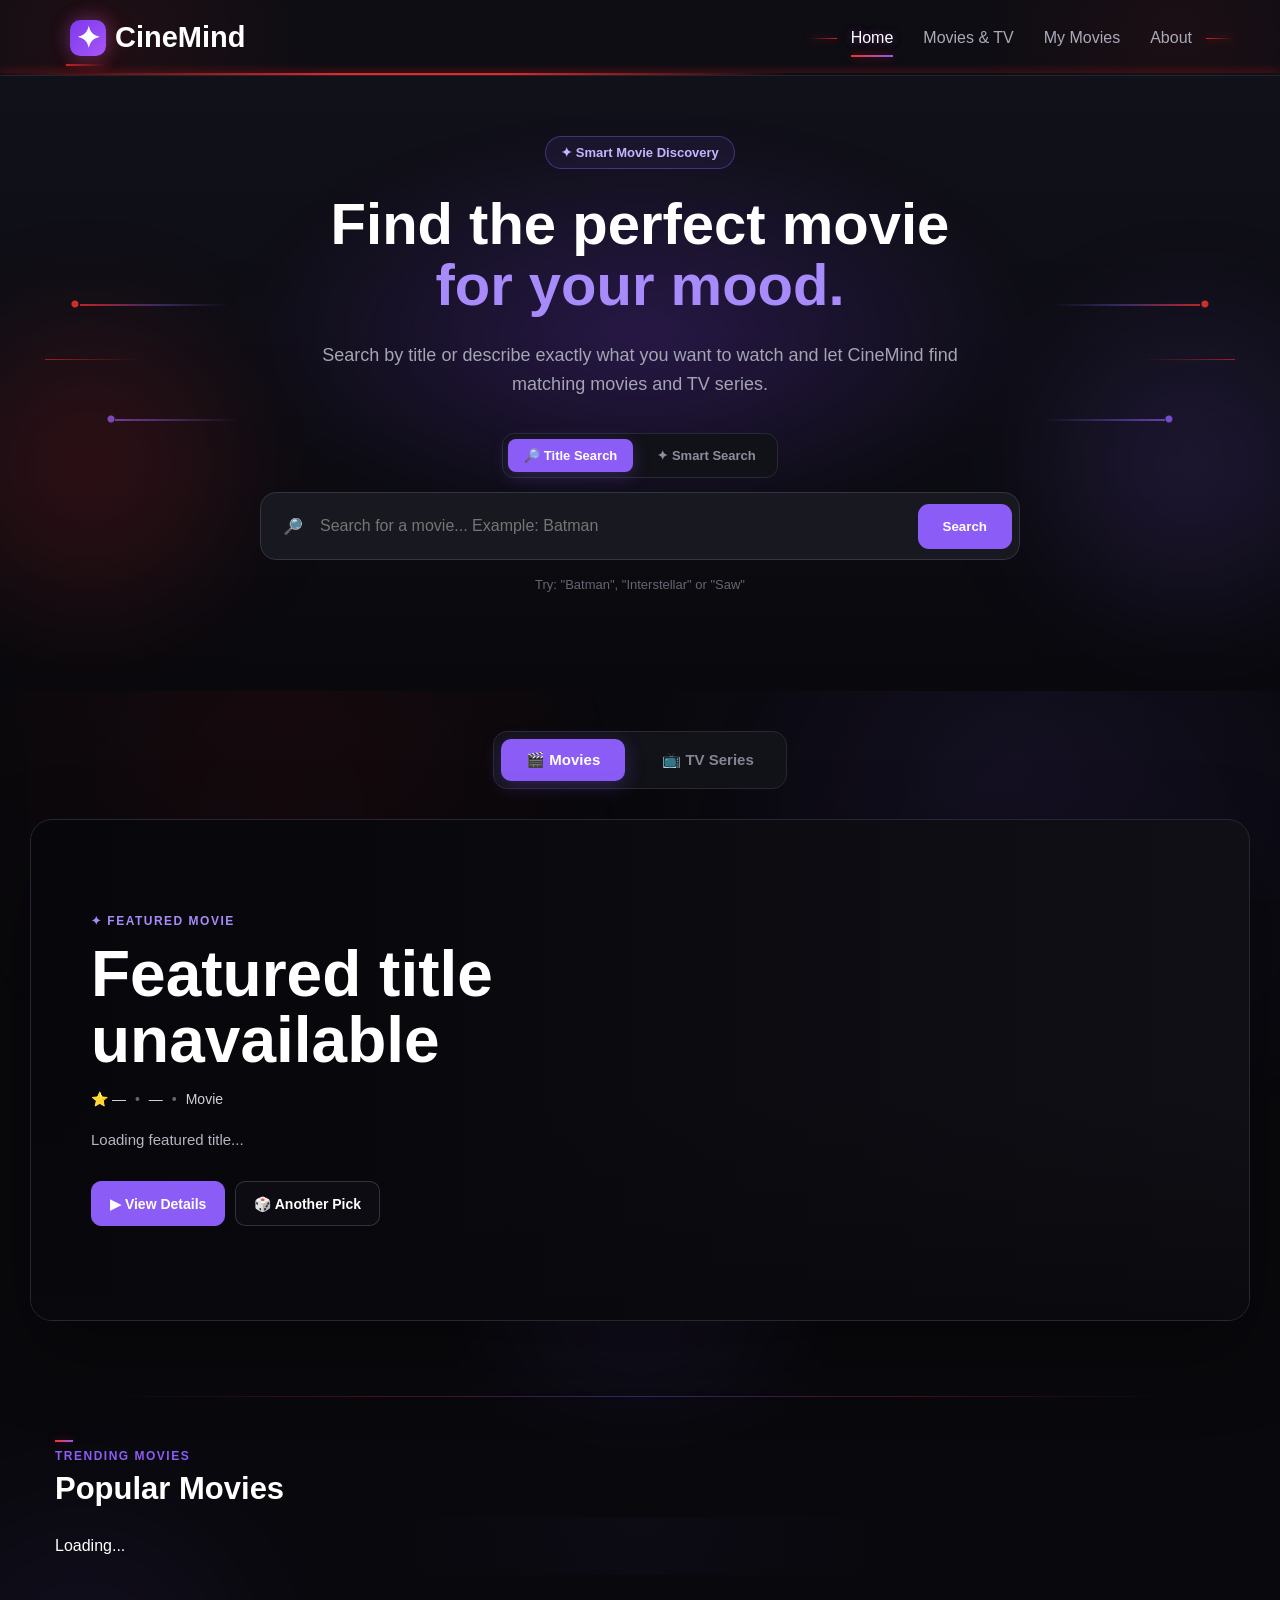
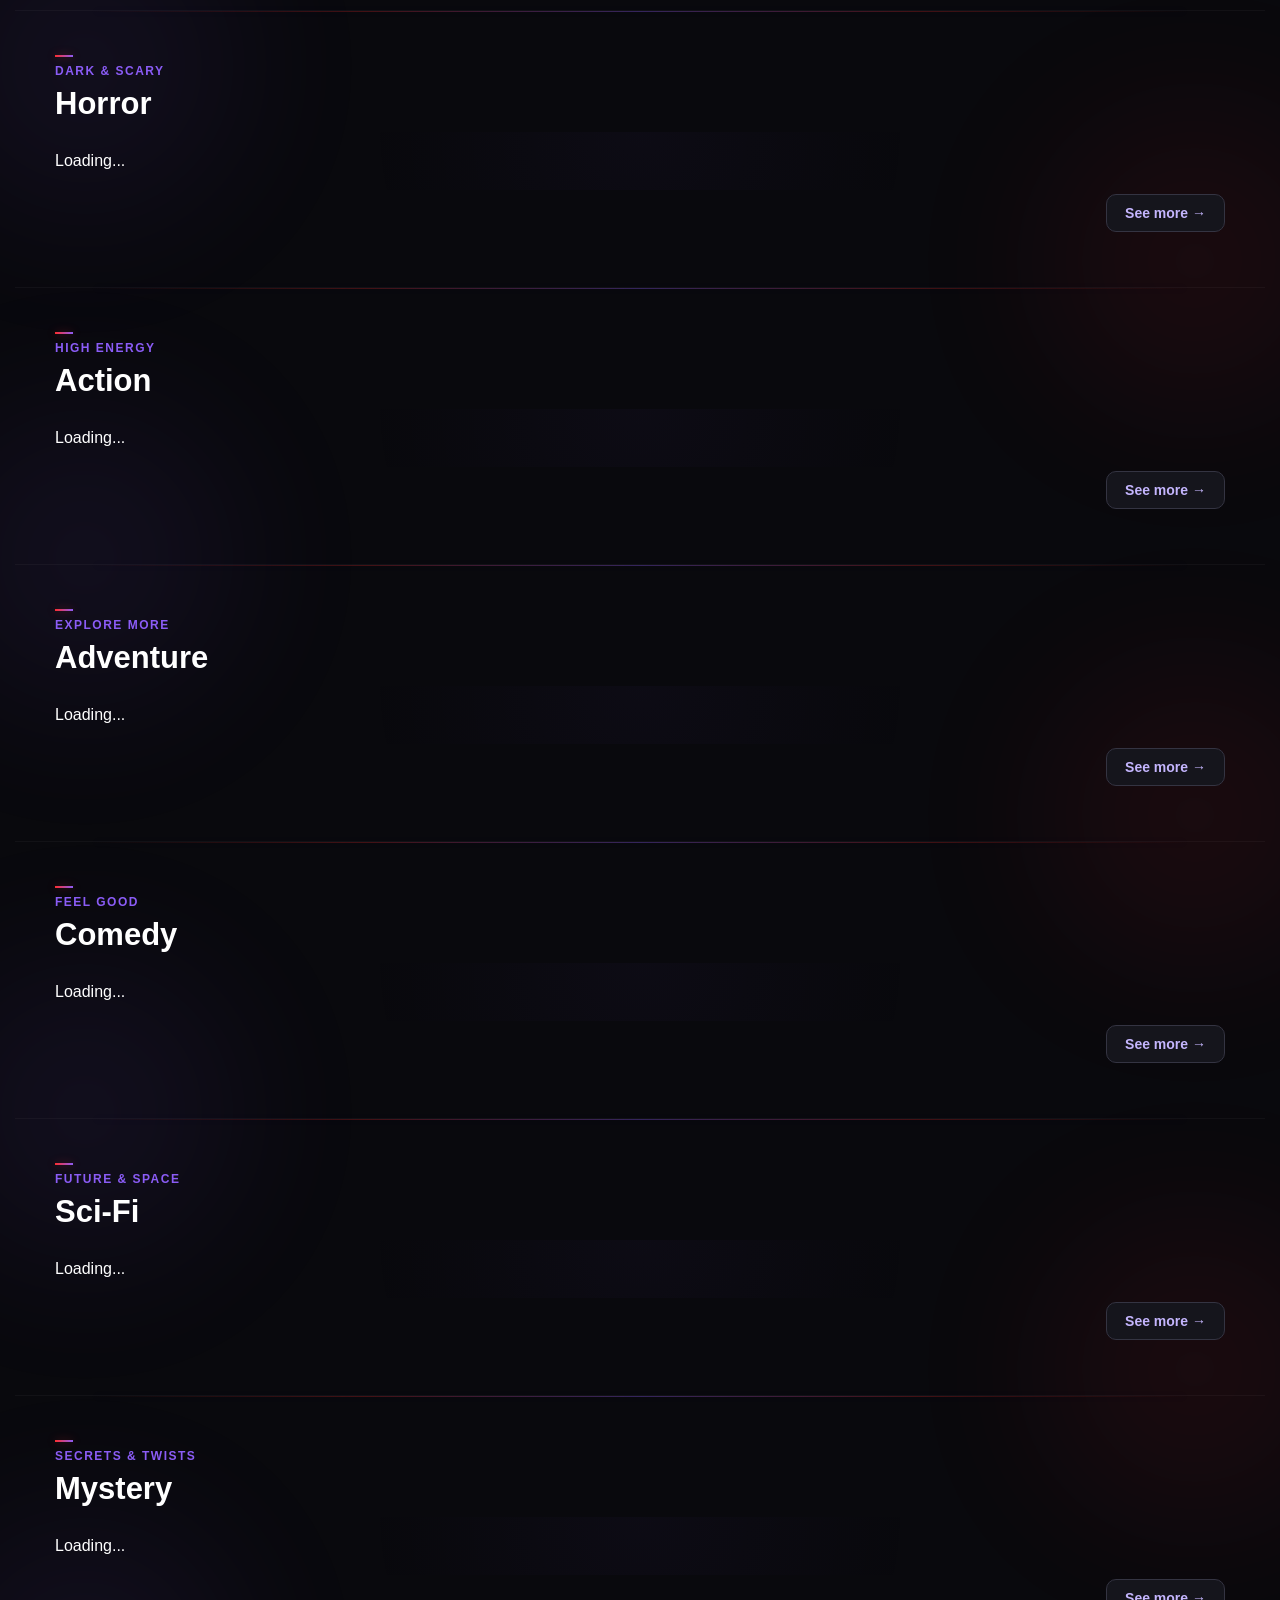
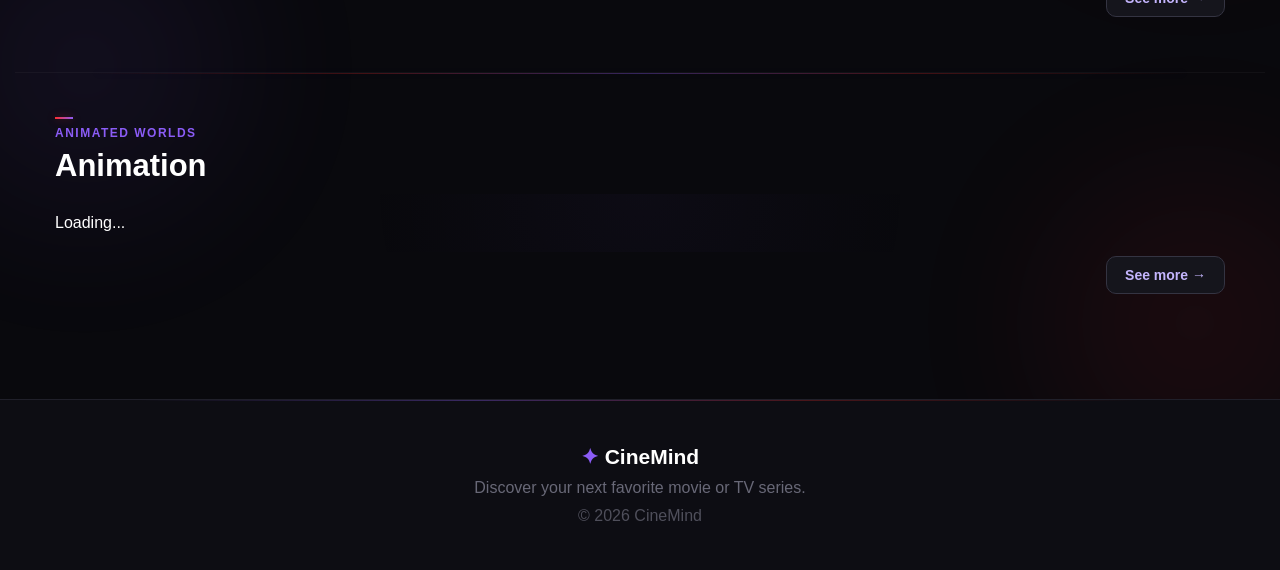
<file: index.html>
<!DOCTYPE html>
<html lang="en">

<head>
    <meta charset="UTF-8">

    <meta
        name="viewport"
        content="width=device-width, initial-scale=1.0"
    >

    <title>CineMind</title>

    <link rel="stylesheet" href="style.css">
    <link rel="stylesheet" href="mobile.css">
    
</head>

<body>

    <header>

        <a
            href="index.html"
            class="logo"
        >
            <span class="logo-icon">✦</span>
            <span>CineMind</span>
        </a>


        <nav>

            <a
                href="index.html"
                class="active-nav"
            >
                Home
            </a>

            <a href="#contentSection">
                Movies & TV
            </a>

            <a href="my-movies.html">
                My Movies
            </a>

            <a href="about.html">
                About
            </a>

        </nav>

    </header>


    <main>

        <!-- HERO -->

        <section class="hero">

            <div class="hero-glow"></div>


            <div class="hero-content">

                <div class="ai-badge">
                    ✦ Smart Movie Discovery
                </div>


                <h1>

                    Find the perfect movie

                    <span>
                        for your mood.
                    </span>

                </h1>


                <p>
                    Search by title or describe exactly what
                    you want to watch and let CineMind find
                    matching movies and TV series.
                </p>


                <div class="search-mode-switch">

                    <button
                        id="titleSearchMode"
                        class="search-mode-button active"
                    >
                        🔎 Title Search
                    </button>


                    <button
                        id="smartSearchMode"
                        class="search-mode-button"
                    >
                        ✦ Smart Search
                    </button>

                </div>


                <div class="search-box">

                    <span class="search-icon">
                        🔎
                    </span>


                    <input
                        id="movieSearchInput"
                        type="text"
                        placeholder="Search for a movie..."
                    >


                    <button id="movieSearchButton">
                        Search
                    </button>

                </div>


                <p
                    class="search-example"
                    id="searchExample"
                >
                    Try: "Batman", "Interstellar" or "Saw"
                </p>

            </div>

        </section>


        <!-- SEARCH RESULTS -->

        <section
            class="movies search-results-section"
            id="searchResultsSection"
            style="display: none;"
        >

            <div class="movies-heading">

                <div>

                    <p
                        class="section-label"
                        id="searchResultLabel"
                    >
                        SEARCH RESULTS
                    </p>

                    <h2 id="searchResultsTitle">
                        Results
                    </h2>

                </div>


                <div class="search-result-actions">

                    <button
                        id="randomPickButton"
                        class="random-pick-button"
                        style="display: none;"
                    >
                        🎲 Pick one for me
                    </button>


                    <button
                        id="clearSearchButton"
                        class="back-to-popular"
                    >
                        ✕ Clear Search
                    </button>

                </div>

            </div>


            <div
                id="smartSearchInfo"
                class="smart-search-info"
                style="display: none;"
            ></div>


            <div
                class="movie-list"
                id="searchResultsList"
            ></div>

        </section>


        <!-- MOVIE / TV SWITCH -->

        <section
            class="content-switch-section"
            id="contentSection"
        >

            <div class="content-switch">

                <button
                    id="moviesModeButton"
                    class="content-switch-button active"
                >
                    🎬 Movies
                </button>


                <button
                    id="tvModeButton"
                    class="content-switch-button"
                >
                    📺 TV Series
                </button>

            </div>

        </section>


        <!-- FEATURED -->

        <section class="featured-wrapper">

            <div
                id="featuredSection"
                class="featured-section"
            >

                <div
                    id="featuredBackdrop"
                    class="featured-background"
                ></div>


                <div class="featured-overlay"></div>


                <div class="featured-content">

                    <p
                        id="featuredLabel"
                        class="featured-label"
                    >
                        ✦ FEATURED MOVIE
                    </p>


                    <h2 id="featuredTitle">
                        Loading...
                    </h2>


                    <div class="featured-meta">

                        <span id="featuredRating">
                            ⭐ —
                        </span>

                        <span class="featured-dot">
                            •
                        </span>

                        <span id="featuredYear">
                            —
                        </span>

                        <span class="featured-dot">
                            •
                        </span>

                        <span id="featuredType">
                            Movie
                        </span>

                    </div>


                    <p
                        id="featuredOverview"
                        class="featured-overview"
                    >
                        Loading featured title...
                    </p>


                    <div class="featured-buttons">

                        <a
                            id="featuredDetailsButton"
                            href="#"
                            class="featured-main-button"
                        >
                            ▶ View Details
                        </a>


                        <button
                            id="featuredAnotherButton"
                            class="featured-secondary-button"
                        >
                            🎲 Another Pick
                        </button>

                    </div>

                </div>

            </div>

        </section>


        <!-- POPULAR -->

        <section class="movies genre-section">

            <div class="movies-heading">

                <div>

                    <p
                        class="section-label"
                        id="popularLabel"
                    >
                        TRENDING MOVIES
                    </p>

                    <h2 id="popularTitle">
                        Popular Movies
                    </h2>

                </div>

            </div>


            <div
                class="movie-list"
                id="popularMovies"
            >
                <p>Loading...</p>
            </div>

        </section>


        <!-- CATEGORY 1 -->

        <section class="movies genre-section">

            <div class="movies-heading">

                <div>
                    <p
                        class="section-label"
                        id="category1Label"
                    >
                        DARK & SCARY
                    </p>

                    <h2 id="category1Title">
                        Horror
                    </h2>
                </div>

            </div>


            <div
                class="movie-list"
                id="category1Movies"
            ></div>


            <div class="see-more-container">

                <a
                    id="category1More"
                    href="#"
                    class="see-more-button"
                >
                    See more →
                </a>

            </div>

        </section>


        <!-- CATEGORY 2 -->

        <section class="movies genre-section">

            <div class="movies-heading">

                <div>
                    <p
                        class="section-label"
                        id="category2Label"
                    >
                        HIGH ENERGY
                    </p>

                    <h2 id="category2Title">
                        Action
                    </h2>
                </div>

            </div>


            <div
                class="movie-list"
                id="category2Movies"
            ></div>


            <div class="see-more-container">

                <a
                    id="category2More"
                    href="#"
                    class="see-more-button"
                >
                    See more →
                </a>

            </div>

        </section>


        <!-- CATEGORY 3 -->

        <section class="movies genre-section">

            <div class="movies-heading">

                <div>
                    <p
                        class="section-label"
                        id="category3Label"
                    >
                        EXPLORE MORE
                    </p>

                    <h2 id="category3Title">
                        Adventure
                    </h2>
                </div>

            </div>


            <div
                class="movie-list"
                id="category3Movies"
            ></div>


            <div class="see-more-container">

                <a
                    id="category3More"
                    href="#"
                    class="see-more-button"
                >
                    See more →
                </a>

            </div>

        </section>


        <!-- CATEGORY 4 -->

        <section class="movies genre-section">

            <div class="movies-heading">

                <div>
                    <p
                        class="section-label"
                        id="category4Label"
                    >
                        FEEL GOOD
                    </p>

                    <h2 id="category4Title">
                        Comedy
                    </h2>
                </div>

            </div>


            <div
                class="movie-list"
                id="category4Movies"
            ></div>


            <div class="see-more-container">

                <a
                    id="category4More"
                    href="#"
                    class="see-more-button"
                >
                    See more →
                </a>

            </div>

        </section>


        <!-- CATEGORY 5 -->

        <section class="movies genre-section">

            <div class="movies-heading">

                <div>
                    <p
                        class="section-label"
                        id="category5Label"
                    >
                        FUTURE & SPACE
                    </p>

                    <h2 id="category5Title">
                        Sci-Fi
                    </h2>
                </div>

            </div>


            <div
                class="movie-list"
                id="category5Movies"
            ></div>


            <div class="see-more-container">

                <a
                    id="category5More"
                    href="#"
                    class="see-more-button"
                >
                    See more →
                </a>

            </div>

        </section>


        <!-- CATEGORY 6 -->

        <section class="movies genre-section">

            <div class="movies-heading">

                <div>
                    <p
                        class="section-label"
                        id="category6Label"
                    >
                        SECRETS & TWISTS
                    </p>

                    <h2 id="category6Title">
                        Mystery
                    </h2>
                </div>

            </div>


            <div
                class="movie-list"
                id="category6Movies"
            ></div>


            <div class="see-more-container">

                <a
                    id="category6More"
                    href="#"
                    class="see-more-button"
                >
                    See more →
                </a>

            </div>

        </section>


        <!-- CATEGORY 7 -->

        <section class="movies genre-section">

            <div class="movies-heading">

                <div>
                    <p
                        class="section-label"
                        id="category7Label"
                    >
                        ANIMATED WORLDS
                    </p>

                    <h2 id="category7Title">
                        Animation
                    </h2>
                </div>

            </div>


            <div
                class="movie-list"
                id="category7Movies"
            ></div>


            <div class="see-more-container">

                <a
                    id="category7More"
                    href="#"
                    class="see-more-button"
                >
                    See more →
                </a>

            </div>

        </section>

    </main>


    <footer>

        <div class="footer-logo">
            <span>✦</span>
            CineMind
        </div>

        <p>
            Discover your next favorite movie or TV series.
        </p>

        <p class="copyright">
            © 2026 CineMind
        </p>

    </footer>


    <script src="config.js"></script>
    <script src="home.js"></script>
    <script src="mobile.js"></script>
    

</body>

</html>
</file>
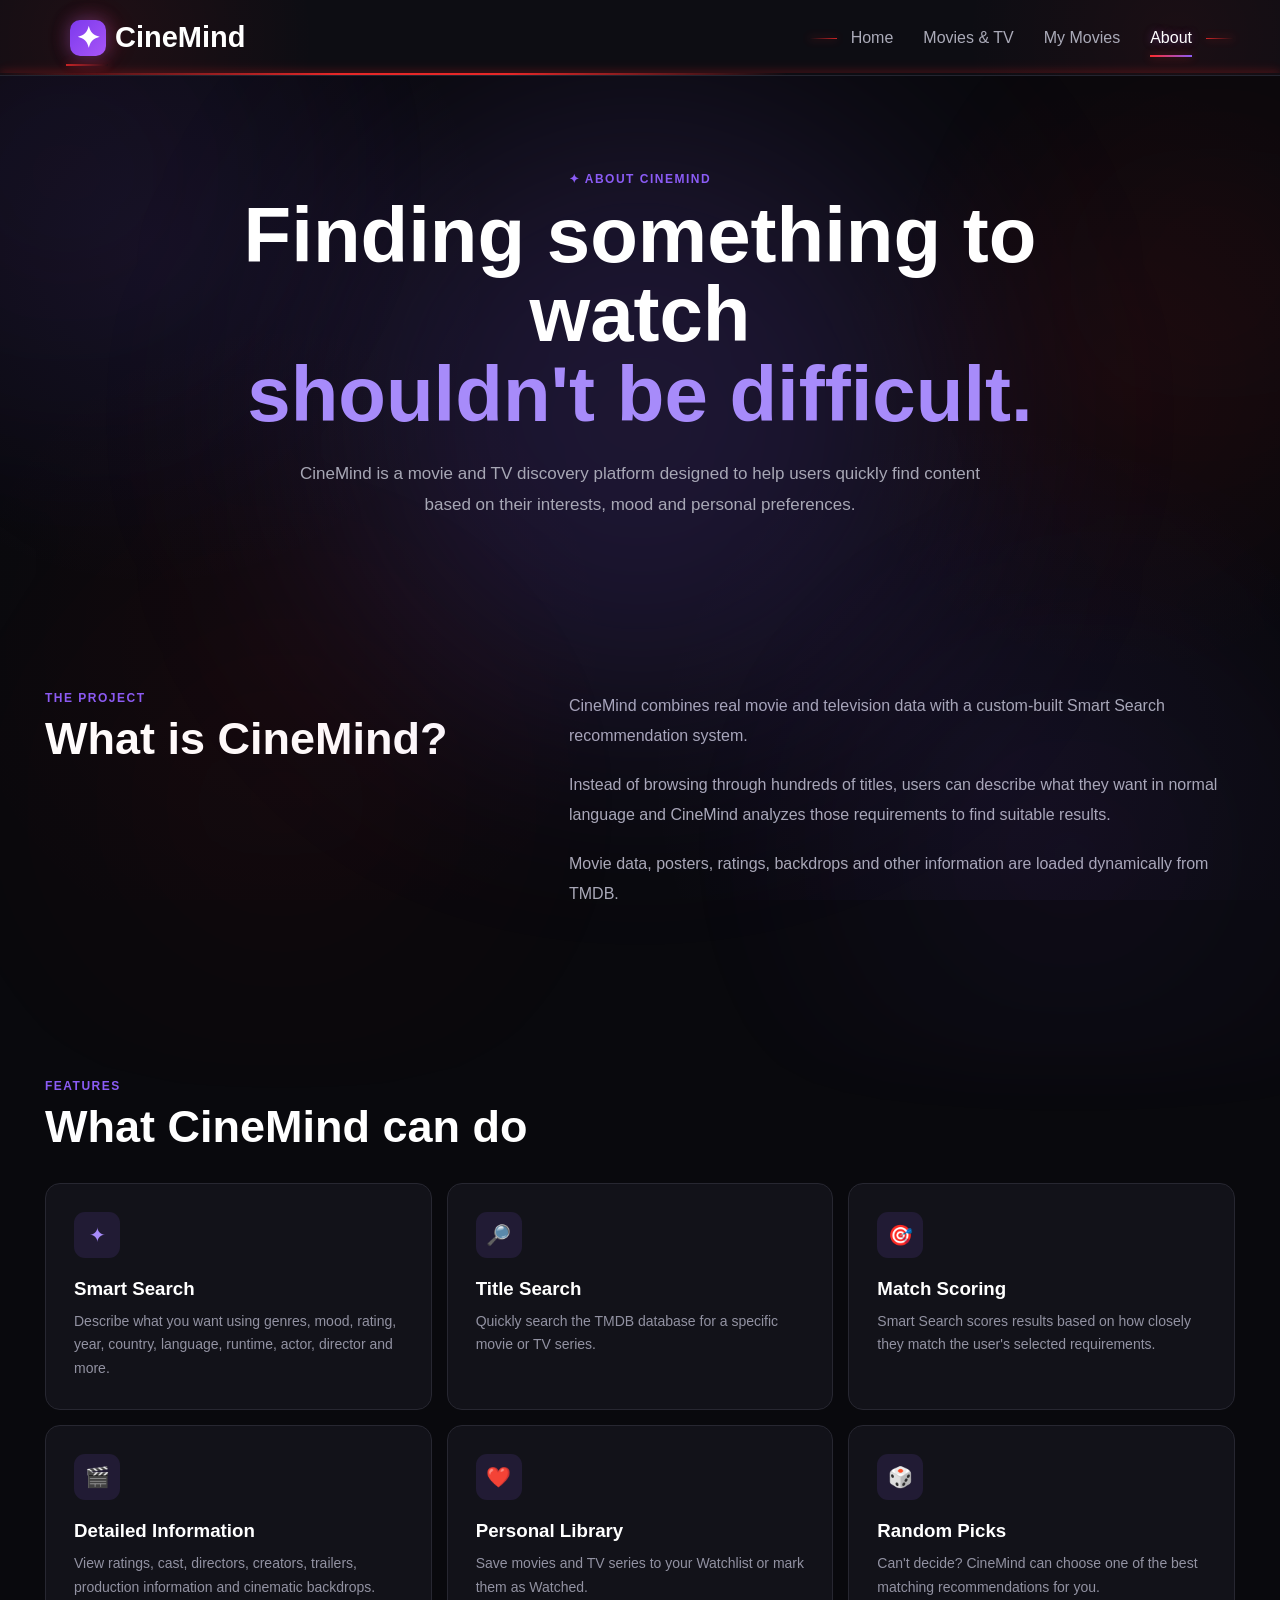
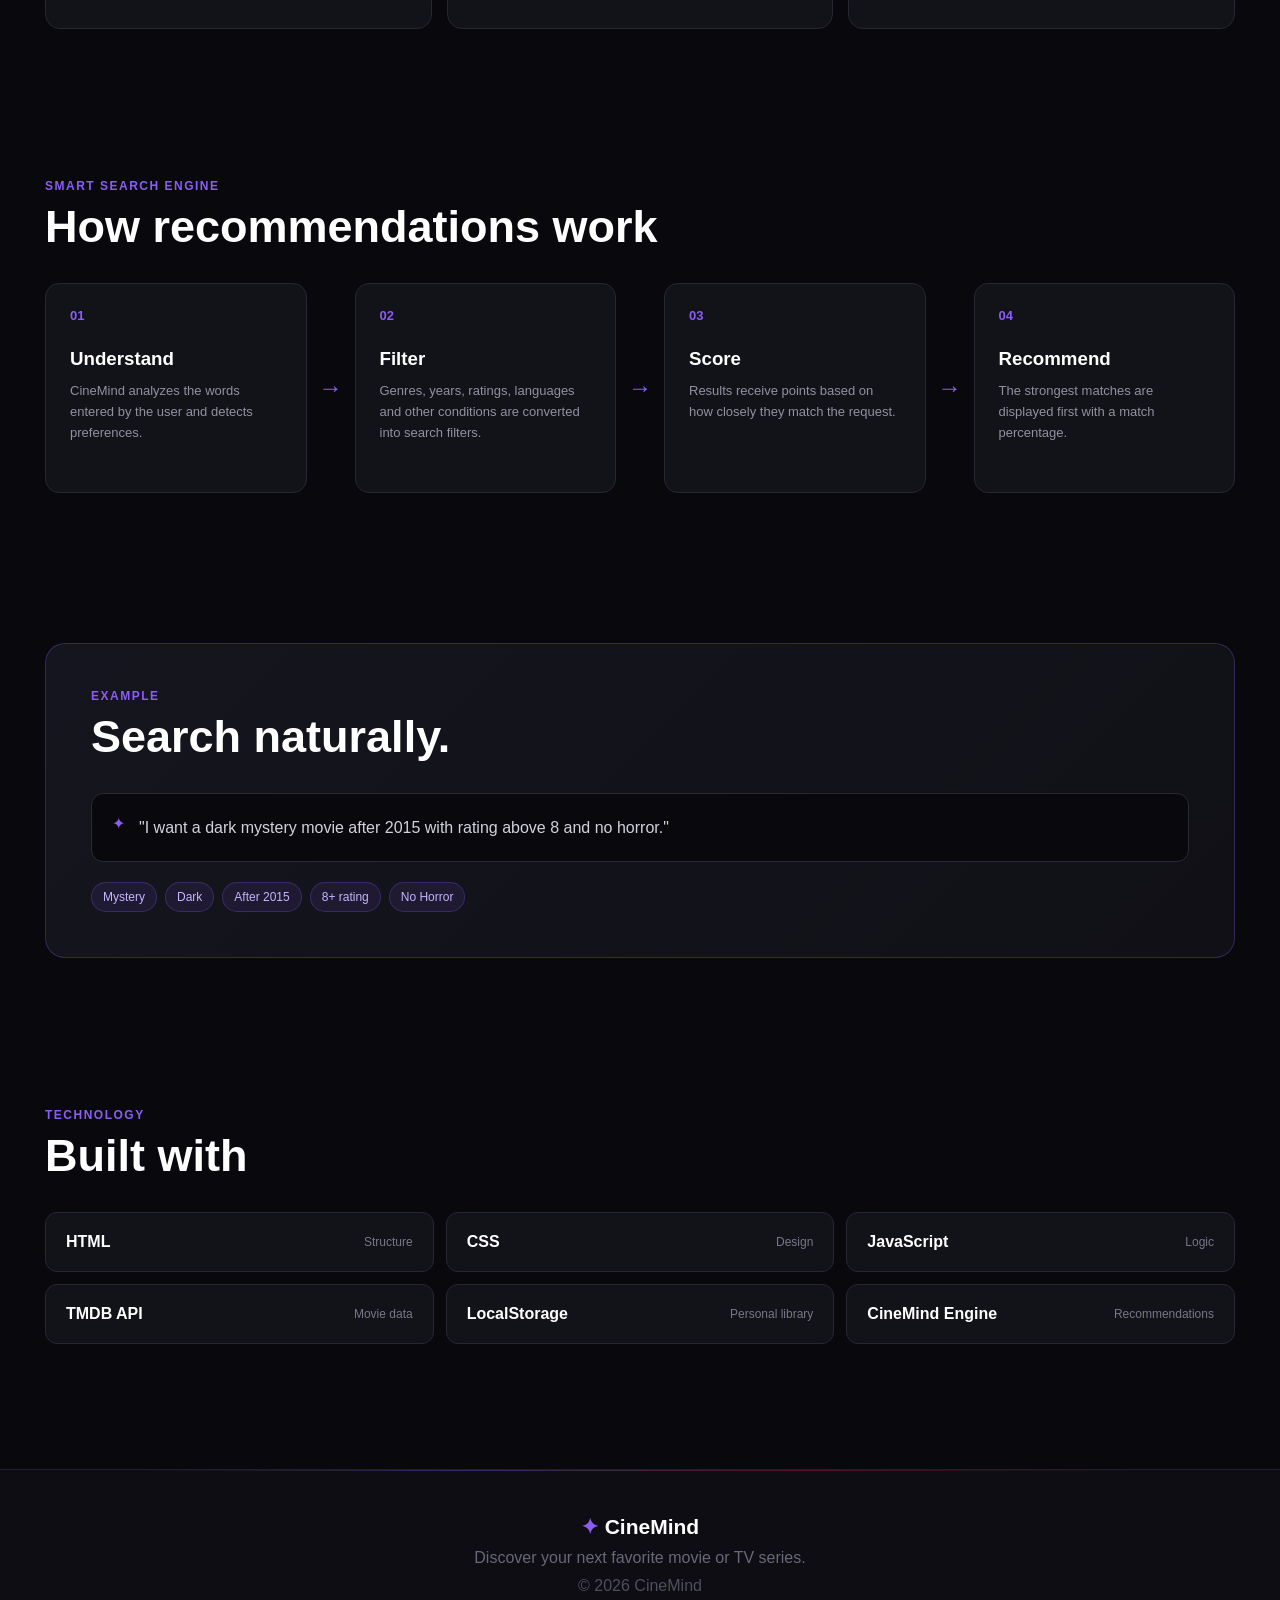
<file: about.html>
<!DOCTYPE html>
<html lang="en">

<head>

    <meta charset="UTF-8">

    <meta
        name="viewport"
        content="width=device-width, initial-scale=1.0"
    >

    <title>About | CineMind</title>

    <link rel="stylesheet" href="style.css">
    <link rel="stylesheet" href="mobile.css">
    

</head>

<body>

    <header>

        <a
            href="index.html"
            class="logo"
        >

            <span class="logo-icon">
                ✦
            </span>

            CineMind

        </a>


        <nav>

            <a href="index.html">
                Home
            </a>

            <a href="index.html#contentSection">
                Movies & TV
            </a>

            <a href="my-movies.html">
                My Movies
            </a>

            <a
                href="about.html"
                class="active-nav"
            >
                About
            </a>

        </nav>

    </header>


    <main class="new-about-page">

       

        <section class="new-about-hero">

            <div class="about-glow"></div>


            <div class="new-about-hero-content">

                <p class="section-label">
                    ✦ ABOUT CINEMIND
                </p>


                <h1>
                    Finding something to watch

                    <span>
                        shouldn't be difficult.
                    </span>
                </h1>


                <p>
                    CineMind is a movie and TV discovery
                    platform designed to help users quickly
                    find content based on their interests,
                    mood and personal preferences.
                </p>

            </div>

        </section>


        
        <section class="about-main-section">

            <div class="about-main-grid">

                <div>

                    <p class="section-label">
                        THE PROJECT
                    </p>

                    <h2>
                        What is CineMind?
                    </h2>

                </div>


                <div class="about-main-text">

                    <p>
                        CineMind combines real movie and
                        television data with a custom-built
                        Smart Search recommendation system.
                    </p>


                    <p>
                        Instead of browsing through hundreds
                        of titles, users can describe what
                        they want in normal language and
                        CineMind analyzes those requirements
                        to find suitable results.
                    </p>


                    <p>
                        Movie data, posters, ratings,
                        backdrops and other information are
                        loaded dynamically from TMDB.
                    </p>

                </div>

            </div>

        </section>


       

        <section class="about-features-section">

            <div class="about-section-heading">

                <p class="section-label">
                    FEATURES
                </p>

                <h2>
                    What CineMind can do
                </h2>

            </div>


            <div class="about-feature-grid">

                <div class="about-feature-card">

                    <div class="about-feature-icon">
                        ✦
                    </div>

                    <h3>
                        Smart Search
                    </h3>

                    <p>
                        Describe what you want using genres,
                        mood, rating, year, country, language,
                        runtime, actor, director and more.
                    </p>

                </div>


                <div class="about-feature-card">

                    <div class="about-feature-icon">
                        🔎
                    </div>

                    <h3>
                        Title Search
                    </h3>

                    <p>
                        Quickly search the TMDB database for
                        a specific movie or TV series.
                    </p>

                </div>


                <div class="about-feature-card">

                    <div class="about-feature-icon">
                        🎯
                    </div>

                    <h3>
                        Match Scoring
                    </h3>

                    <p>
                        Smart Search scores results based on
                        how closely they match the user's
                        selected requirements.
                    </p>

                </div>


                <div class="about-feature-card">

                    <div class="about-feature-icon">
                        🎬
                    </div>

                    <h3>
                        Detailed Information
                    </h3>

                    <p>
                        View ratings, cast, directors,
                        creators, trailers, production
                        information and cinematic backdrops.
                    </p>

                </div>


                <div class="about-feature-card">

                    <div class="about-feature-icon">
                        ❤️
                    </div>

                    <h3>
                        Personal Library
                    </h3>

                    <p>
                        Save movies and TV series to your
                        Watchlist or mark them as Watched.
                    </p>

                </div>


                <div class="about-feature-card">

                    <div class="about-feature-icon">
                        🎲
                    </div>

                    <h3>
                        Random Picks
                    </h3>

                    <p>
                        Can't decide? CineMind can choose one
                        of the best matching recommendations
                        for you.
                    </p>

                </div>

            </div>

        </section>


        

        <section class="about-engine-section">

            <div class="about-section-heading">

                <p class="section-label">
                    SMART SEARCH ENGINE
                </p>

                <h2>
                    How recommendations work
                </h2>

            </div>


            <div class="engine-flow">

                <div class="engine-step">

                    <span class="engine-number">
                        01
                    </span>

                    <h3>
                        Understand
                    </h3>

                    <p>
                        CineMind analyzes the words entered
                        by the user and detects preferences.
                    </p>

                </div>


                <div class="engine-arrow">
                    →
                </div>


                <div class="engine-step">

                    <span class="engine-number">
                        02
                    </span>

                    <h3>
                        Filter
                    </h3>

                    <p>
                        Genres, years, ratings, languages and
                        other conditions are converted into
                        search filters.
                    </p>

                </div>


                <div class="engine-arrow">
                    →
                </div>


                <div class="engine-step">

                    <span class="engine-number">
                        03
                    </span>

                    <h3>
                        Score
                    </h3>

                    <p>
                        Results receive points based on how
                        closely they match the request.
                    </p>

                </div>


                <div class="engine-arrow">
                    →
                </div>


                <div class="engine-step">

                    <span class="engine-number">
                        04
                    </span>

                    <h3>
                        Recommend
                    </h3>

                    <p>
                        The strongest matches are displayed
                        first with a match percentage.
                    </p>

                </div>

            </div>

        </section>


        

        <section class="about-example-section">

            <div class="about-example-card">

                <p class="section-label">
                    EXAMPLE
                </p>


                <h2>
                    Search naturally.
                </h2>


                <div class="about-example-query">

                    <span>
                        ✦
                    </span>

                    <p>
                        "I want a dark mystery movie after
                        2015 with rating above 8 and no
                        horror."
                    </p>

                </div>


                <div class="about-example-result">

                    <span>
                        Mystery
                    </span>

                    <span>
                        Dark
                    </span>

                    <span>
                        After 2015
                    </span>

                    <span>
                        8+ rating
                    </span>

                    <span>
                        No Horror
                    </span>

                </div>

            </div>

        </section>


        

        <section class="about-tech-section">

            <div class="about-section-heading">

                <p class="section-label">
                    TECHNOLOGY
                </p>

                <h2>
                    Built with
                </h2>

            </div>


            <div class="about-tech-grid">

                <div>
                    <strong>HTML</strong>
                    <span>Structure</span>
                </div>


                <div>
                    <strong>CSS</strong>
                    <span>Design</span>
                </div>


                <div>
                    <strong>JavaScript</strong>
                    <span>Logic</span>
                </div>


                <div>
                    <strong>TMDB API</strong>
                    <span>Movie data</span>
                </div>


                <div>
                    <strong>LocalStorage</strong>
                    <span>Personal library</span>
                </div>


                <div>
                    <strong>CineMind Engine</strong>
                    <span>Recommendations</span>
                </div>

            </div>

        </section>

    </main>


    <footer>

        <div class="footer-logo">

            <span>✦</span>

            CineMind

        </div>


        <p>
            Discover your next favorite movie or TV series.
        </p>


        <p class="copyright">
            © 2026 CineMind
        </p>

    </footer>
    <script src="mobile.js"></script>


    

</body>

</html>
</file>
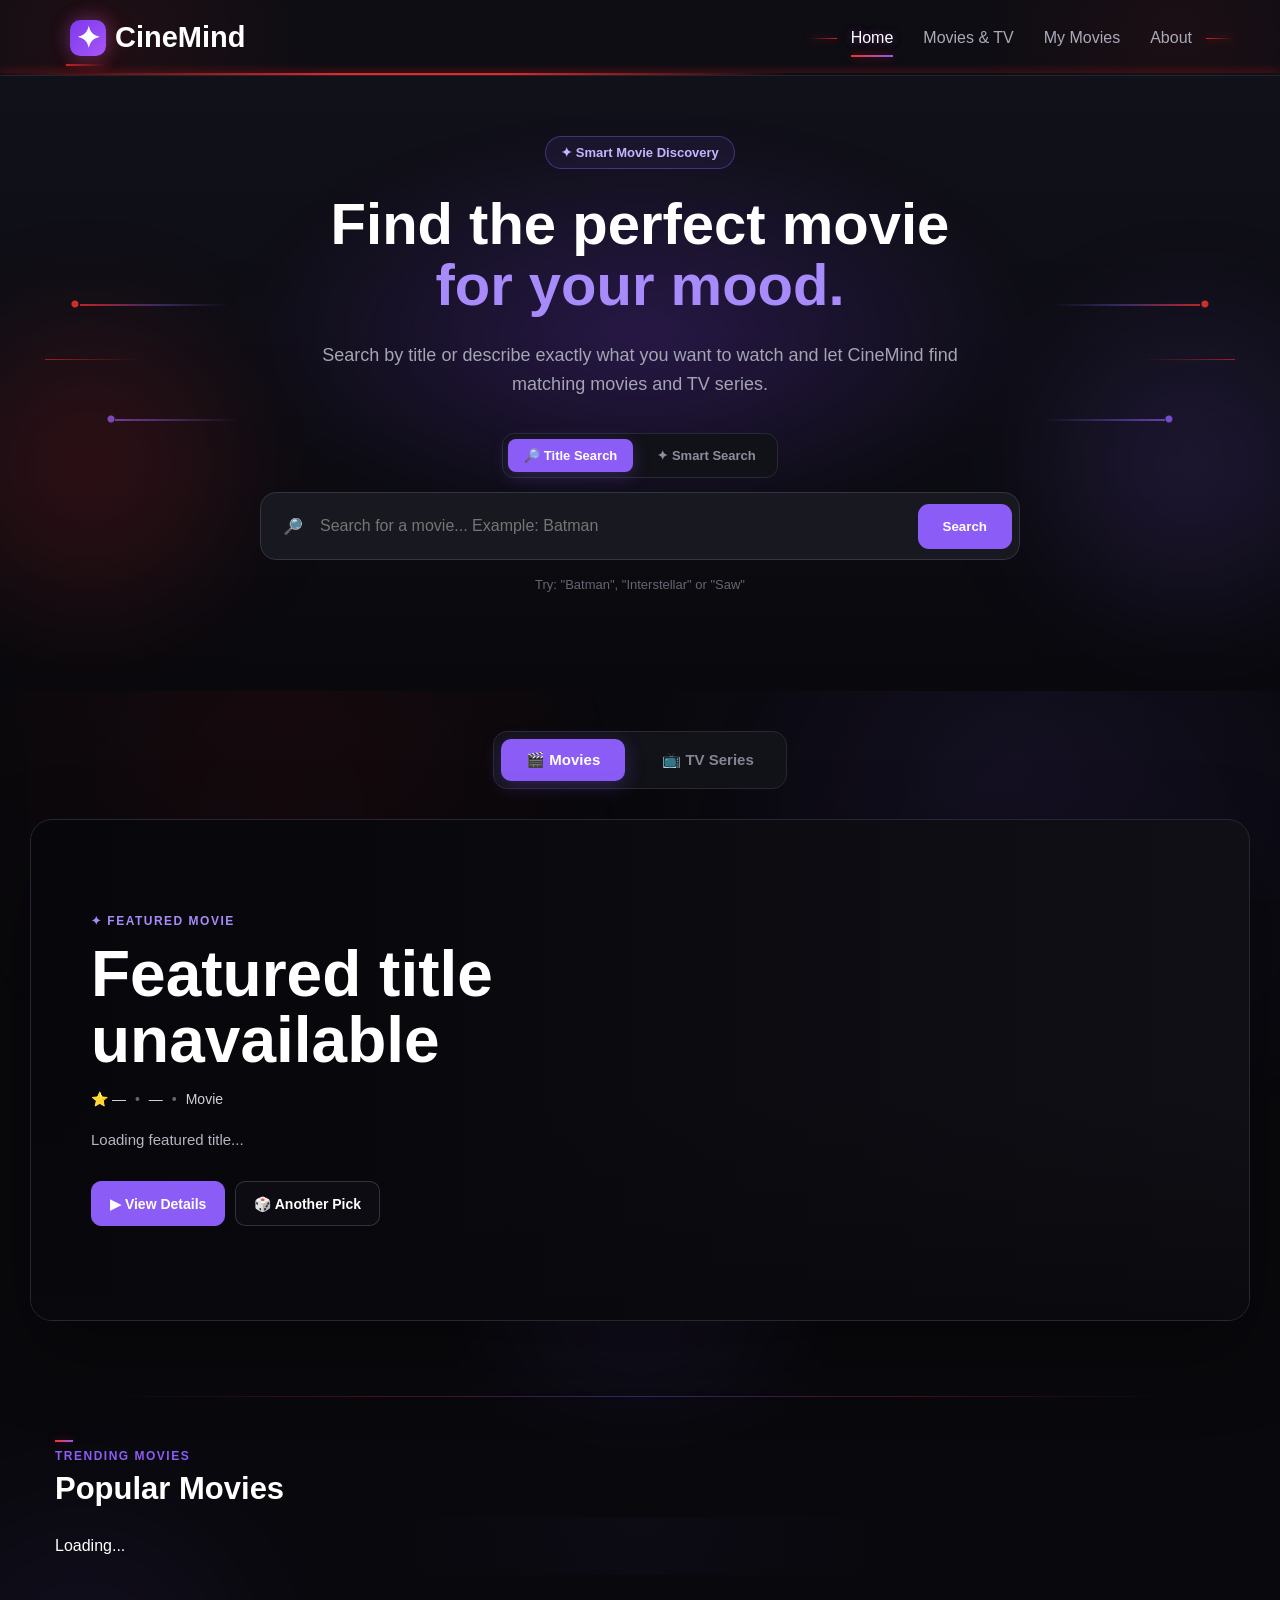
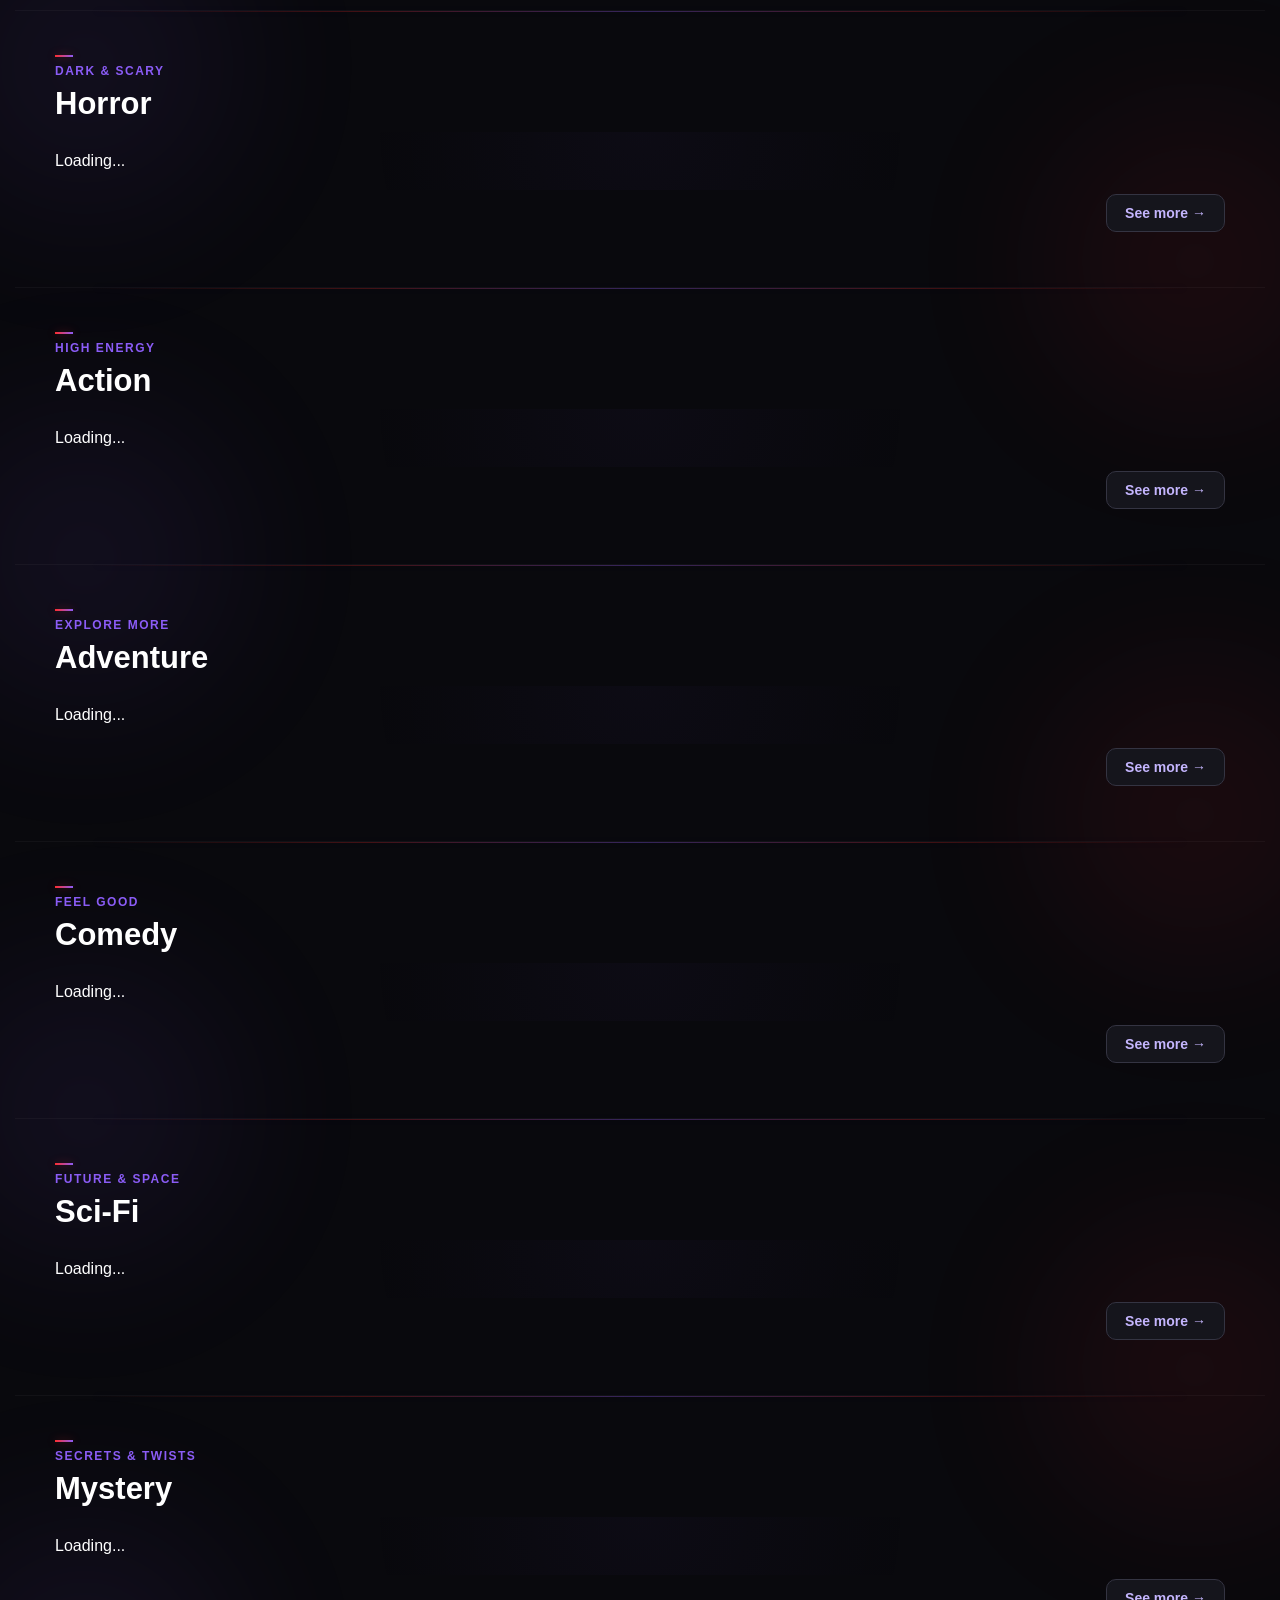
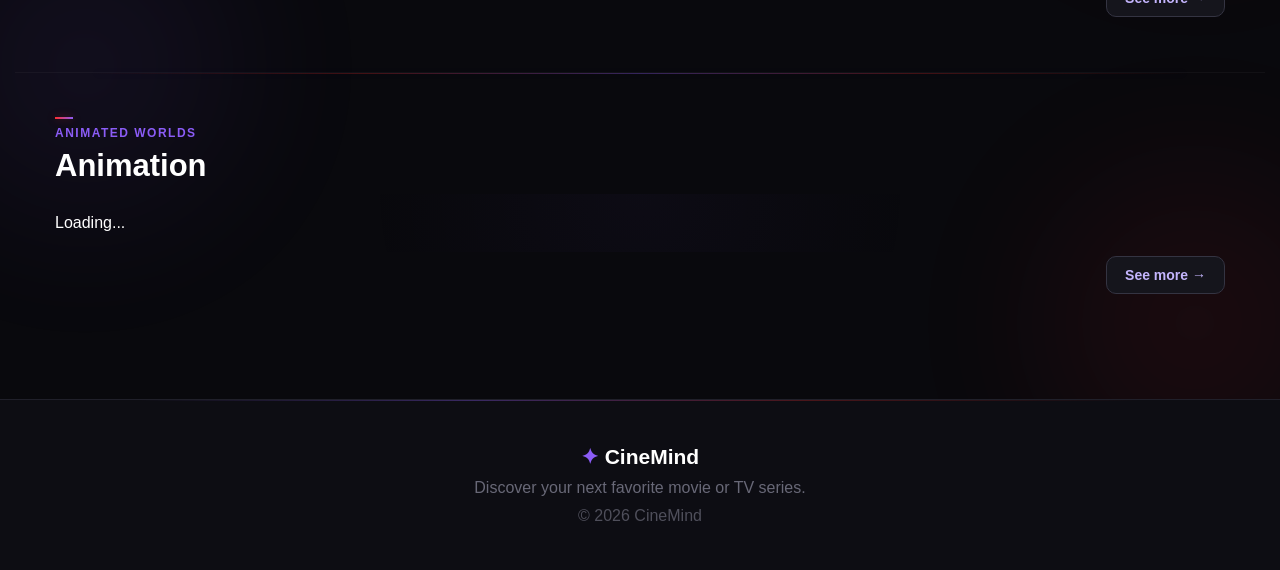
<file: genre.html>
<!DOCTYPE html>
<html lang="en">

<head>

    <meta charset="UTF-8">

    <meta
        name="viewport"
        content="width=device-width, initial-scale=1.0"
    >

    <title>Movie Genre | CineMind</title>

    <link rel="stylesheet" href="style.css">
    <link rel="stylesheet" href="mobile.css">
    

</head>

<body>

    <header>

        <a
            href="index.html"
            class="logo"
        >
            <span class="logo-icon">
                ✦
            </span>

            CineMind
        </a>


        <nav>

            <a href="index.html">
                Home
            </a>

            <a href="index.html#contentSection">
                Movies & TV
            </a>

            <a href="my-movies.html">
                My Movies
            </a>

            <a href="about.html">
                About
            </a>

        </nav>

    </header>


    <main>

        <section class="genre-page">

            <div class="genre-page-header">

                <a
                    href="index.html#contentSection"
                    class="back-to-popular"
                >
                    ← Back to Movies
                </a>


                <p class="section-label">
                    MOVIE GENRE
                </p>


                <h1 id="genreTitle">
                    Movies
                </h1>


                <p id="genreDescription">
                    Discover movies from this category.
                </p>

            </div>


            <div
                id="genreMovies"
                class="movie-list genre-page-grid"
            >

                <p>
                    Loading...
                </p>

            </div>

        </section>

    </main>


    <footer>

        <div class="footer-logo">

            <span>✦</span>

            CineMind

        </div>

        <p>
            Discover your next favorite movie or TV series.
        </p>

        <p class="copyright">
            © 2026 CineMind
        </p>

    </footer>


    <script src="config.js"></script>
    <script src="genre.js"></script>
    <script src="mobile.js"></script>
    

</body>

</html>
</file>
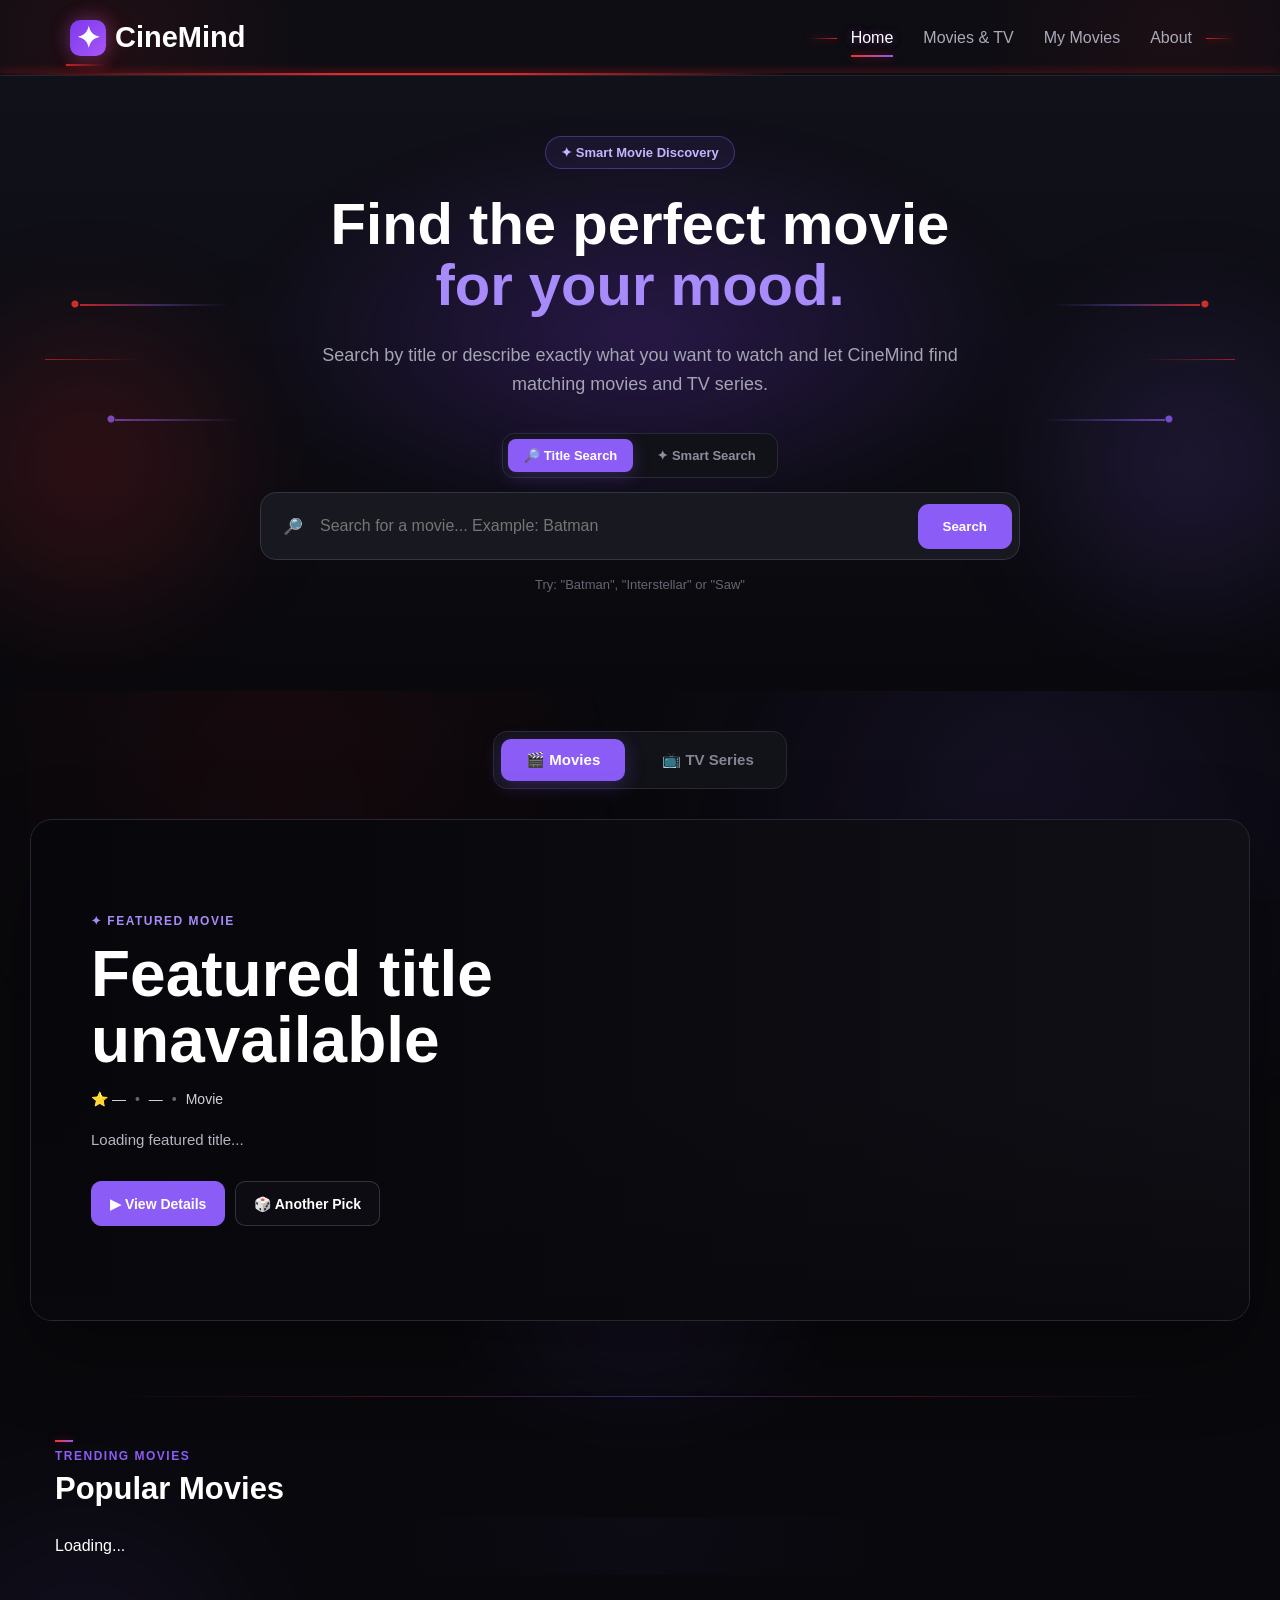
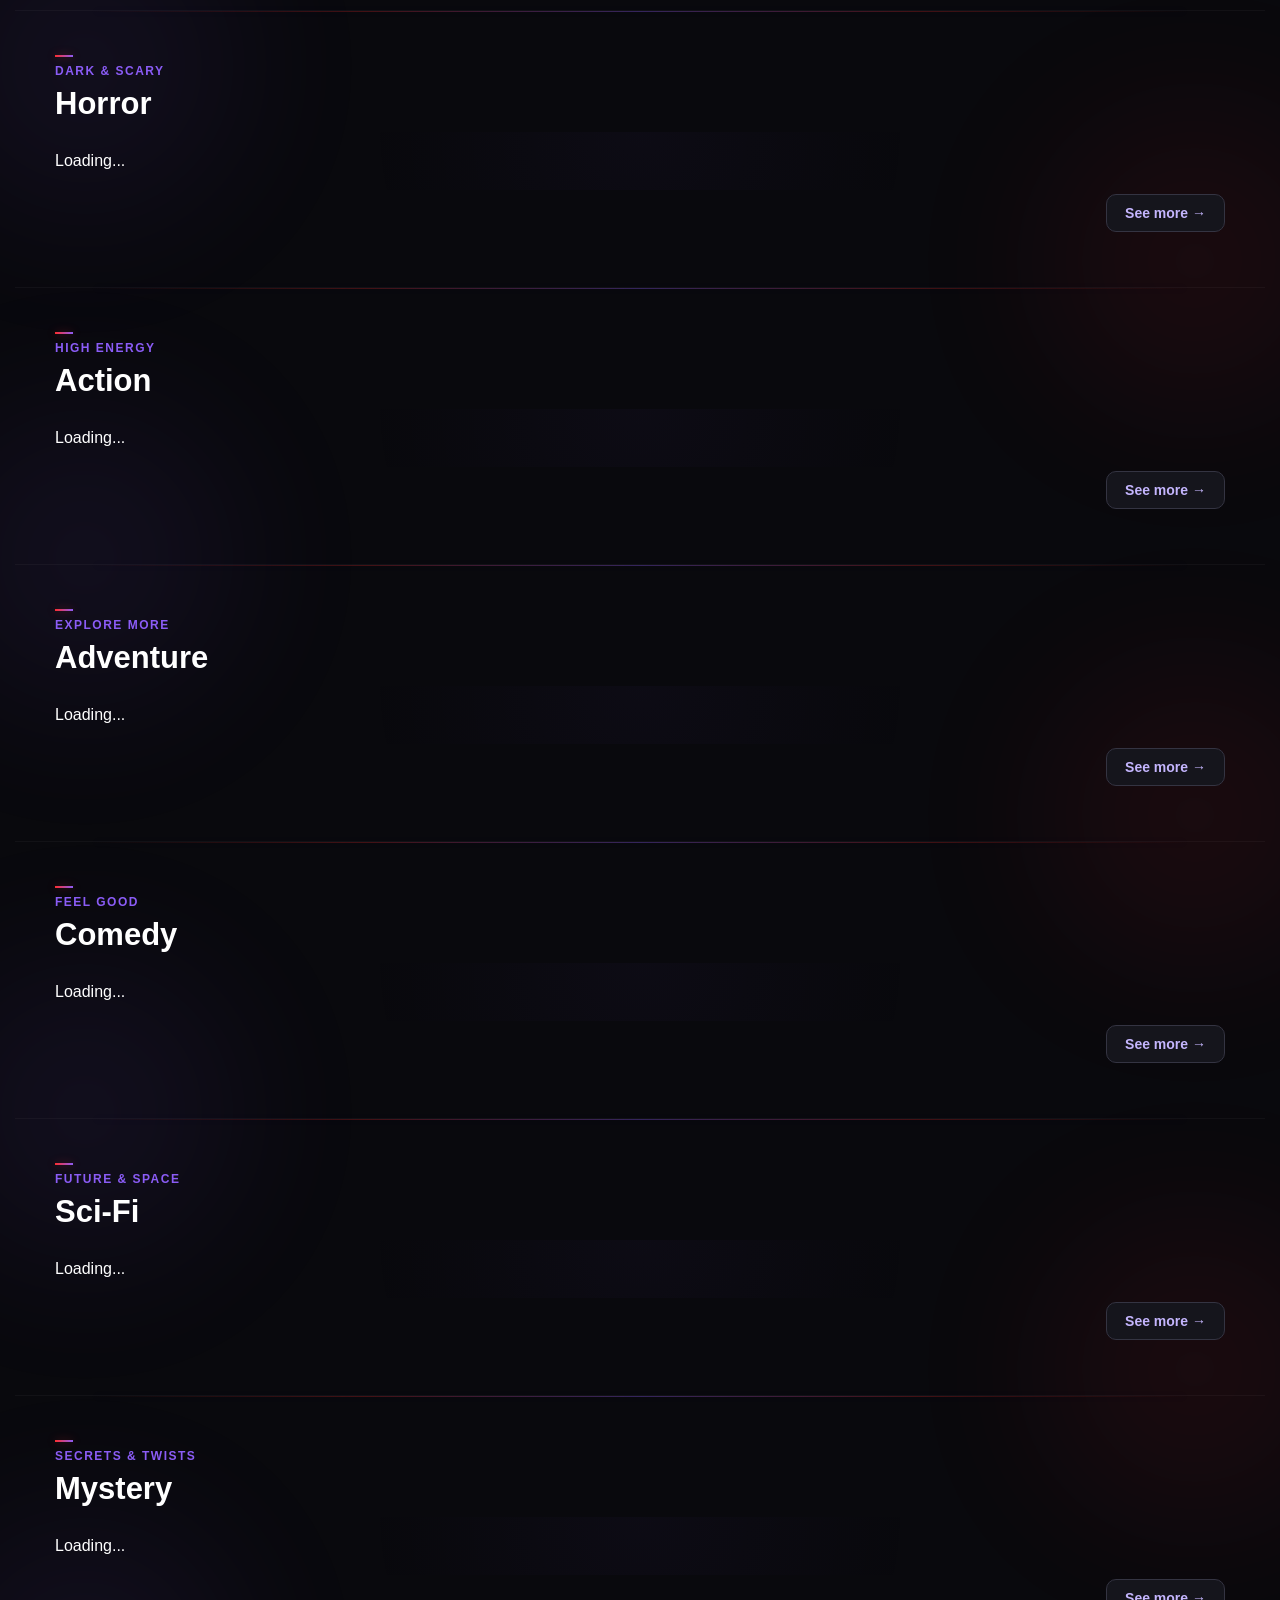
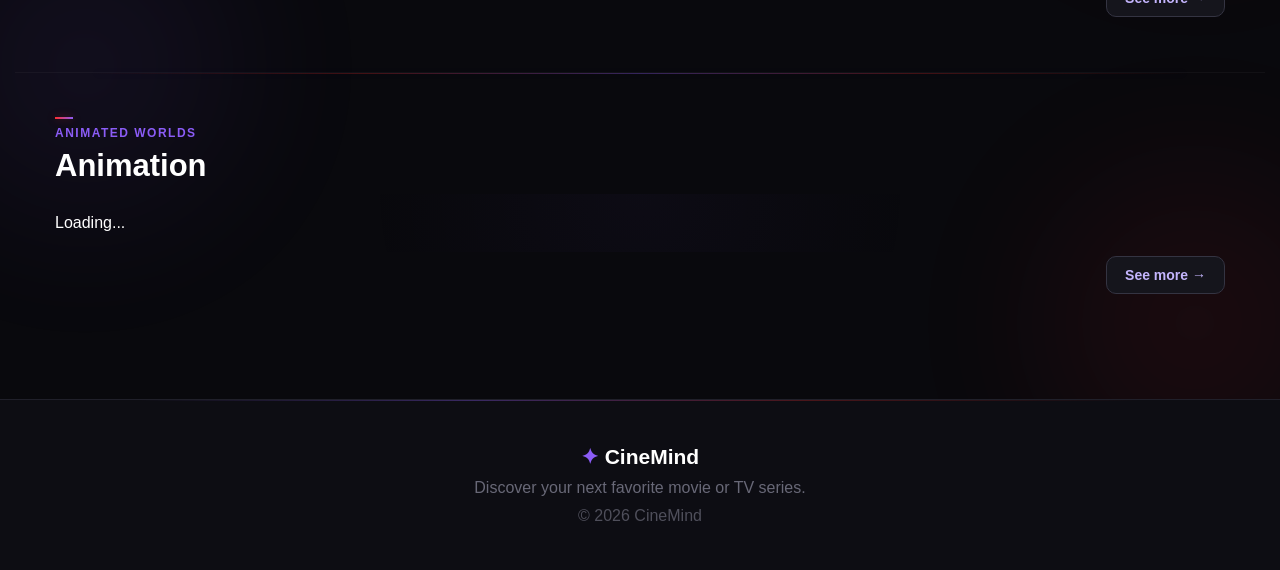
<file: movie.html>
<!DOCTYPE html>
<html lang="en">

<head>
    <meta charset="UTF-8">
    <meta name="viewport" content="width=device-width, initial-scale=1.0">

    <title>Movie | CineMind</title>

    <link rel="stylesheet" href="style.css">
    <link rel="stylesheet" href="mobile.css">
</head>

<body>

    <header>

        <a href="index.html" class="logo">
            <span class="logo-icon">✦</span>
            <span>CineMind</span>
        </a>

        <nav>
            <a href="index.html">Home</a>
            <a href="index.html#movies">Movies</a>
            <a href="my-movies.html">My Movies</a>
            <a href="#">About</a>
        </nav>

    </header>


    <main>

        <section class="movie-details">

            <a href="index.html#movies" class="back-button">
                ← Back to movies
            </a>


            <div class="details-container">

                <img
                    id="moviePoster"
                    class="details-poster"
                    src=""
                    alt="Movie poster"
                >


                <div class="details-info">

                    <h2 id="movieTitle"></h2>


                    <div class="details-meta">

                        <span id="movieYear"></span>

                        <span id="movieGenre"></span>

                        <span
                            id="movieRating"
                            class="rating"
                        ></span>

                    </div>


                    <div class="extra-info">

                        <p>
                            <strong>Director:</strong>
                            <span id="movieDirector"></span>
                        </p>

                        <p>
                            <strong>Runtime:</strong>
                            <span id="movieRuntime"></span>
                        </p>

                        <p>
                            <strong>Country:</strong>
                            <span id="movieCountry"></span>
                        </p>

                        <p>
                            <strong>Cast:</strong>
                            <span id="movieCast"></span>
                        </p>

                    </div>


                    <h3 class="overview-title">
                        Overview
                    </h3>

                    <p
                        id="movieDescription"
                        class="movie-description"
                    ></p>


                    <div class="details-buttons">

                        <button
                            id="watchedButton"
                            class="watched-button"
                        >
                            ✓ Mark as watched
                        </button>


                        <button
                            id="watchlistButton"
                            class="watchlist-button"
                        >
                            + Add to Watchlist
                        </button>


                        <button
                            id="whereToWatchButton"
                            class="watch-button"
                        >
                            ▶ Where to watch
                        </button>


                        <a
                            id="imdbButton"
                            class="imdb-button"
                            href="#"
                            target="_blank"
                        >
                            IMDb
                        </a>

                    </div>


                    <p
                        id="actionMessage"
                        class="action-message"
                    ></p>

                </div>

            </div>

        </section>

    </main>


    <footer>

        <div class="footer-logo">
            <span>✦</span>
            CineMind
        </div>

        <p>
            Discover your next favorite movie.
        </p>

        <p class="copyright">
            © 2026 CineMind
        </p>

    </footer>


    <script src="script.js"></script>
    <script src="mobile.js"></script>

</body>

</html>
</file>
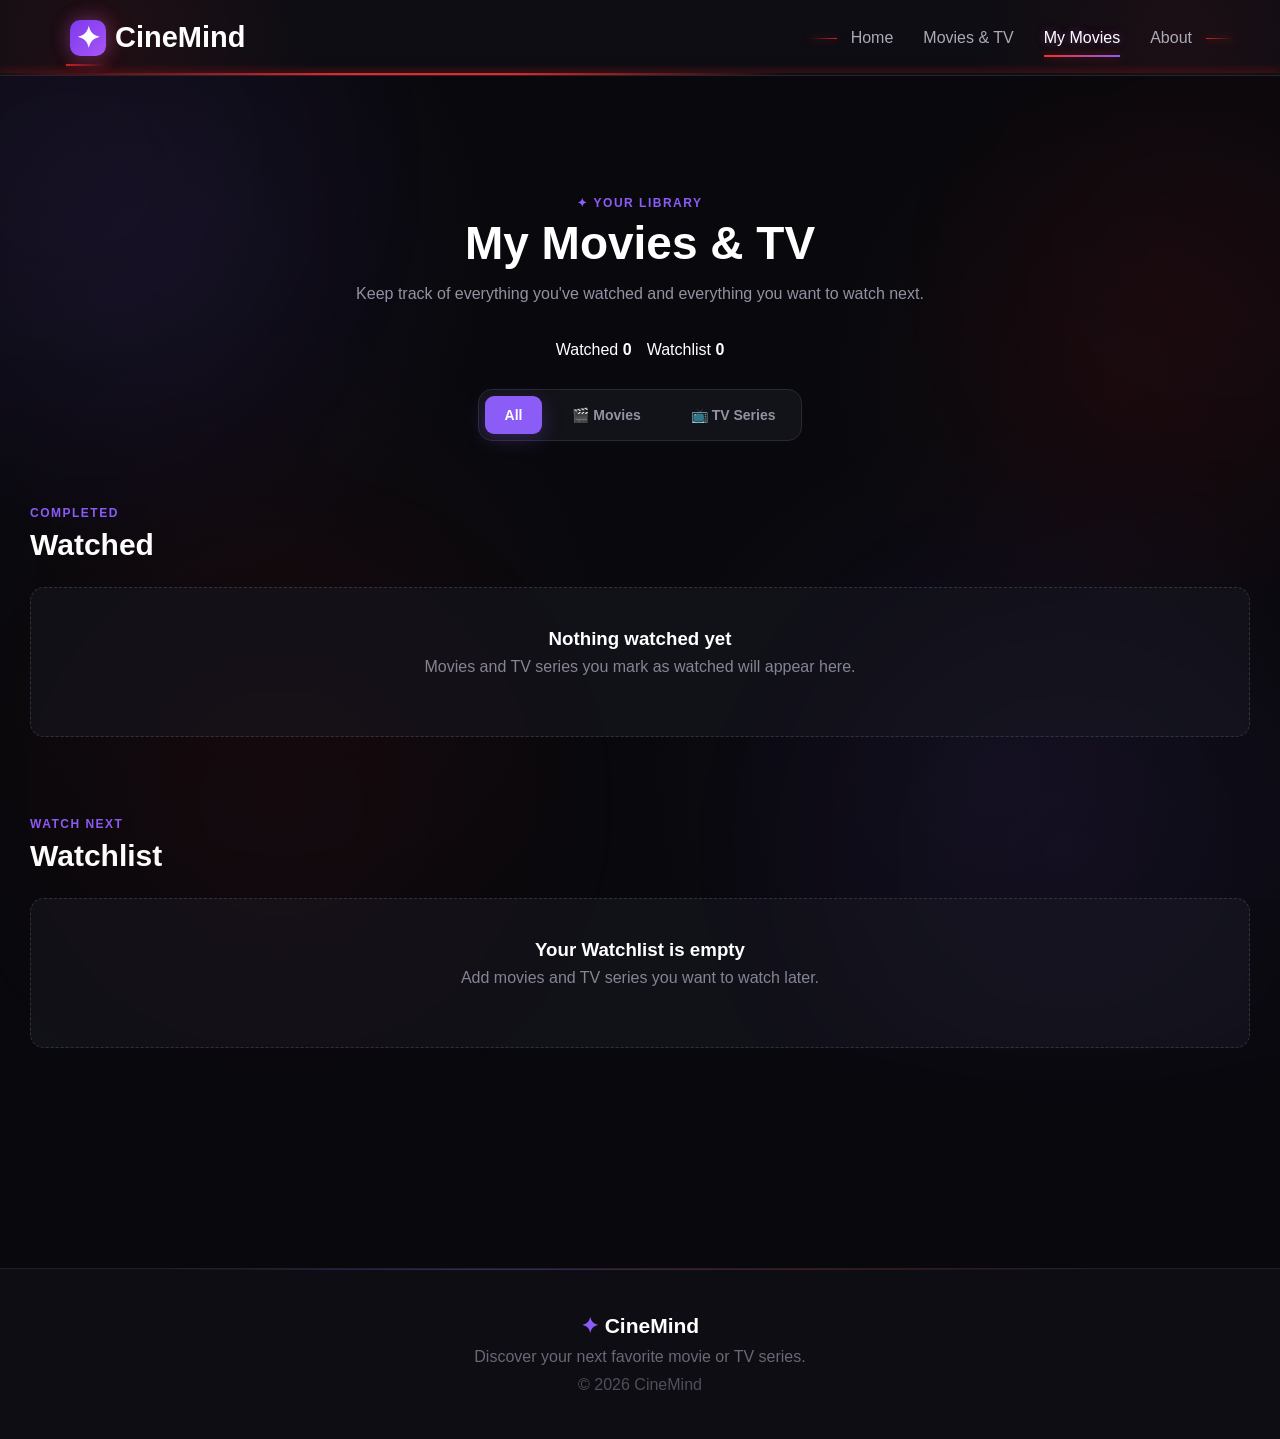
<file: my-movies.html>
<!DOCTYPE html>
<html lang="en">

<head>

    <meta charset="UTF-8">

    <meta
        name="viewport"
        content="width=device-width, initial-scale=1.0"
    >

    <title>My Movies | CineMind</title>

    <link rel="stylesheet" href="style.css">
    <link rel="stylesheet" href="mobile.css">
    

</head>

<body>

    <header>

        <a
            href="index.html"
            class="logo"
        >

            <span class="logo-icon">
                ✦
            </span>

            CineMind

        </a>


        <nav>

            <a href="index.html">
                Home
            </a>

            <a href="index.html#contentSection">
                Movies & TV
            </a>

            <a
                href="my-movies.html"
                class="active-nav"
            >
                My Movies
            </a>

            <a href="about.html">
                About
            </a>

        </nav>

    </header>


    <main class="library-page">

        <section class="library-header">

            <p class="section-label">
                ✦ YOUR LIBRARY
            </p>


            <h1>
                My Movies & TV
            </h1>


            <p>
                Keep track of everything you've watched
                and everything you want to watch next.
            </p>

        </section>


        <section class="library-stats">

            <div class="library-stat-card">

                <span class="library-stat-label">
                    Watched
                </span>

                <strong id="watchedCount">
                    0
                </strong>

            </div>


            <div class="library-stat-card">

                <span class="library-stat-label">
                    Watchlist
                </span>

                <strong id="watchlistCount">
                    0
                </strong>

            </div>

        </section>


        <section class="library-filter-container">

            <button
                class="library-filter-button active"
                data-filter="all"
            >
                All
            </button>


            <button
                class="library-filter-button"
                data-filter="movie"
            >
                🎬 Movies
            </button>


            <button
                class="library-filter-button"
                data-filter="tv"
            >
                📺 TV Series
            </button>

        </section>


        <!-- WATCHED -->

        <section class="library-section">

            <div class="library-section-heading">

                <div>

                    <p class="section-label">
                        COMPLETED
                    </p>

                    <h2>
                        Watched
                    </h2>

                </div>

            </div>


            <div
                id="watchedMoviesList"
                class="library-movie-list"
            ></div>


            <div
                id="noWatchedMovies"
                class="library-empty"
                style="display: none;"
            >

                <h3>
                    Nothing watched yet
                </h3>

                <p>
                    Movies and TV series you mark as watched
                    will appear here.
                </p>

            </div>

        </section>


        <!-- WATCHLIST -->

        <section class="library-section">

            <div class="library-section-heading">

                <div>

                    <p class="section-label">
                        WATCH NEXT
                    </p>

                    <h2>
                        Watchlist
                    </h2>

                </div>

            </div>


            <div
                id="watchlistMoviesList"
                class="library-movie-list"
            ></div>


            <div
                id="noWatchlistMovies"
                class="library-empty"
                style="display: none;"
            >

                <h3>
                    Your Watchlist is empty
                </h3>

                <p>
                    Add movies and TV series you want to
                    watch later.
                </p>

            </div>

        </section>

    </main>


    <footer>

        <div class="footer-logo">

            <span>
                ✦
            </span>

            CineMind

        </div>


        <p>
            Discover your next favorite movie or TV series.
        </p>


        <p class="copyright">
            © 2026 CineMind
        </p>

    </footer>


    <script src="my-movies.js"></script>
    <script src="mobile.js"></script>
    

</body>

</html>
</file>
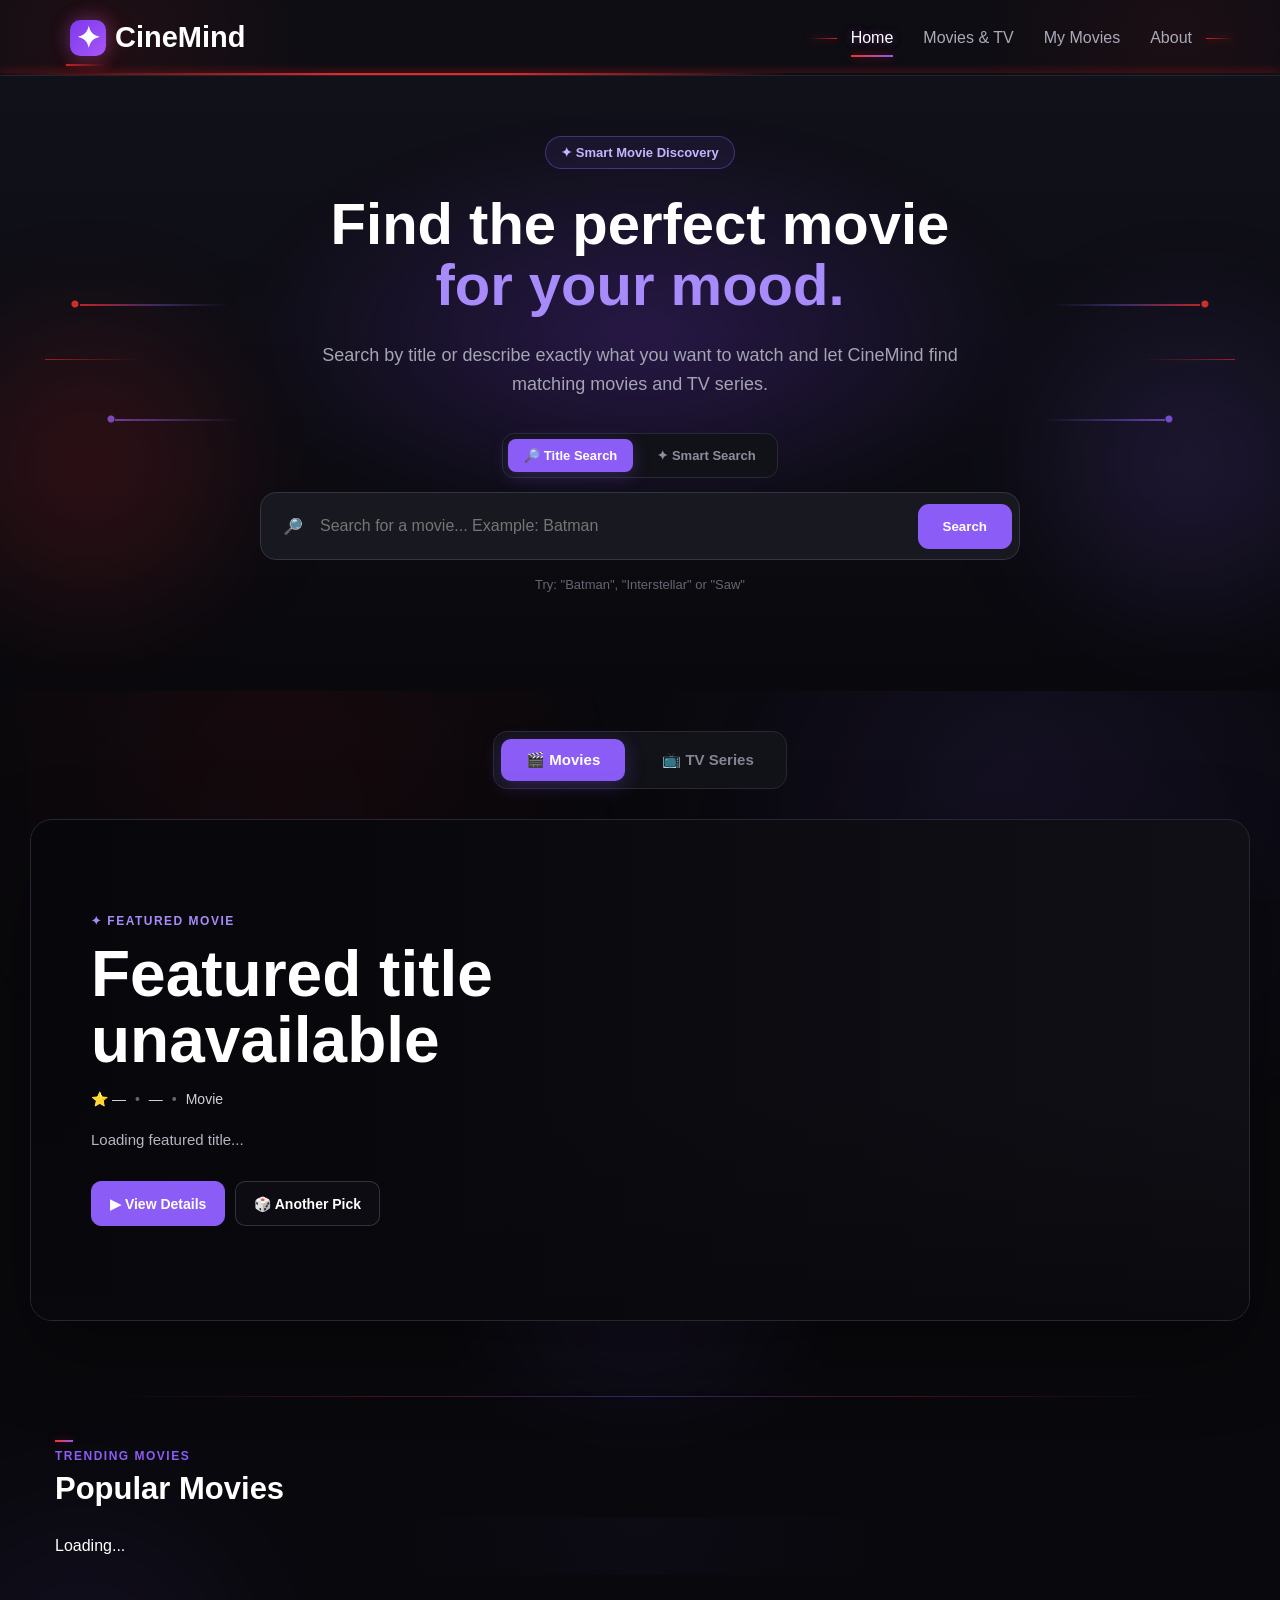
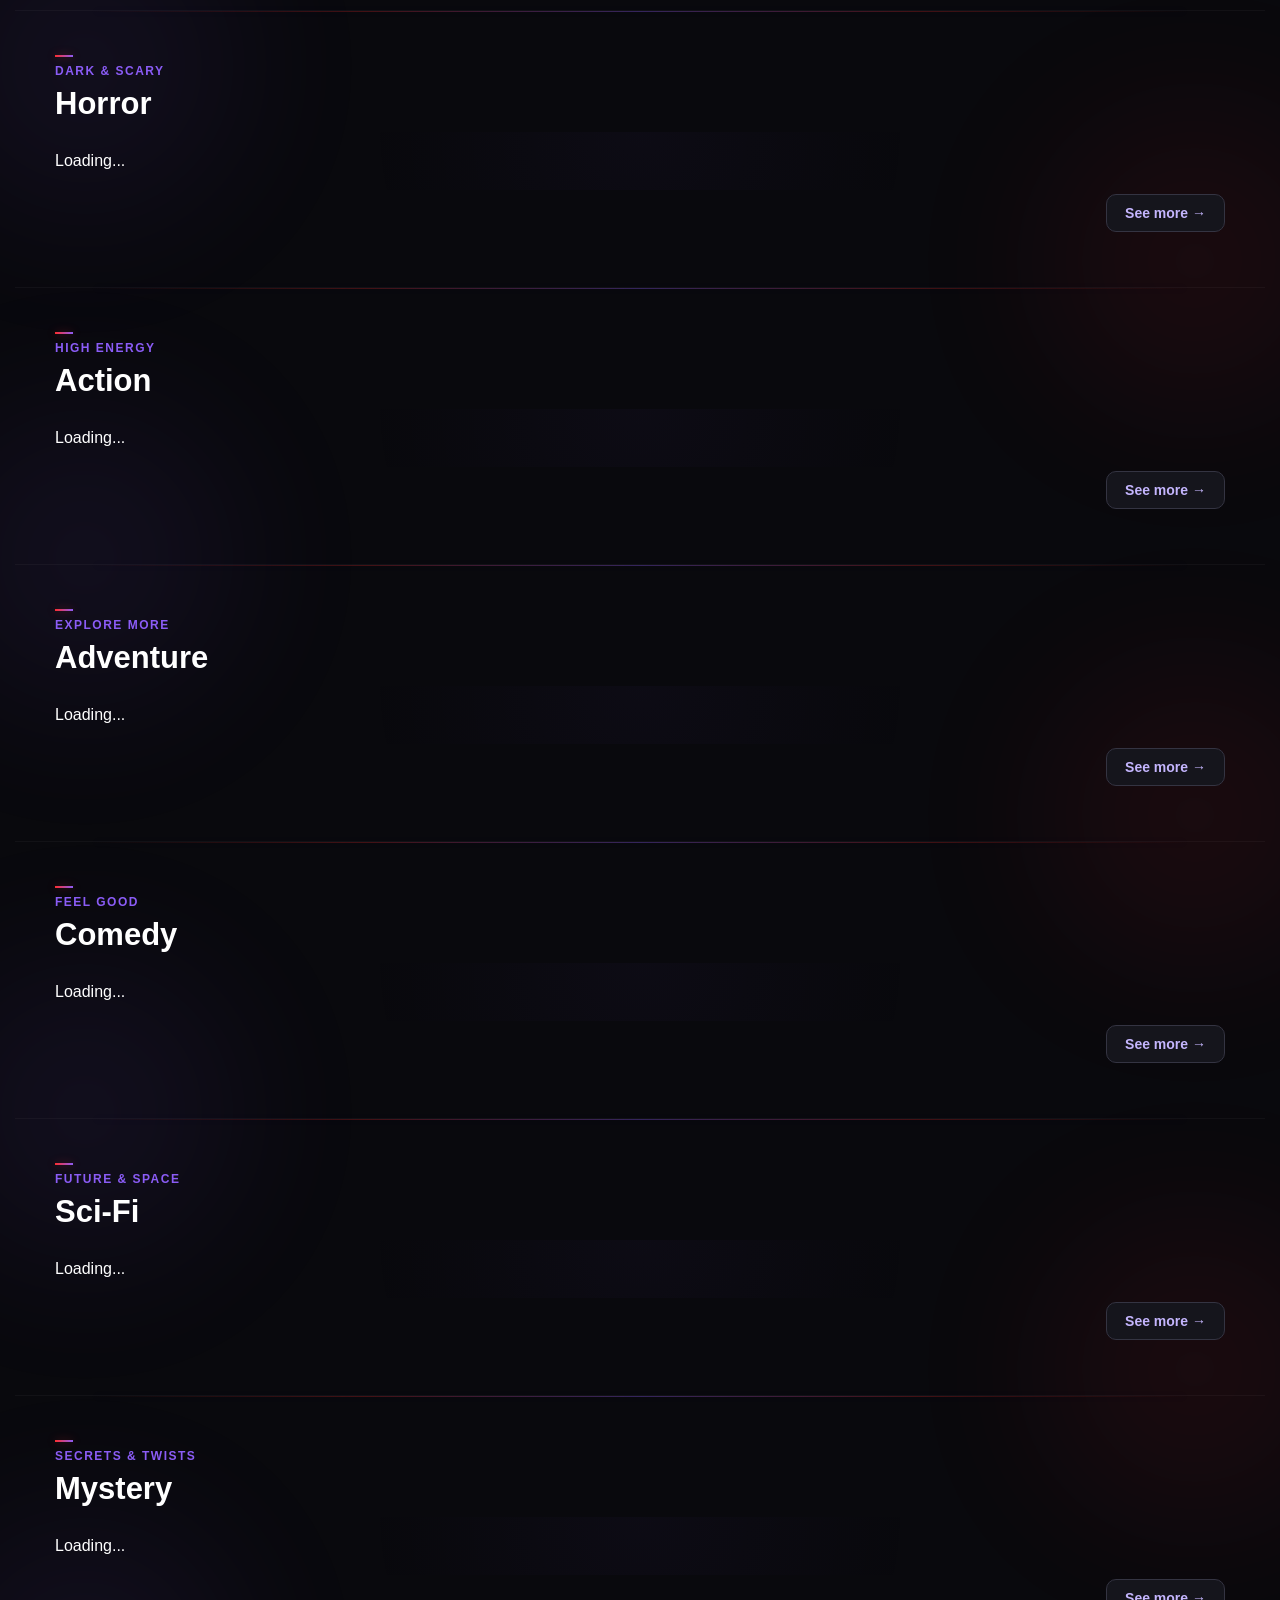
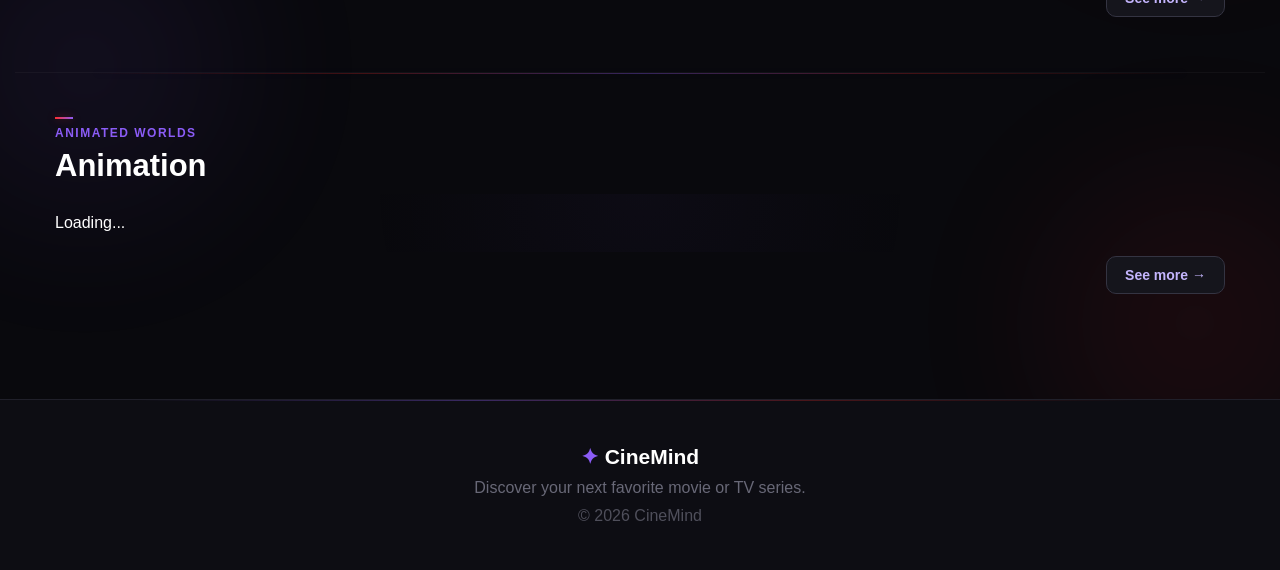
<file: tmdb-movie.html>
<!DOCTYPE html>
<html lang="en">

<head>

    <meta charset="UTF-8">

    <meta
        name="viewport"
        content="width=device-width, initial-scale=1.0"
    >

    <title>Movie | CineMind</title>

    <link rel="stylesheet" href="style.css">
    <link rel="stylesheet" href="watch.css">
    <link rel="stylesheet" href="mobile.css">

</head>

<body>

    <header>

        <a
            href="index.html"
            class="logo"
        >
            <span class="logo-icon">✦</span>
            CineMind
        </a>


        <nav>

            <a href="index.html">
                Home
            </a>

            <a href="index.html#contentSection">
                Movies & TV
            </a>

            <a href="my-movies.html">
                My Movies
            </a>

            <a href="about.html">
                About
            </a>

        </nav>

    </header>


    <main class="details-page">

        <!-- BACKDROP -->

        <section
            id="movieBackdrop"
            class="details-backdrop"
        >

            <div class="details-backdrop-overlay"></div>


            <a
                href="index.html#contentSection"
                class="details-back-button"
            >
                ← Back to Movies
            </a>

        </section>


        

        <section class="details-main">

            <div class="details-poster-wrapper">

                <img
                    id="moviePoster"
                    class="details-poster"
                    src=""
                    alt="Movie poster"
                >

            </div>


            <div class="details-content">

                <div class="details-type-badge">
                    🎬 MOVIE
                </div>


                <h1 id="movieTitle">
                    Loading...
                </h1>


                <div class="details-meta">

                    <span id="movieYear">
                        —
                    </span>

                    <span>•</span>

                    <span id="movieRuntime">
                        —
                    </span>

                    <span>•</span>

                    <span id="movieRating">
                        ⭐ —
                    </span>

                </div>


                <div
                    id="movieGenres"
                    class="details-genres"
                ></div>


                <p
                    id="movieDescription"
                    class="details-description"
                >
                    Loading movie information...
                </p>


                <div class="details-info-grid">

                    <div class="details-info-box">

                        <span class="details-info-label">
                            Director
                        </span>

                        <strong id="movieDirector">
                            —
                        </strong>

                    </div>


                    <div class="details-info-box">

                        <span class="details-info-label">
                            Status
                        </span>

                        <strong id="movieStatus">
                            —
                        </strong>

                    </div>


                    <div class="details-info-box">

                        <span class="details-info-label">
                            Language
                        </span>

                        <strong id="movieLanguage">
                            —
                        </strong>

                    </div>


                    <div class="details-info-box">

                        <span class="details-info-label">
                            Country
                        </span>

                        <strong id="movieCountry">
                            —
                        </strong>

                    </div>

                </div>


                <div class="details-buttons">

                    <button
                        id="watchedButton"
                        class="details-action-button"
                    >
                        ✓ Mark as Watched
                    </button>


                    <button
                        id="watchlistButton"
                        class="details-action-button"
                    >
                        + Add to Watchlist
                    </button>


                    <a
                        id="trailerButton"
                        href="#"
                        target="_blank"
                        class="details-primary-button"
                        style="display: none;"
                    >
                        ▶ Watch Trailer
                    </a>

                </div>


                <p
                    id="movieActionMessage"
                    class="details-action-message"
                ></p>

            </div>

        </section>


        

        <section class="watch-section">

            <div class="watch-heading">

                <p class="section-label">
                    STREAMING
                </p>

                <h2>
                    Where to watch in Bulgaria
                </h2>

                <p>
                    Availability information is provided by TMDB.
                </p>

            </div>


            <div id="movieWatchProviders">

                <div class="watch-empty">
                    Loading streaming information...
                </div>

            </div>

        </section>


        <!-- CAST -->

        <section class="details-section">

            <div class="details-section-heading">

                <p class="section-label">
                    PEOPLE
                </p>

                <h2>
                    Top Cast
                </h2>

            </div>


            <div
                id="movieCast"
                class="cast-grid"
            ></div>

        </section>


        

        <section class="details-section">

            <div class="details-section-heading">

                <p class="section-label">
                    BEHIND THE MOVIE
                </p>

                <h2>
                    Production
                </h2>

            </div>


            <div class="production-grid">

                <div class="production-card">

                    <span>
                        Production companies
                    </span>

                    <strong id="movieCompanies">
                        —
                    </strong>

                </div>


                <div class="production-card">

                    <span>
                        Budget
                    </span>

                    <strong id="movieBudget">
                        —
                    </strong>

                </div>


                <div class="production-card">

                    <span>
                        Revenue
                    </span>

                    <strong id="movieRevenue">
                        —
                    </strong>

                </div>


                <div class="production-card">

                    <span>
                        Release date
                    </span>

                    <strong id="movieReleaseDate">
                        —
                    </strong>

                </div>

            </div>

        </section>


        <section class="details-bottom">

            <a
                id="tmdbMovieButton"
                href="#"
                target="_blank"
                class="tmdb-external-button"
            >
                View on TMDB ↗
            </a>

        </section>

    </main>


    <script src="config.js"></script>
    <script src="tmdb-movie.js"></script>
    <script src="mobile.js"></script>

</body>

</html>
</file>
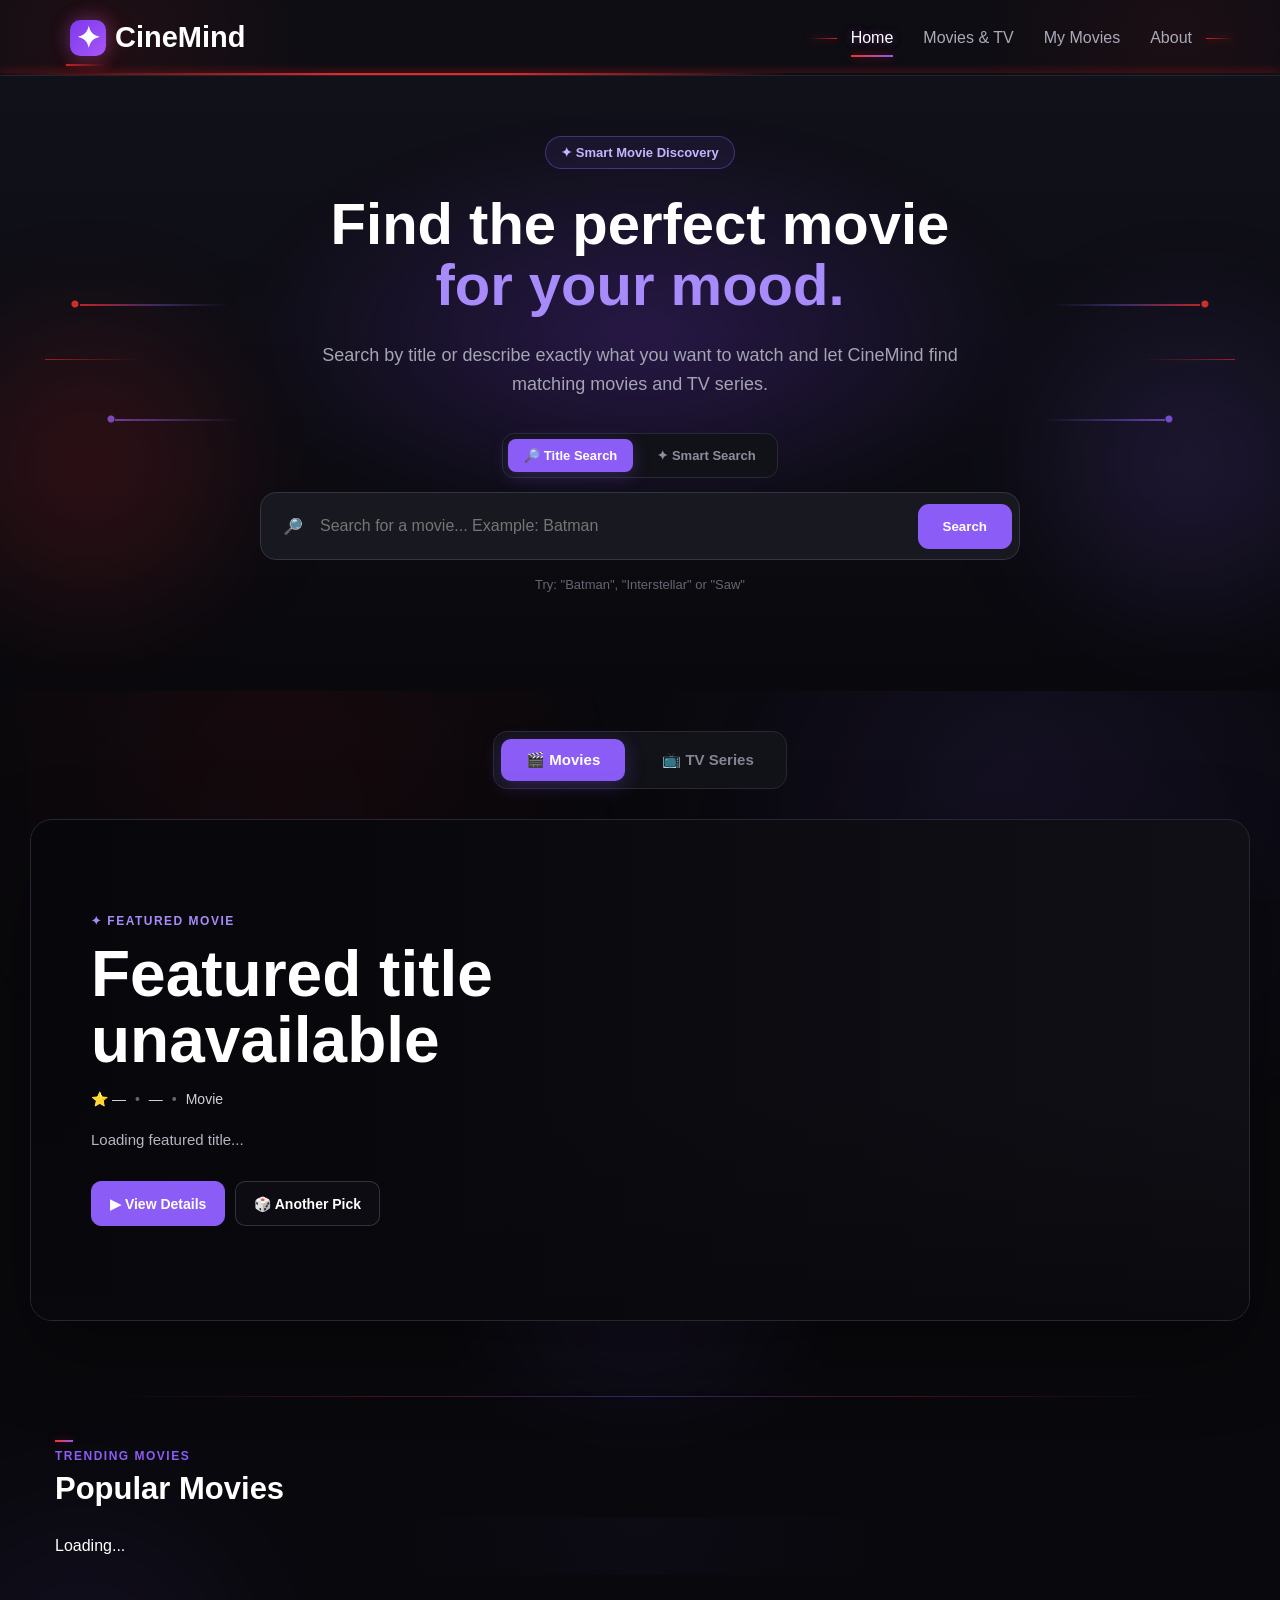
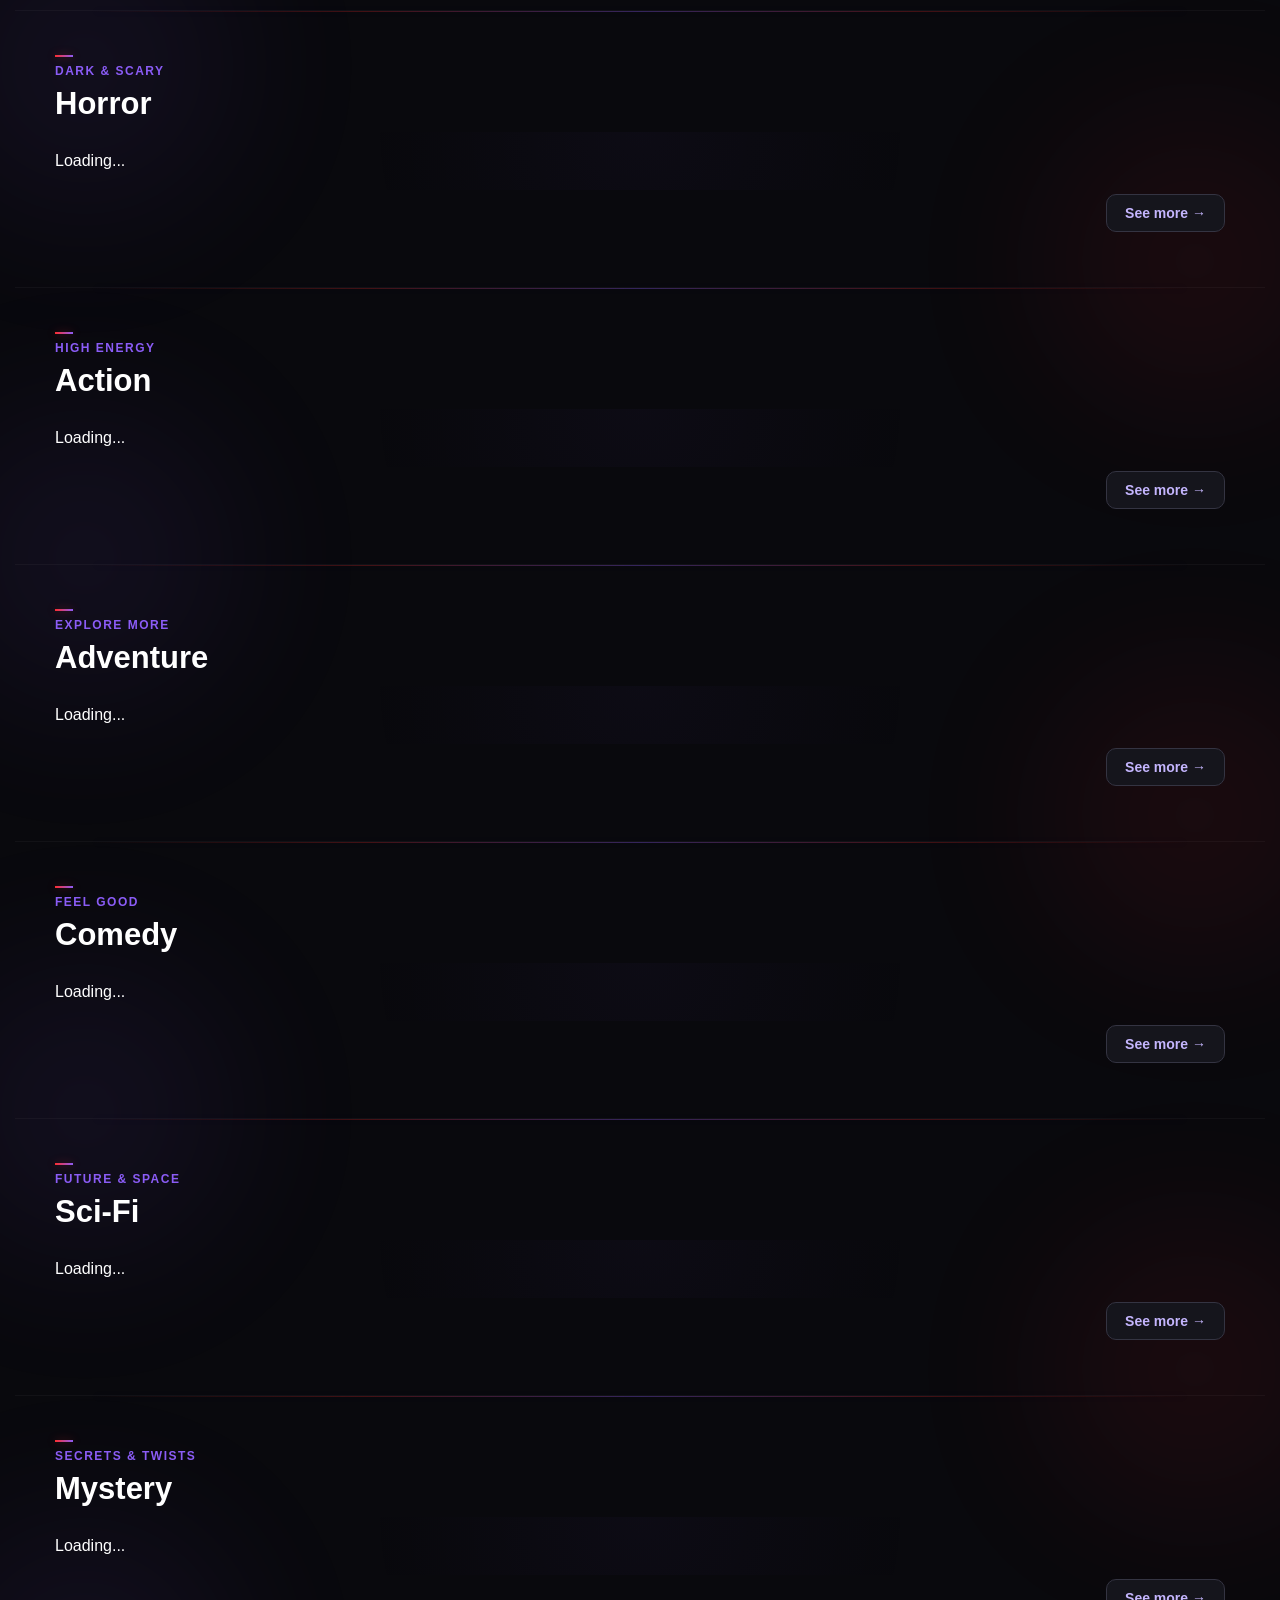
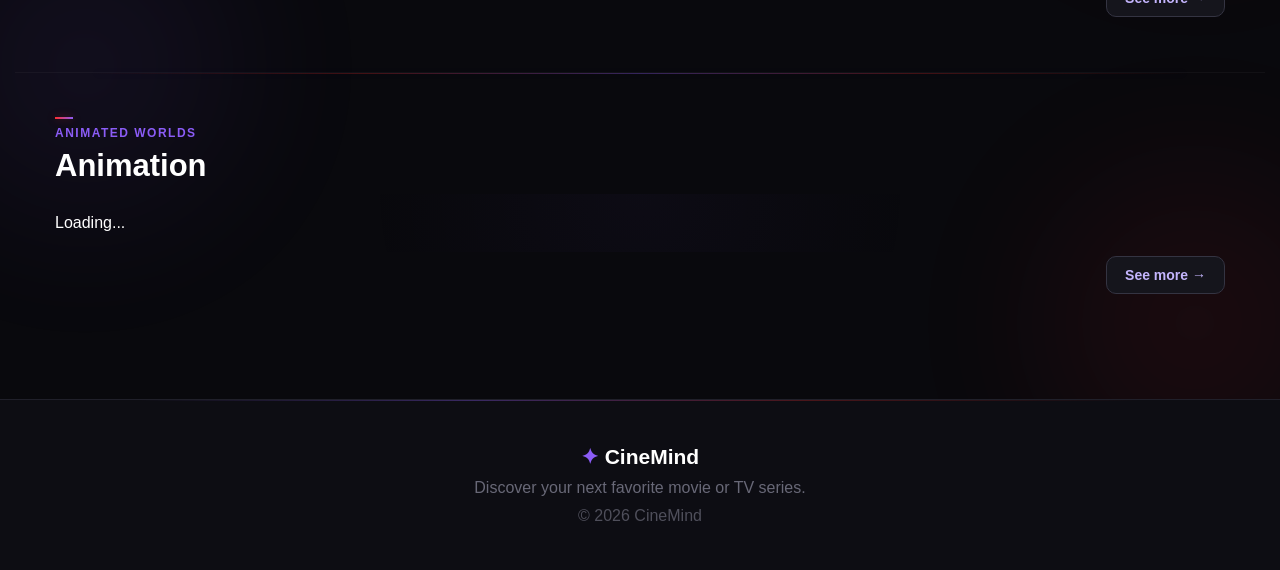
<file: tv-genre.html>
<!DOCTYPE html>
<html lang="en">

<head>

    <meta charset="UTF-8">

    <meta
        name="viewport"
        content="width=device-width, initial-scale=1.0"
    >

    <title>TV Genre | CineMind</title>

    <link rel="stylesheet" href="style.css">
    <link rel="stylesheet" href="mobile.css">
    

</head>

<body>

    <header>

        <a
            href="index.html"
            class="logo"
        >

            <span class="logo-icon">
                ✦
            </span>

            CineMind

        </a>


        <nav>

            <a href="index.html">
                Home
            </a>

            <a href="index.html#contentSection">
                Movies & TV
            </a>

            <a href="my-movies.html">
                My Movies
            </a>

            <a href="about.html">
                About
            </a>

        </nav>

    </header>


    <main>

        <section class="genre-page">

            <div class="genre-page-header">

                <a
                    href="index.html#contentSection"
                    class="back-to-popular"
                >
                    ← Back to TV Series
                </a>


                <p class="section-label">
                    TV SERIES GENRE
                </p>


                <h1 id="genreTitle">
                    TV Series
                </h1>


                <p id="genreDescription">
                    Discover TV series from this category.
                </p>

            </div>


            <div
                id="genreMovies"
                class="movie-list genre-page-grid"
            >

                <p>
                    Loading...
                </p>

            </div>

        </section>

    </main>


    <footer>

        <div class="footer-logo">

            <span>
                ✦
            </span>

            CineMind

        </div>


        <p>
            Discover your next favorite movie or TV series.
        </p>


        <p class="copyright">
            © 2026 CineMind
        </p>

    </footer>


    <script src="config.js"></script>
    <script src="tv-genre.js"></script>
    <script src="mobile.js"></script>
    

</body>

</html>
</file>
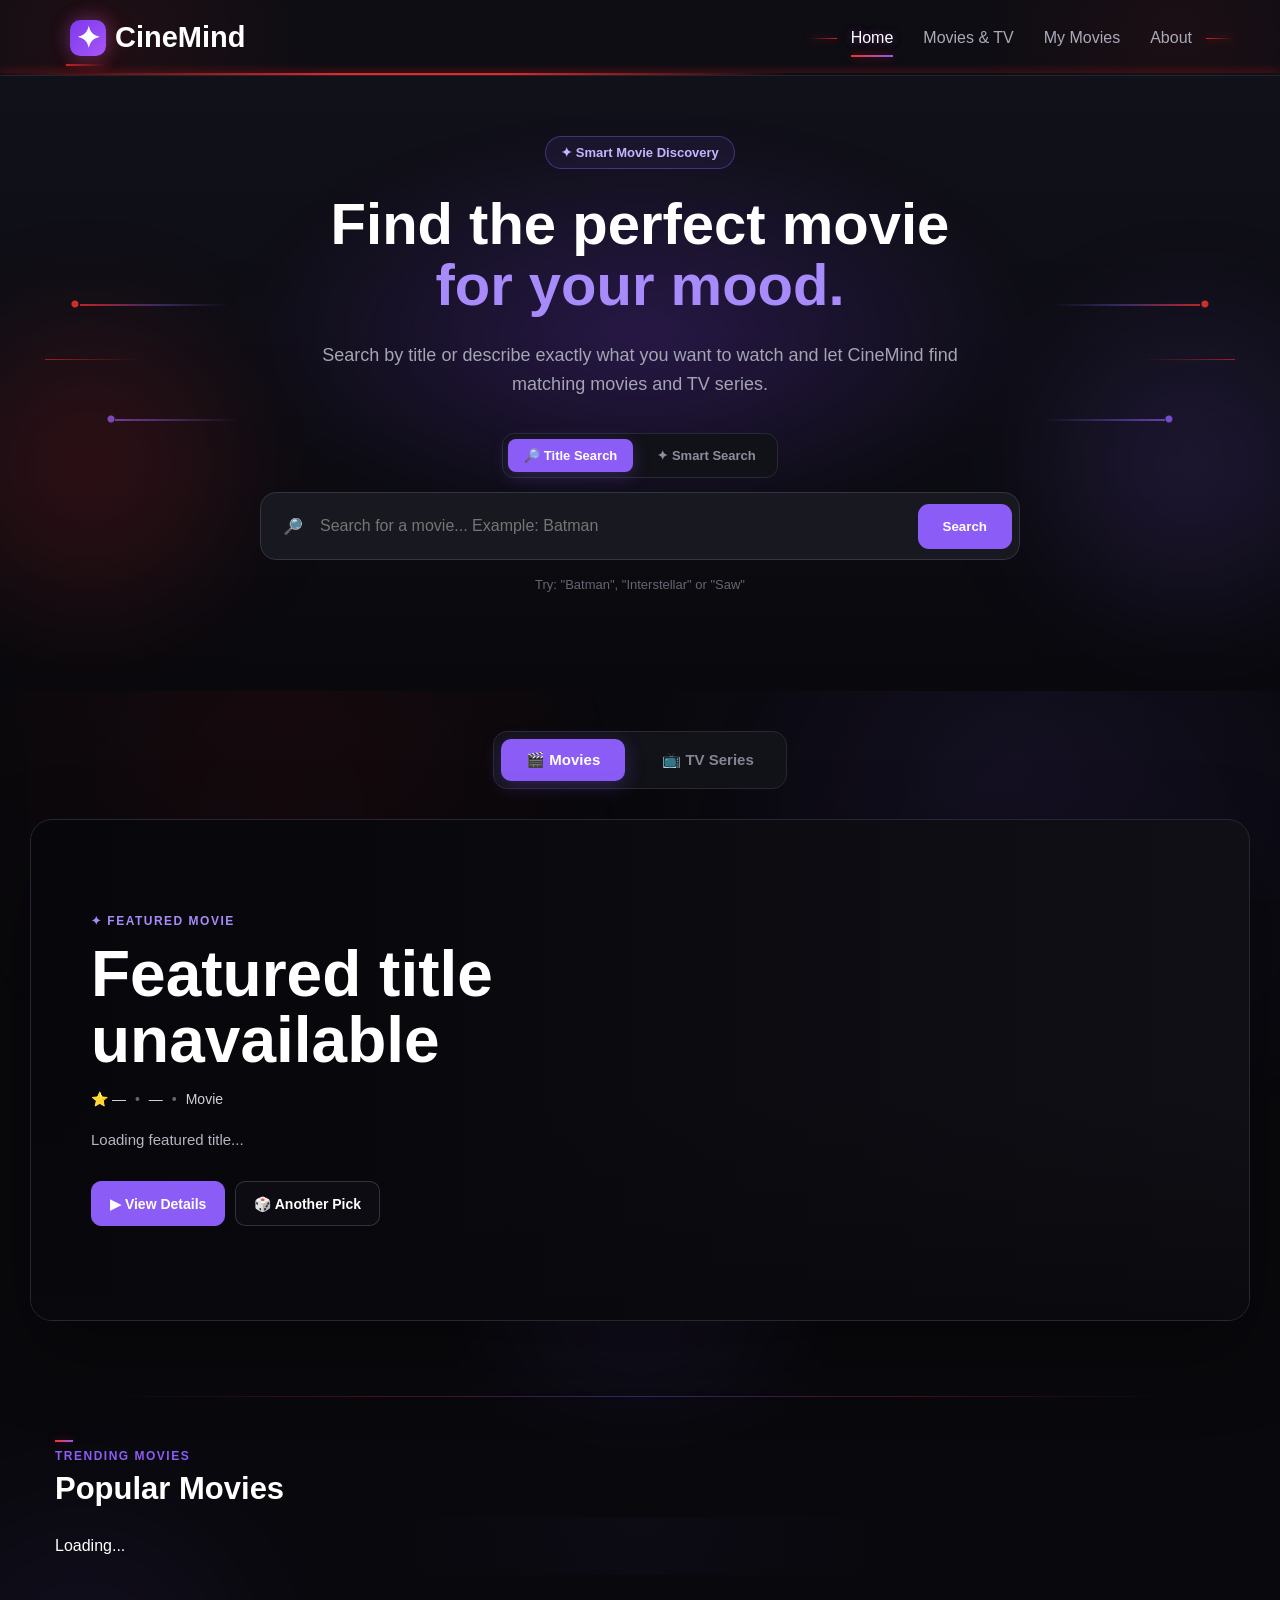
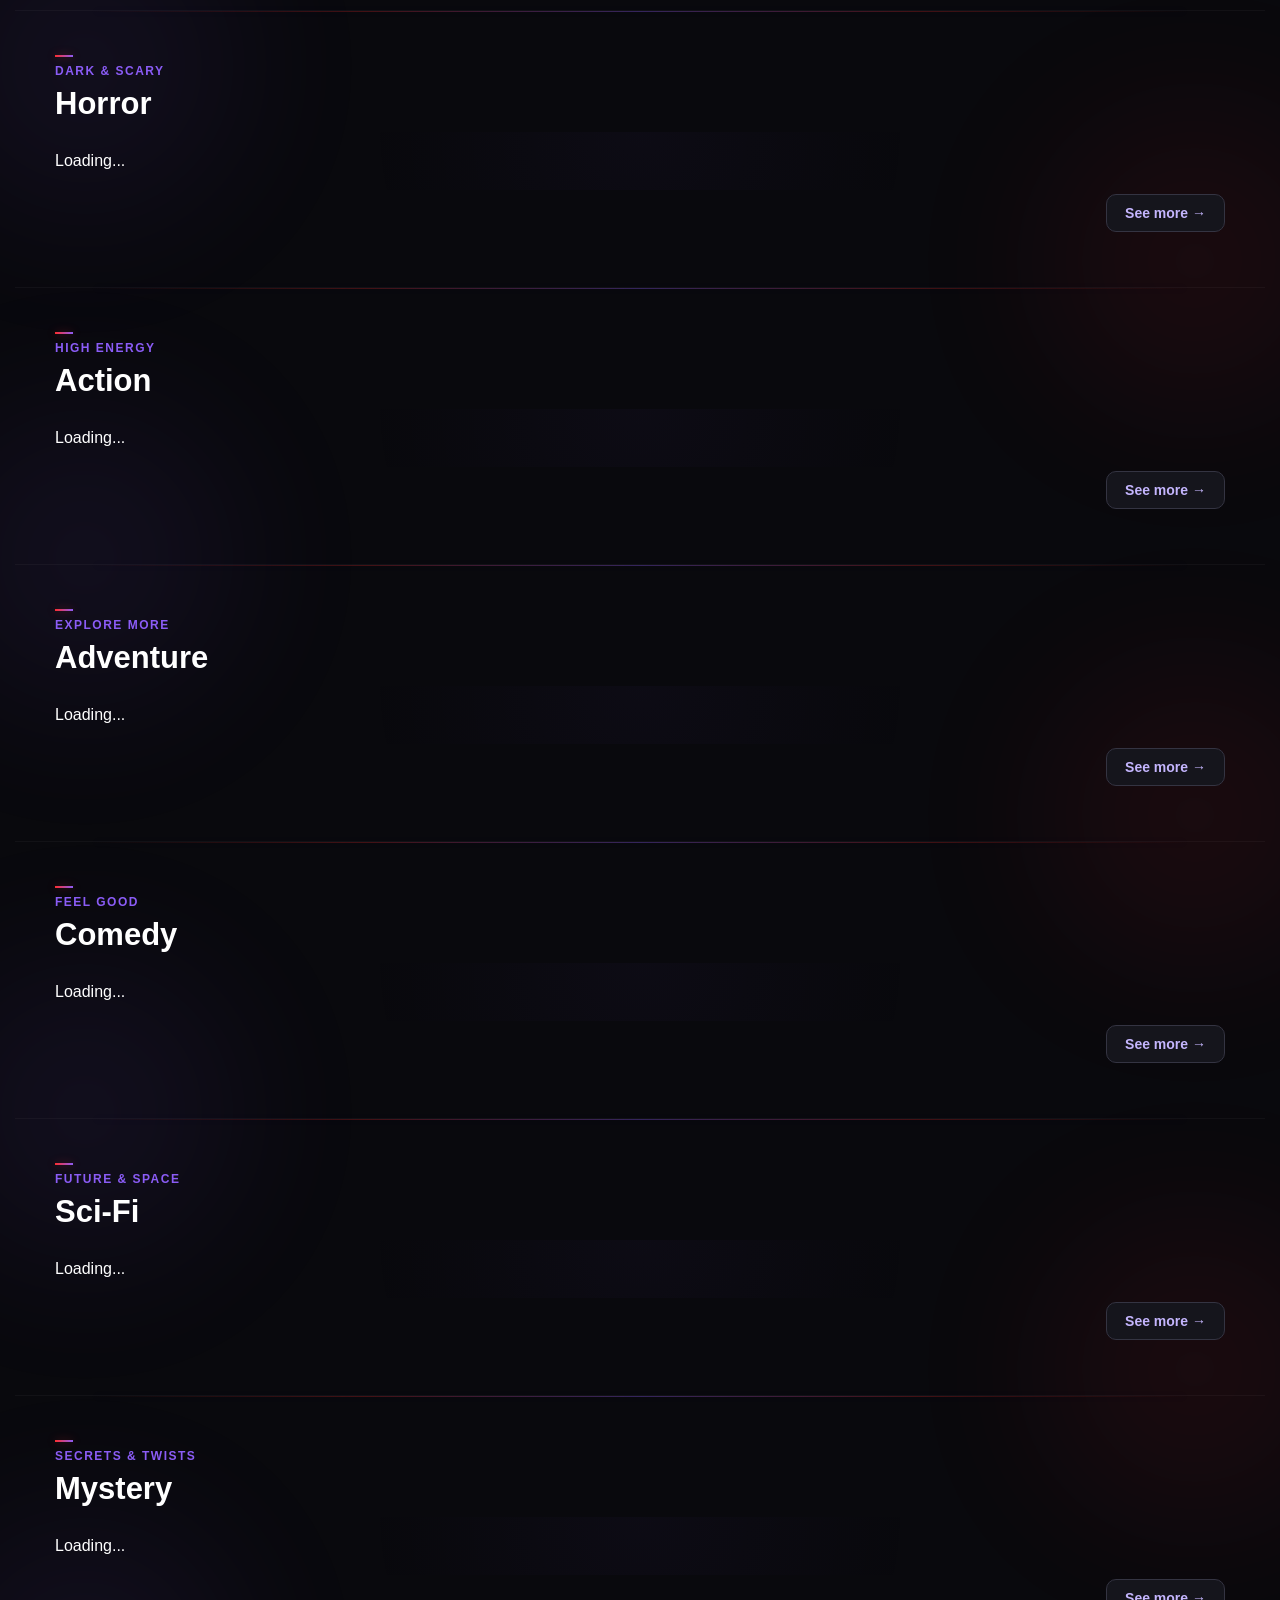
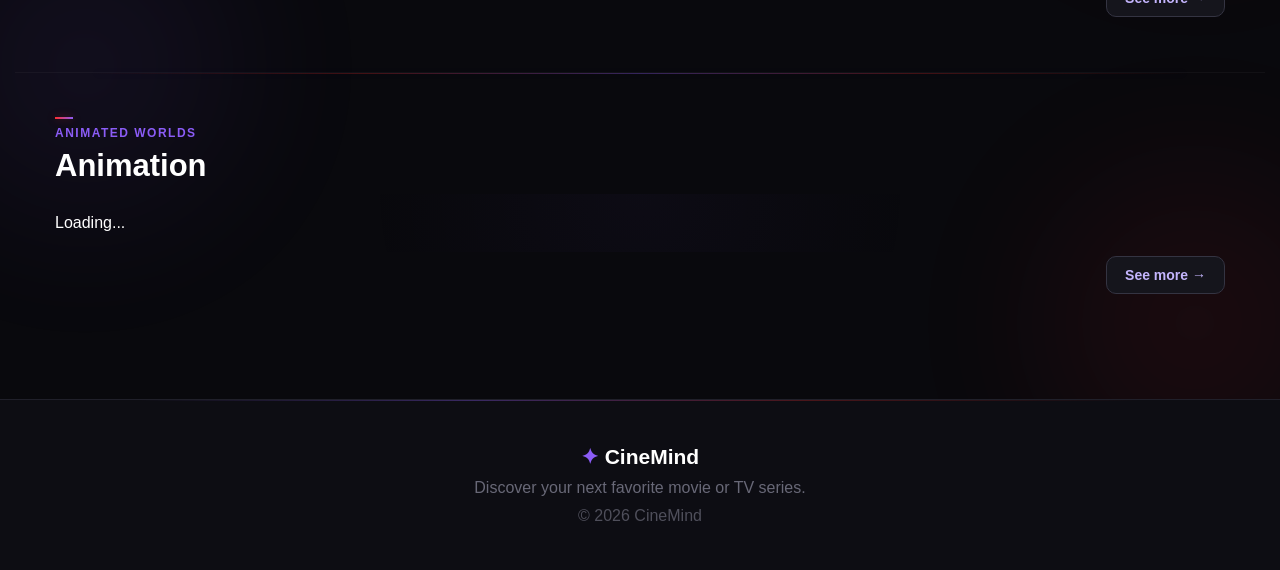
<file: tv.html>
<!DOCTYPE html>
<html lang="en">

<head>

    <meta charset="UTF-8">

    <meta
        name="viewport"
        content="width=device-width, initial-scale=1.0"
    >

    <title>TV Series | CineMind</title>

    <link rel="stylesheet" href="style.css">
    <link rel="stylesheet" href="watch.css">
    <link rel="stylesheet" href="mobile.css">

</head>

<body>

    <header>

        <a
            href="index.html"
            class="logo"
        >
            <span class="logo-icon">✦</span>
            CineMind
        </a>


        <nav>

            <a href="index.html">
                Home
            </a>

            <a href="index.html#contentSection">
                Movies & TV
            </a>

            <a href="my-movies.html">
                My Movies
            </a>

            <a href="about.html">
                About
            </a>

        </nav>

    </header>


    <main class="details-page">

        <section
            id="tvBackdrop"
            class="details-backdrop"
        >

            <div class="details-backdrop-overlay"></div>


            <a
                href="index.html#contentSection"
                class="details-back-button"
            >
                ← Back to TV Series
            </a>

        </section>


        <section class="details-main">

            <div class="details-poster-wrapper">

                <img
                    id="tvPoster"
                    class="details-poster"
                    src=""
                    alt="TV series poster"
                >

            </div>


            <div class="details-content">

                <div class="details-type-badge">
                    📺 TV SERIES
                </div>


                <h1 id="tvTitle">
                    Loading...
                </h1>


                <div class="details-meta">

                    <span id="tvYear">
                        —
                    </span>

                    <span>•</span>

                    <span id="tvSeasons">
                        —
                    </span>

                    <span>•</span>

                    <span id="tvRating">
                        ⭐ —
                    </span>

                </div>


                <div
                    id="tvGenres"
                    class="details-genres"
                ></div>


                <p
                    id="tvDescription"
                    class="details-description"
                >
                    Loading TV series...
                </p>


                <div class="details-info-grid">

                    <div class="details-info-box">

                        <span class="details-info-label">
                            Creator
                        </span>

                        <strong id="tvCreator">
                            —
                        </strong>

                    </div>


                    <div class="details-info-box">

                        <span class="details-info-label">
                            Episodes
                        </span>

                        <strong id="tvEpisodes">
                            —
                        </strong>

                    </div>


                    <div class="details-info-box">

                        <span class="details-info-label">
                            Status
                        </span>

                        <strong id="tvStatus">
                            —
                        </strong>

                    </div>


                    <div class="details-info-box">

                        <span class="details-info-label">
                            Language
                        </span>

                        <strong id="tvLanguage">
                            —
                        </strong>

                    </div>


                    <div class="details-info-box">

                        <span class="details-info-label">
                            First air
                        </span>

                        <strong id="tvFirstAir">
                            —
                        </strong>

                    </div>


                    <div class="details-info-box">

                        <span class="details-info-label">
                            Last air
                        </span>

                        <strong id="tvLastAir">
                            —
                        </strong>

                    </div>

                </div>


                <div class="details-buttons">

                    <button
                        id="watchedTVButton"
                        class="details-action-button"
                    >
                        ✓ Mark as Watched
                    </button>


                    <button
                        id="watchlistTVButton"
                        class="details-action-button"
                    >
                        + Add to Watchlist
                    </button>


                    <a
                        id="tvTrailerButton"
                        href="#"
                        class="details-primary-button"
                        style="display: none;"
                    >
                        ▶ Watch Trailer
                    </a>

                </div>


                <p
                    id="tvActionMessage"
                    class="details-action-message"
                ></p>

            </div>

        </section>


       

        <section class="watch-section">

            <div class="watch-heading">

                <p class="section-label">
                    STREAMING
                </p>

                <h2>
                    Where to watch in Bulgaria
                </h2>

                <p>
                    Availability information is provided by TMDB.
                </p>

            </div>


            <div id="tvWatchProviders">

                <div class="watch-empty">
                    Loading streaming information...
                </div>

            </div>

        </section>


        <!-- CAST -->

        <section class="details-section">

            <div class="details-section-heading">

                <p class="section-label">
                    PEOPLE
                </p>

                <h2>
                    Top Cast
                </h2>

            </div>


            <div
                id="tvCast"
                class="cast-grid"
            ></div>

        </section>


        

        <section class="details-section">

            <div class="details-section-heading">

                <p class="section-label">
                    SERIES INFO
                </p>

                <h2>
                    Production
                </h2>

            </div>


            <div class="production-grid">

                <div class="production-card">

                    <span>
                        Networks
                    </span>

                    <strong id="tvNetworks">
                        —
                    </strong>

                </div>


                <div class="production-card">

                    <span>
                        Production companies
                    </span>

                    <strong id="tvCompanies">
                        —
                    </strong>

                </div>


                <div class="production-card">

                    <span>
                        Country
                    </span>

                    <strong id="tvCountry">
                        —
                    </strong>

                </div>


                <div class="production-card">

                    <span>
                        Seasons
                    </span>

                    <strong id="tvSeasonCount">
                        —
                    </strong>

                </div>

            </div>

        </section>


        <section class="details-bottom">

            <a
                id="tmdbTVButton"
                href="#"
                target="_blank"
                class="tmdb-external-button"
            >
                View on TMDB ↗
            </a>

        </section>

    </main>


    <script src="config.js"></script>
    <script src="tv.js"></script>
    <script src="mobile.js"></script>

</body>

</html>
</file>
<file: style.css>
* {
    margin: 0;
    padding: 0;
    box-sizing: border-box;
}


html {
    scroll-behavior: smooth;
}


body {
    font-family: Arial, Helvetica, sans-serif;

    background-color: #09090d;

    color: white;

    min-height: 100vh;
}


/* HEADER */

header {
    min-height: 76px;

    display: flex;

    justify-content: space-between;

    align-items: center;

    padding: 0 70px;

    background-color: #0d0d13;

    border-bottom: 1px solid #24242f;
}


.logo {
    display: flex;

    align-items: center;

    gap: 9px;

    color: white;

    text-decoration: none;

    font-size: 29px;

    font-weight: bold;
}


.logo-icon {
    width: 36px;

    height: 36px;

    display: flex;

    justify-content: center;

    align-items: center;

    border-radius: 10px;

    background:
        linear-gradient(
            135deg,
            #7c3aed,
            #a855f7
        );

    color: white;

    box-shadow:
        0 0 25px
        rgba(139, 92, 246, 0.35);
}


nav {
    display: flex;
    gap: 30px;
    margin-left: auto;
    margin-right: 18px;
}


nav a {
    position: relative;

    color: #aaaaB8;

    text-decoration: none;

    transition: 0.2s;
}


nav a:hover {
    color: white;
}


.active-nav {
    color: white;
}


.active-nav::after {
    content: "";

    position: absolute;

    left: 0;

    bottom: -10px;

    width: 100%;

    height: 2px;

    background-color: #8b5cf6;
}


/* HERO */

.hero {
    position: relative;

    min-height: 610px;

    display: flex;

    justify-content: center;

    align-items: center;

    text-align: center;

    overflow: hidden;

    padding: 60px 20px;

    background:
        linear-gradient(
            to bottom,
            #11111a,
            #09090d
        );
}


.hero-glow,
.library-glow {
    position: absolute;

    width: 800px;

    height: 400px;

    left: 50%;

    top: 60px;

    transform: translateX(-50%);

    background:
        radial-gradient(
            ellipse,
            rgba(124, 58, 237, 0.24),
            transparent 70%
        );

    filter: blur(25px);
}


.hero-content {
    position: relative;

    z-index: 2;

    width: 100%;

    max-width: 900px;
}


.ai-badge {
    display: inline-block;

    padding: 8px 15px;

    margin-bottom: 25px;

    border-radius: 50px;

    border:
        1px solid
        rgba(139, 92, 246, 0.4);

    background:
        rgba(139, 92, 246, 0.08);

    color: #c4b5fd;

    font-size: 13px;

    font-weight: bold;
}


.hero h1 {
    font-size: 58px;

    line-height: 1.05;

    margin-bottom: 25px;
}


.hero h1 span {
    display: block;

    color: #a78bfa;
}


.hero-content > p {
    max-width: 680px;

    margin: 0 auto 35px;

    color: #a4a4b2;

    line-height: 1.6;

    font-size: 18px;
}


/* SEARCH */

.search-box {
    width: 760px;

    max-width: 95%;

    margin: auto;

    display: flex;

    align-items: center;

    padding: 7px;

    border-radius: 16px;

    background-color: #181820;

    border: 1px solid #343442;
}


.search-box:focus-within {
    border-color: #8b5cf6;

    box-shadow:
        0 0 30px
        rgba(139, 92, 246, 0.18);
}


.search-icon {
    margin-left: 15px;

    color: #a78bfa;
}


.search-box input {
    flex: 1;

    padding: 17px;

    border: none;

    outline: none;

    background: transparent;

    color: white;

    font-size: 16px;
}


.search-box button {
    padding: 15px 25px;

    border: none;

    border-radius: 11px;

    background-color: #8b5cf6;

    color: white;

    font-weight: bold;

    cursor: pointer;
}


.search-box button:hover {
    background-color: #7c3aed;
}


.search-example {
    margin-top: 15px !important;

    color: #656574 !important;

    font-size: 13px !important;
}


/* MOVIES */

.movies {
    max-width: 1250px;

    margin: auto;

    padding: 70px 40px 90px;
}


.movies-heading {
    margin-bottom: 30px;
}


.section-label {
    color: #8b5cf6;

    font-size: 12px;

    font-weight: bold;

    letter-spacing: 1.5px;

    margin-bottom: 8px;
}


.movies-heading h2,
.my-library-section h2 {
    font-size: 31px;
}


.movie-list {
    display: flex;

    flex-wrap: wrap;

    gap: 27px;
}


.movie-link {
    color: white;

    text-decoration: none;
}


.movie-card {
    width: 250px;

    overflow: hidden;

    border-radius: 17px;

    background-color: #13131a;

    border: 1px solid #252530;

    transition: 0.3s;
}


.movie-card:hover {
    transform: translateY(-8px);

    border-color: #8b5cf6;
}


.poster-container {
    position: relative;

    height: 365px;

    overflow: hidden;
}


.poster-container img {
    width: 100%;

    height: 100%;

    object-fit: cover;

    transition: 0.4s;
}


.movie-card:hover img {
    transform: scale(1.05);
}


.poster-overlay {
    position: absolute;

    inset: 0;

    background:
        linear-gradient(
            to bottom,
            transparent 60%,
            rgba(0, 0, 0, 0.7)
        );
}


.poster-rating {
    position: absolute;

    top: 12px;

    right: 12px;

    padding: 7px 10px;

    border-radius: 9px;

    background:
        rgba(10, 10, 14, 0.9);

    color: #facc15;

    font-size: 13px;
}


.poster-play {
    position: absolute;

    top: 50%;

    left: 50%;

    transform:
        translate(-50%, -50%);

    width: 55px;

    height: 55px;

    display: flex;

    align-items: center;

    justify-content: center;

    border-radius: 50%;

    background-color: #8b5cf6;

    opacity: 0;

    transition: 0.3s;
}


.movie-card:hover .poster-play {
    opacity: 1;
}


.movie-info {
    padding: 17px;
}


.movie-info h3 {
    margin-bottom: 7px;
}


.genre {
    color: #858594;

    font-size: 13px;

    margin-bottom: 17px;
}


.movie-bottom {
    display: flex;

    justify-content: space-between;

    color: #686877;

    font-size: 13px;
}


/* MOVIE DETAILS */

.movie-details {
    max-width: 1200px;

    margin: auto;

    padding: 60px;
}


.back-button {
    display: inline-block;

    margin-bottom: 30px;

    color: #a78bfa;

    text-decoration: none;
}


.details-container {
    display: flex;

    gap: 45px;

    padding: 35px;

    border-radius: 20px;

    background-color: #15151d;

    border: 1px solid #292936;
}


.details-poster {
    width: 320px;

    height: 480px;

    object-fit: cover;

    border-radius: 15px;

    flex-shrink: 0;
}


.details-info h2 {
    font-size: 44px;

    margin-bottom: 18px;
}


.details-meta {
    display: flex;

    flex-wrap: wrap;

    gap: 20px;

    margin-bottom: 25px;

    color: #aaaabb;
}


.rating {
    color: #facc15;
}


.extra-info {
    padding: 20px;

    margin-bottom: 25px;

    border-radius: 12px;

    background-color: #101016;

    border: 1px solid #252530;

    line-height: 1.8;
}


.extra-info p {
    color: #b9b9c5;
}


.extra-info strong {
    color: white;
}


.overview-title {
    margin-bottom: 12px;
}


.movie-description {
    color: #c4c4cf;

    line-height: 1.75;

    margin-bottom: 30px;
}


.details-buttons {
    display: flex;

    flex-wrap: wrap;

    gap: 12px;
}


.watched-button,
.watchlist-button,
.watch-button,
.imdb-button {
    padding: 14px 20px;

    border-radius: 10px;

    font-size: 15px;

    cursor: pointer;

    transition: 0.2s;
}


.watched-button,
.watchlist-button {
    background-color: #22222e;

    color: white;

    border: 1px solid #3b3b49;
}


.watched-button.active {
    color: #4ade80;

    background-color: #173622;

    border-color: #4ade80;
}


.watchlist-button.active {
    color: #c4b5fd;

    background-color: #241a38;

    border-color: #8b5cf6;
}


.watch-button {
    border: none;

    background-color: #8b5cf6;

    color: white;
}


.imdb-button {
    text-decoration: none;

    background-color: #f5c518;

    color: black;

    font-weight: bold;
}


.action-message {
    min-height: 22px;

    margin-top: 18px;

    color: #a4a4b2;
}


/* MY MOVIES */

.library-hero {
    position: relative;

    min-height: 390px;

    display: flex;

    align-items: center;

    justify-content: center;

    text-align: center;

    overflow: hidden;
}


.library-hero-content {
    position: relative;

    z-index: 2;
}


.library-hero h1 {
    font-size: 52px;

    margin-bottom: 15px;
}


.library-hero-content > p {
    max-width: 550px;

    color: #9292a3;

    line-height: 1.6;
}


.library-stats {
    display: flex;

    justify-content: center;

    gap: 15px;

    margin-top: 35px;
}


.stat-card {
    min-width: 130px;

    padding: 18px 25px;

    display: flex;

    flex-direction: column;

    border-radius: 14px;

    background-color: #181822;

    border: 1px solid #30303d;
}


.stat-number {
    color: #a78bfa;

    font-size: 27px;

    font-weight: bold;
}


.stat-label {
    color: #858594;

    font-size: 13px;
}


.my-library-section {
    max-width: 1250px;

    margin: auto;

    padding: 60px 40px;
}


.my-library-section h2 {
    margin-bottom: 30px;
}


.library-grid {
    display: grid;

    grid-template-columns:
        repeat(
            auto-fill,
            minmax(230px, 1fr)
        );

    gap: 25px;
}


.library-movie-card {
    overflow: hidden;

    border-radius: 17px;

    background-color: #13131a;

    border: 1px solid #252530;

    transition: 0.3s;
}


.library-movie-card:hover {
    transform: translateY(-6px);

    border-color: #8b5cf6;
}


.library-movie-link {
    color: white;

    text-decoration: none;
}


.library-poster {
    position: relative;

    height: 350px;

    overflow: hidden;
}


.library-poster img {
    width: 100%;

    height: 100%;

    object-fit: cover;
}


.library-overlay {
    position: absolute;

    inset: 0;

    background:
        linear-gradient(
            to bottom,
            transparent 60%,
            rgba(0, 0, 0, 0.7)
        );
}


.library-rating {
    position: absolute;

    top: 12px;

    right: 12px;

    padding: 7px 10px;

    border-radius: 8px;

    color: #facc15;

    background-color:
        rgba(10, 10, 14, 0.9);
}


.library-status {
    position: absolute;

    bottom: 12px;

    left: 12px;

    padding: 7px 10px;

    border-radius: 8px;

    font-size: 12px;

    font-weight: bold;
}


.library-status.watched {
    color: #4ade80;

    background-color:
        rgba(20, 83, 45, 0.9);
}


.library-status.watchlist {
    color: #c4b5fd;

    background-color:
        rgba(76, 29, 149, 0.9);
}


.library-movie-info {
    padding: 17px;
}


.library-movie-info h3 {
    margin-bottom: 7px;
}


.library-movie-info p {
    color: #858594;

    font-size: 13px;

    margin-bottom: 15px;
}


.library-meta {
    display: flex;

    justify-content: space-between;

    color: #686877;

    font-size: 13px;
}


.remove-movie-button {
    width: calc(100% - 30px);

    margin: 0 15px 15px;

    padding: 10px;

    border-radius: 9px;

    border: 1px solid #343440;

    background-color: #1b1b24;

    color: #9999a8;

    cursor: pointer;
}


.remove-movie-button:hover {
    color: #ff7777;

    border-color: #ff7777;
}


.library-empty {
    min-height: 220px;

    display: flex;

    flex-direction: column;

    align-items: center;

    justify-content: center;

    text-align: center;

    padding: 35px;

    border-radius: 18px;

    background-color: #101016;

    border: 1px dashed #30303c;
}


.empty-icon {
    width: 50px;

    height: 50px;

    display: flex;

    justify-content: center;

    align-items: center;

    margin-bottom: 17px;

    border-radius: 50%;

    background:
        rgba(139, 92, 246, 0.12);

    color: #a78bfa;

    font-size: 22px;
}


.library-empty h3 {
    margin-bottom: 8px;
}


.library-empty p {
    color: #747483;

    margin-bottom: 20px;
}


.library-empty a {
    padding: 11px 18px;

    border-radius: 9px;

    background-color: #8b5cf6;

    color: white;

    text-decoration: none;
}




footer {
    text-align: center;

    padding: 45px 20px;

    margin-top: 50px;

    border-top: 1px solid #20202a;

    background-color: #0d0d13;

    color: #686877;
}


.footer-logo {
    margin-bottom: 10px;

    color: white;

    font-size: 21px;

    font-weight: bold;
}


.footer-logo span {
    color: #8b5cf6;
}


.copyright {
    margin-top: 10px;

    color: #4f4f5b;
}




@media (max-width: 800px) {

    header {
        padding: 20px;

        flex-direction: column;

        gap: 20px;
    }


    nav {
        flex-wrap: wrap;

        justify-content: center;

        gap: 18px;
    }


    .hero h1 {
        font-size: 40px;
    }


    .search-box {
        flex-wrap: wrap;
    }


    .search-box button {
        width: 100%;

        padding: 15px;
    }


    .movies {
        padding: 50px 20px;
    }


    .movie-list {
        justify-content: center;
    }


    .details-container {
        flex-direction: column;

        align-items: center;
    }


    .details-poster {
        width: 100%;

        max-width: 320px;

        height: auto;
    }


    .movie-details {
        padding: 30px 20px;
    }


    .library-hero h1 {
        font-size: 40px;
    }


    .my-library-section {
        padding: 50px 20px;
    }

}
/* ABOUT PAGE */

.about-hero {
    position: relative;

    min-height: 420px;

    display: flex;

    justify-content: center;

    align-items: center;

    text-align: center;

    overflow: hidden;

    padding: 60px 20px;

    background:
        linear-gradient(
            to bottom,
            #11111a,
            #09090d
        );
}


.about-glow {
    position: absolute;

    width: 750px;

    height: 350px;

    left: 50%;

    top: 40px;

    transform: translateX(-50%);

    background:
        radial-gradient(
            ellipse,
            rgba(124, 58, 237, 0.22),
            transparent 70%
        );

    filter: blur(25px);
}


.about-content {
    position: relative;

    z-index: 2;

    max-width: 800px;
}


.about-content h1 {
    font-size: 52px;

    margin-bottom: 20px;
}


.about-content p {
    color: #a4a4b2;

    font-size: 18px;

    line-height: 1.7;
}


.about-section {
    max-width: 1100px;

    margin: auto;

    padding: 70px 40px;

    display: grid;

    grid-template-columns:
        repeat(
            2,
            1fr
        );

    gap: 25px;
}


.about-card {
    padding: 30px;

    background-color: #13131a;

    border: 1px solid #252530;

    border-radius: 17px;

    transition: 0.3s;
}


.about-card:hover {
    transform: translateY(-5px);

    border-color: #8b5cf6;

    box-shadow:
        0 15px 40px
        rgba(0, 0, 0, 0.3);
}


.about-card h2 {
    margin-bottom: 15px;

    font-size: 24px;
}


.about-card p {
    color: #9c9cab;

    line-height: 1.7;

    margin-bottom: 12px;
}


@media (max-width: 800px) {

    .about-content h1 {
        font-size: 40px;
    }

    .about-section {
        grid-template-columns: 1fr;

        padding: 50px 20px;
    }

}
.tmdb-link-button {
    display: inline-block;
    text-decoration: none;
    background-color: #0ea5e9;
    color: white;
}

.tmdb-link-button:hover {
    background-color: #0284c7;
    transform: translateY(-2px);
}
.back-to-popular {
    display: inline-flex;
    align-items: center;
    justify-content: center;

    margin-bottom: 28px;

    padding: 10px 16px;

    background-color: #181820;

    color: #c4b5fd;

    border: 1px solid #343442;

    border-radius: 9px;

    text-decoration: none;

    cursor: pointer;

    transition: 0.2s;
}

.back-to-popular:hover {
    background-color: #242431;

    border-color: #8b5cf6;
}


.search-empty {
    width: 100%;

    padding: 50px;

    text-align: center;

    background-color: #13131a;

    border: 1px dashed #30303c;

    border-radius: 16px;
}


.search-empty h3 {
    margin-bottom: 10px;

    font-size: 22px;
}


.search-empty p {
    color: #858594;
}


.no-poster {
    width: 100%;

    height: 100%;

    display: flex;

    justify-content: center;

    align-items: center;

    background-color: #1a1a23;

    color: #777786;
}
.genre-section {
    padding-top: 35px;
    padding-bottom: 55px;
}


.genre-section + .genre-section {
    border-top:
        1px solid
        rgba(255, 255, 255, 0.04);
}


.search-results-section {
    padding-bottom: 40px;
}


.see-more-button {
    color: #c4b5fd;

    text-decoration: none;

    font-size: 14px;

    font-weight: 600;

    padding: 9px 14px;

    border: 1px solid #343442;

    border-radius: 9px;

    background-color: #15151c;

    transition: 0.2s;
}


.see-more-button:hover {
    background-color: #242431;

    border-color: #8b5cf6;

    color: white;

    transform: translateY(-2px);
}




.genre-page {
    max-width: 1300px;

    margin: auto;

    padding: 120px 30px 80px;
}


.genre-page-heading {
    margin-top: 35px;

    margin-bottom: 40px;
}


.genre-page-heading h1 {
    margin: 5px 0 10px;

    font-size: 42px;
}


.genre-page-heading p {
    color: #9292a3;
}


.genre-movie-grid {
    display: grid;

    grid-template-columns:
        repeat(5, 1fr);

    gap: 28px 20px;
}




@media (max-width: 1100px) {

    .genre-movie-grid {
        grid-template-columns:
            repeat(4, 1fr);
    }

}


@media (max-width: 850px) {

    .genre-movie-grid {
        grid-template-columns:
            repeat(3, 1fr);
    }

}


@media (max-width: 600px) {

    .genre-page {
        padding-left: 18px;

        padding-right: 18px;
    }


    .genre-page-heading h1 {
        font-size: 32px;
    }


    .genre-movie-grid {
        grid-template-columns:
            repeat(2, 1fr);
    }


    .see-more-button {
        font-size: 12px;

        padding: 8px 10px;
    }

}


.see-more-container {
    width: 100%;

    display: flex;

    justify-content: flex-end;

    margin-top: 24px;
}


.see-more-button {
    display: inline-flex;

    align-items: center;

    justify-content: center;

    padding: 10px 18px;

    background-color: #15151c;

    color: #c4b5fd;

    border: 1px solid #343442;

    border-radius: 10px;

    text-decoration: none;

    font-size: 14px;

    font-weight: 600;

    cursor: pointer;

    transition:
        background-color 0.2s,
        border-color 0.2s,
        transform 0.2s,
        color 0.2s;
}


.see-more-button:hover {
    background-color: #242431;

    border-color: #8b5cf6;

    color: white;

    transform: translateY(-2px);
}


.content-switch-section {
    max-width: 1300px;

    margin: 0 auto;

    padding: 40px 30px 10px;
}


.content-switch {
    display: flex;

    justify-content: center;

    gap: 12px;

    padding: 7px;

    width: fit-content;

    margin: 0 auto;

    background-color: #121219;

    border: 1px solid #292934;

    border-radius: 14px;
}


.content-switch-button {
    border: none;

    outline: none;

    padding: 12px 25px;

    border-radius: 10px;

    background-color: transparent;

    color: #858594;

    font-size: 15px;

    font-weight: 600;

    cursor: pointer;

    transition: 0.25s;
}


.content-switch-button:hover {
    color: white;

    background-color: #1c1c25;
}


.content-switch-button.active {
    color: white;

    background-color: #8b5cf6;

    box-shadow:
        0 5px 20px
        rgba(139, 92, 246, 0.25);
}




.tv-badge {
    display: inline-block;

    margin-bottom: 14px;

    padding: 6px 11px;

    border-radius: 7px;

    background-color:
        rgba(139, 92, 246, 0.12);

    border:
        1px solid
        rgba(139, 92, 246, 0.3);

    color: #c4b5fd;

    font-size: 12px;

    font-weight: 700;

    letter-spacing: 1px;
}




@media (max-width: 600px) {

    .content-switch-section {
        padding-left: 18px;

        padding-right: 18px;
    }


    .content-switch {
        width: 100%;
    }


    .content-switch-button {
        flex: 1;

        padding-left: 10px;

        padding-right: 10px;

        font-size: 13px;
    }

}


.library-filter-container {
    display: flex;

    justify-content: center;

    gap: 10px;

    width: fit-content;

    margin: 35px auto 50px;

    padding: 6px;

    background-color: #121219;

    border: 1px solid #292934;

    border-radius: 14px;
}


.library-filter-button {
    border: none;

    outline: none;

    padding: 11px 20px;

    border-radius: 9px;

    background-color: transparent;

    color: #8d8d9d;

    font-size: 14px;

    font-weight: 600;

    cursor: pointer;

    transition: 0.2s;
}


.library-filter-button:hover {
    background-color: #1e1e27;

    color: white;
}


.library-filter-button.active {
    background-color: #8b5cf6;

    color: white;

    box-shadow:
        0 5px 18px
        rgba(139, 92, 246, 0.25);
}


/* MOVIE / TV LABEL */

.library-type {
    margin-bottom: 7px !important;

    color: #a78bfa !important;

    font-size: 11px !important;

    font-weight: 700;

    letter-spacing: 0.7px;

    text-transform: uppercase;
}


/* MOBILE */

@media (max-width: 600px) {

    .library-filter-container {
        width: calc(100% - 36px);

        margin-left: 18px;

        margin-right: 18px;
    }


    .library-filter-button {
        flex: 1;

        padding-left: 7px;

        padding-right: 7px;

        font-size: 12px;
    }

}


.library-page {
    max-width: 1300px;
    margin: 0 auto;
    padding: 120px 30px 90px;
}


/* HEADER */

.library-header {
    text-align: center;
    max-width: 750px;
    margin: 0 auto;
}

.library-header h1 {
    margin: 8px 0 12px;
    font-size: 46px;
    line-height: 1.1;
}

.library-header > p:last-child {
    color: #9292a3;
    font-size: 16px;
    line-height: 1.6;
}




.library-stats {
    display: flex;
    justify-content: center;
    align-items: center;

    gap: 15px;

    margin-top: 35px;
}


.library-stat {
    min-width: 130px;

    padding: 18px 25px;

    text-align: center;

    background-color: #121219;

    border: 1px solid #292934;

    border-radius: 14px;
}


.library-stat span {
    display: block;

    margin-bottom: 5px;

    font-size: 28px;

    font-weight: 700;

    color: #a78bfa;
}


.library-stat p {
    margin: 0;

    color: #aaaaba;

    font-size: 14px;
}




.library-filter-container {
    display: flex;

    justify-content: center;

    gap: 10px;

    width: fit-content;

    margin: 30px auto 65px;

    padding: 6px;

    background-color: #121219;

    border: 1px solid #292934;

    border-radius: 14px;
}


.library-filter-button {
    border: none;

    padding: 11px 20px;

    border-radius: 9px;

    background: transparent;

    color: #9292a3;

    font-size: 14px;

    font-weight: 600;

    cursor: pointer;

    transition: 0.2s;
}


.library-filter-button:hover {
    color: white;

    background-color: #1e1e27;
}


.library-filter-button.active {
    color: white;

    background-color: #8b5cf6;

    box-shadow:
        0 5px 20px
        rgba(139, 92, 246, 0.25);
}




.library-section {
    margin-bottom: 80px;
}


.library-section-heading {
    margin-bottom: 25px;
}


.library-section-heading h2 {
    margin-top: 5px;

    font-size: 30px;
}




.library-movie-list {
    display: grid;

    grid-template-columns:
        repeat(5, minmax(0, 1fr));

    gap: 25px 18px;

    width: 100%;
}



.library-movie-card {
    min-width: 0;

    overflow: hidden;

    background-color: #121219;

    border: 1px solid #24242e;

    border-radius: 14px;

    transition: 0.25s;
}


.library-movie-card:hover {
    transform: translateY(-5px);

    border-color:
        rgba(139, 92, 246, 0.55);

    box-shadow:
        0 15px 35px
        rgba(0, 0, 0, 0.25);
}


.library-movie-link {
    display: block;

    color: inherit;

    text-decoration: none;
}




.library-poster {
    position: relative;

    width: 100%;

    aspect-ratio: 2 / 3;

    overflow: hidden;

    background-color: #191921;
}


.library-poster img {
    display: block;

    width: 100%;

    height: 100%;

    object-fit: cover;

    transition: 0.3s;
}


.library-movie-card:hover
.library-poster img {
    transform: scale(1.04);
}


.library-overlay {
    position: absolute;

    inset: 0;

    background:
        linear-gradient(
            to top,
            rgba(0, 0, 0, 0.55),
            transparent 45%
        );

    pointer-events: none;
}




.library-rating {
    position: absolute;

    top: 10px;

    right: 10px;

    padding: 6px 9px;

    background-color:
        rgba(8, 8, 12, 0.88);

    border-radius: 8px;

    color: #ffd54a;

    font-size: 13px;

    font-weight: 700;
}




.library-status {
    position: absolute;

    bottom: 10px;

    left: 10px;

    padding: 6px 9px;

    border-radius: 7px;

    font-size: 11px;

    font-weight: 700;

    backdrop-filter: blur(8px);
}


.library-status.watched {
    color: #d8cbff;

    background-color:
        rgba(139, 92, 246, 0.8);
}


.library-status.watchlist {
    color: white;

    background-color:
        rgba(25, 25, 35, 0.9);
}




.library-movie-info {
    padding: 14px 14px 10px;
}


.library-type {
    margin: 0 0 7px !important;

    color: #a78bfa !important;

    font-size: 10px !important;

    font-weight: 700;

    letter-spacing: 0.7px;

    text-transform: uppercase;
}


.library-movie-info h3 {
    margin: 0 0 7px;

    overflow: hidden;

    color: white;

    font-size: 16px;

    line-height: 1.3;

    white-space: nowrap;

    text-overflow: ellipsis;
}


.library-movie-info > p:not(.library-type) {
    margin: 0;

    overflow: hidden;

    color: #858594;

    font-size: 12px;

    white-space: nowrap;

    text-overflow: ellipsis;
}


.library-meta {
    display: flex;

    justify-content: space-between;

    gap: 8px;

    margin-top: 12px;

    color: #a1a1ae;

    font-size: 11px;
}




.remove-movie-button {
    width: calc(100% - 28px);

    margin: 5px 14px 14px;

    padding: 9px;

    border: 1px solid #343442;

    border-radius: 8px;

    background-color: #181820;

    color: #a6a6b3;

    font-size: 12px;

    cursor: pointer;

    transition: 0.2s;
}


.remove-movie-button:hover {
    color: #ff9b9b;

    background-color:
        rgba(239, 68, 68, 0.08);

    border-color:
        rgba(239, 68, 68, 0.45);
}




.library-empty {
    min-height: 150px;

    display: flex;

    align-items: center;

    justify-content: center;

    padding: 30px;

    text-align: center;

    background-color: #111118;

    border: 1px dashed #30303c;

    border-radius: 14px;
}


.library-empty h3 {
    margin-bottom: 8px;
}


.library-empty p {
    color: #858594;
}




@media (max-width: 1100px) {

    .library-movie-list {
        grid-template-columns:
            repeat(4, minmax(0, 1fr));
    }

}


@media (max-width: 850px) {

    .library-movie-list {
        grid-template-columns:
            repeat(3, minmax(0, 1fr));
    }

}


@media (max-width: 650px) {

    .library-page {
        padding:
            100px 18px 70px;
    }


    .library-header h1 {
        font-size: 35px;
    }


    .library-movie-list {
        grid-template-columns:
            repeat(2, minmax(0, 1fr));

        gap: 18px 12px;
    }


    .library-filter-container {
        width: 100%;
    }


    .library-filter-button {
        flex: 1;

        padding-left: 5px;

        padding-right: 5px;

        font-size: 12px;
    }


    .library-stat {
        min-width: 110px;

        padding:
            14px 16px;
    }

}

.search-mode-switch {
    display: flex;

    justify-content: center;

    gap: 8px;

    width: fit-content;

    margin: 28px auto 14px;

    padding: 5px;

    background-color: #111118;

    border: 1px solid #292934;

    border-radius: 12px;
}


.search-mode-button {
    padding: 9px 16px;

    border: none;

    border-radius: 8px;

    background: transparent;

    color: #8d8d9d;

    font-size: 13px;

    font-weight: 600;

    cursor: pointer;

    transition: 0.2s;
}


.search-mode-button:hover {
    color: white;

    background-color: #1d1d26;
}


.search-mode-button.active {
    color: white;

    background-color: #8b5cf6;

    box-shadow:
        0 4px 18px
        rgba(139, 92, 246, 0.25);
}



.smart-search-info {
    margin-bottom: 25px;

    padding: 14px 18px;

    background:
        rgba(139, 92, 246, 0.08);

    border:
        1px solid
        rgba(139, 92, 246, 0.25);

    border-radius: 10px;

    color: #b8b8c8;

    font-size: 14px;
}


.smart-search-info strong {
    color: #c4b5fd;
}


/* MOBILE */

@media (max-width: 600px) {

    .search-mode-switch {
        width: 100%;
    }


    .search-mode-button {
        flex: 1;

        padding-left: 8px;

        padding-right: 8px;

        font-size: 12px;
    }

}


.search-result-actions {
    display: flex;
    align-items: center;
    gap: 10px;
}



.random-pick-button {
    display: inline-flex;

    align-items: center;

    justify-content: center;

    padding: 10px 16px;

    border: 1px solid
        rgba(139, 92, 246, 0.45);

    border-radius: 9px;

    background:
        rgba(139, 92, 246, 0.12);

    color: #c4b5fd;

    font-size: 14px;

    font-weight: 600;

    cursor: pointer;

    transition: 0.2s;
}


.random-pick-button:hover {
    color: white;

    background-color: #8b5cf6;

    border-color: #8b5cf6;

    transform: translateY(-2px);
}




.match-badge {
    position: absolute;

    left: 10px;

    top: 10px;

    padding: 6px 9px;

    border-radius: 8px;

    background:
        rgba(139, 92, 246, 0.92);

    color: white;

    font-size: 11px;

    font-weight: 700;

    box-shadow:
        0 5px 15px
        rgba(0, 0, 0, 0.25);

    z-index: 3;
}




@media (max-width: 650px) {

    .search-result-actions {
        width: 100%;

        flex-direction: column;

        align-items: stretch;

        margin-top: 15px;
    }


    .random-pick-button,
    .back-to-popular {
        width: 100%;
    }

}

.details-page {
    padding-bottom: 80px;
}


.details-backdrop {
    position: relative;

    width: 100%;

    height: 440px;

    background-position: center;

    background-size: cover;

    background-repeat: no-repeat;
}


.details-backdrop-overlay {
    position: absolute;

    inset: 0;

    background:
        linear-gradient(
            to bottom,
            rgba(9, 9, 13, 0.25),
            rgba(9, 9, 13, 0.75) 70%,
            #09090d 100%
        );
}


.details-back-button {
    position: absolute;

    top: 35px;

    left: max(
        5%,
        calc((100% - 1250px) / 2)
    );

    z-index: 2;

    padding: 10px 15px;

    border-radius: 9px;

    background:
        rgba(10, 10, 15, 0.65);

    border:
        1px solid
        rgba(255, 255, 255, 0.12);

    backdrop-filter: blur(10px);

    color: white;

    text-decoration: none;

    transition: 0.2s;
}


.details-back-button:hover {
    background:
        rgba(139, 92, 246, 0.85);
}


.details-main {
    position: relative;

    z-index: 3;

    max-width: 1250px;

    margin:
        -170px auto
        0;

    padding:
        0 30px;

    display: grid;

    grid-template-columns:
        280px 1fr;

    gap: 45px;

    align-items: end;
}


.details-poster-wrapper {
    width: 100%;
}


.details-poster {
    display: block;

    width: 100%;

    aspect-ratio: 2 / 3;

    object-fit: cover;

    border-radius: 16px;

    box-shadow:
        0 20px 55px
        rgba(0, 0, 0, 0.55);
}


.details-content {
    padding-bottom: 15px;
}


.details-type-badge {
    display: inline-flex;

    margin-bottom: 15px;

    padding: 7px 11px;

    border-radius: 8px;

    background:
        rgba(139, 92, 246, 0.12);

    border:
        1px solid
        rgba(139, 92, 246, 0.3);

    color: #c4b5fd;

    font-size: 12px;

    font-weight: 700;

    letter-spacing: 1px;
}


.details-content h1 {
    margin:
        0 0 15px;

    color: white;

    font-size:
        clamp(
            36px,
            5vw,
            64px
        );

    line-height: 1;
}


.details-meta {
    display: flex;

    align-items: center;

    flex-wrap: wrap;

    gap: 10px;

    margin-bottom: 18px;

    color: #b3b3c2;
}


.details-genres {
    display: flex;

    flex-wrap: wrap;

    gap: 8px;

    margin-bottom: 22px;
}


.details-genres span {
    padding:
        6px 10px;

    border-radius: 20px;

    background:
        #17171f;

    border:
        1px solid #2a2a35;

    color: #d0d0db;

    font-size: 13px;
}


.details-description {
    max-width: 850px;

    color: #b8b8c5;

    font-size: 16px;

    line-height: 1.75;

    margin-bottom: 28px;
}


.details-info-grid {
    display: grid;

    grid-template-columns:
        repeat(
            3,
            minmax(0, 1fr)
        );

    gap: 10px;

    margin-bottom: 25px;
}


.details-info-box {
    padding:
        13px 15px;

    border-radius: 10px;

    background:
        rgba(
            20,
            20,
            28,
            0.7
        );

    border:
        1px solid
        #292933;

    display: flex;

    flex-direction: column;

    gap: 5px;
}


.details-info-label {
    color: #777789;

    font-size: 11px;

    text-transform: uppercase;

    letter-spacing: 0.8px;
}


.details-info-box strong {
    color: #eeeef4;

    font-size: 14px;
}


.details-buttons {
    display: flex;

    flex-wrap: wrap;

    gap: 10px;
}


.details-action-button,
.details-primary-button,
.tmdb-external-button {
    min-height: 43px;

    display: inline-flex;

    align-items: center;

    justify-content: center;

    padding:
        10px 17px;

    border-radius: 9px;

    font-weight: 600;

    cursor: pointer;

    text-decoration: none;

    transition: 0.2s;
}


.details-action-button {
    border:
        1px solid #32323e;

    background:
        #15151d;

    color: white;
}


.details-action-button:hover,
.details-action-button.active {
    border-color:
        #8b5cf6;

    background:
        rgba(
            139,
            92,
            246,
            0.15
        );

    color: #c4b5fd;
}


.details-primary-button {
    border:
        1px solid #8b5cf6;

    background:
        #8b5cf6;

    color: white;
}


.details-primary-button:hover {
    transform:
        translateY(-2px);

    box-shadow:
        0 8px 25px
        rgba(
            139,
            92,
            246,
            0.3
        );
}


.details-action-message {
    min-height: 20px;

    margin-top: 13px;

    color: #a78bfa;

    font-size: 13px;
}




.details-section {
    max-width: 1250px;

    margin:
        75px auto 0;

    padding:
        0 30px;
}


.details-section-heading {
    margin-bottom: 22px;
}


.details-section-heading h2 {
    margin: 3px 0 0;

    color: white;

    font-size: 28px;
}




.cast-grid {
    display: grid;

    grid-template-columns:
        repeat(
            6,
            minmax(0, 1fr)
        );

    gap: 15px;
}


.cast-card {
    overflow: hidden;

    border-radius: 13px;

    background:
        #121219;

    border:
        1px solid #252530;
}


.cast-card img {
    display: block;

    width: 100%;

    aspect-ratio: 2 / 3;

    object-fit: cover;
}


.cast-card-info {
    padding: 12px;
}


.cast-card-info strong {
    display: block;

    margin-bottom: 5px;

    color: white;

    font-size: 14px;
}


.cast-card-info span {
    color: #858596;

    font-size: 12px;
}



.production-grid {
    display: grid;

    grid-template-columns:
        repeat(
            4,
            minmax(0, 1fr)
        );

    gap: 12px;
}


.production-card {
    padding: 20px;

    border-radius: 12px;

    background:
        #121219;

    border:
        1px solid #262630;

    display: flex;

    flex-direction: column;

    gap: 8px;
}


.production-card span {
    color: #777788;

    font-size: 12px;

    text-transform: uppercase;

    letter-spacing: 0.7px;
}


.production-card strong {
    color: #ededf4;

    font-size: 15px;

    line-height: 1.5;
}


.details-bottom {
    max-width: 1250px;

    margin:
        45px auto 0;

    padding:
        0 30px;

    display: flex;

    justify-content: flex-end;
}


.tmdb-external-button {
    border:
        1px solid #30303c;

    background:
        #15151d;

    color: #b5b5c4;
}


.tmdb-external-button:hover {
    border-color:
        #8b5cf6;

    color: white;
}



@media (max-width: 1000px) {

    .cast-grid {
        grid-template-columns:
            repeat(
                3,
                1fr
            );
    }


    .production-grid {
        grid-template-columns:
            repeat(
                2,
                1fr
            );
    }

}


@media (max-width: 750px) {

    .details-backdrop {
        height: 310px;
    }


    .details-main {
        margin-top:
            -80px;

        grid-template-columns:
            1fr;

        align-items: start;
    }


    .details-poster-wrapper {
        width: 190px;
    }


    .details-info-grid {
        grid-template-columns:
            repeat(
                2,
                1fr
            );
    }

}


@media (max-width: 550px) {

    .details-main,
    .details-section,
    .details-bottom {
        padding-left: 18px;
        padding-right: 18px;
    }


    .details-content h1 {
        font-size: 36px;
    }


    .details-info-grid,
    .production-grid {
        grid-template-columns:
            1fr;
    }


    .cast-grid {
        grid-template-columns:
            repeat(
                2,
                1fr
            );
    }


    .details-buttons {
        flex-direction: column;
    }


    .details-buttons > * {
        width: 100%;
    }

}


.featured-wrapper {
    width: 100%;

    max-width: 1300px;

    margin:
        20px auto
        75px;

    padding:
        0 30px;
}


.featured-section {
    position: relative;

    min-height: 500px;

    overflow: hidden;

    border-radius: 22px;

    background:
        #111118;

    border:
        1px solid #272732;

    box-shadow:
        0 30px 80px
        rgba(0, 0, 0, 0.35);
}


.featured-background {
    position: absolute;

    inset: 0;

    background-position:
        center;

    background-size:
        cover;

    background-repeat:
        no-repeat;

    transform:
        scale(1.01);

    transition:
        background-image 0.4s ease;
}


.featured-overlay {
    position: absolute;

    inset: 0;

    background:
        linear-gradient(
            90deg,
            rgba(7, 7, 11, 0.98) 0%,
            rgba(7, 7, 11, 0.9) 27%,
            rgba(7, 7, 11, 0.55) 58%,
            rgba(7, 7, 11, 0.18) 100%
        );
}


.featured-overlay::after {
    content: "";

    position: absolute;

    inset: 0;

    background:
        linear-gradient(
            0deg,
            rgba(9, 9, 13, 0.85) 0%,
            transparent 45%
        );
}


.featured-content {
    position: relative;

    z-index: 2;

    width: 58%;

    min-height: 500px;

    display: flex;

    flex-direction: column;

    justify-content: center;

    padding:
        55px 60px;
}


.featured-label {
    margin:
        0 0 14px;

    color:
        #a78bfa;

    font-size: 12px;

    font-weight: 800;

    letter-spacing: 1.5px;
}


.featured-content h2 {
    margin:
        0 0 18px;

    color:
        #ffffff;

    font-size:
        clamp(
            38px,
            5vw,
            66px
        );

    line-height: 1.02;
}


.featured-meta {
    display: flex;

    align-items: center;

    flex-wrap: wrap;

    gap: 9px;

    margin-bottom: 20px;

    color:
        #d2d2dc;

    font-size: 14px;
}


.featured-dot {
    color:
        #666678;
}


.featured-overview {
    max-width: 680px;

    margin:
        0 0 28px;

    color:
        #b5b5c2;

    font-size: 15px;

    line-height: 1.75;

    display: -webkit-box;

    -webkit-line-clamp: 4;

    -webkit-box-orient:
        vertical;

    overflow: hidden;
}


.featured-buttons {
    display: flex;

    flex-wrap: wrap;

    gap: 10px;
}


.featured-main-button,
.featured-secondary-button {
    min-height: 45px;

    padding:
        11px 18px;

    border-radius: 10px;

    font-size: 14px;

    font-weight: 700;

    display: inline-flex;

    align-items: center;

    justify-content: center;

    cursor: pointer;

    transition:
        0.2s;

    text-decoration: none;
}


.featured-main-button {
    border:
        1px solid #8b5cf6;

    background:
        #8b5cf6;

    color:
        white;
}


.featured-main-button:hover {
    transform:
        translateY(-2px);

    box-shadow:
        0 9px 28px
        rgba(139, 92, 246, 0.35);
}


.featured-secondary-button {
    border:
        1px solid
        rgba(255, 255, 255, 0.16);

    background:
        rgba(15, 15, 22, 0.7);

    backdrop-filter:
        blur(8px);

    color:
        white;
}


.featured-secondary-button:hover {
    background:
        rgba(255, 255, 255, 0.12);

    transform:
        translateY(-2px);
}




@media (max-width: 850px) {

    .featured-section {
        min-height:
            540px;
    }


    .featured-overlay {
        background:
            linear-gradient(
                0deg,
                rgba(7, 7, 11, 1) 0%,
                rgba(7, 7, 11, 0.94) 30%,
                rgba(7, 7, 11, 0.42) 100%
            );
    }


    .featured-content {
        width: 100%;

        min-height:
            540px;

        justify-content:
            flex-end;

        padding:
            35px;
    }

}


@media (max-width: 550px) {

    .featured-wrapper {
        padding:
            0 18px;
    }


    .featured-section {
        min-height:
            500px;

        border-radius:
            16px;
    }


    .featured-content {
        min-height:
            500px;

        padding:
            25px;
    }


    .featured-content h2 {
        font-size:
            35px;
    }


    .featured-buttons {
        flex-direction:
            column;
    }


    .featured-buttons > * {
        width: 100%;
    }

}


.new-about-page {
    overflow: hidden;
}


.new-about-hero {
    position: relative;

    min-height: 540px;

    display: flex;

    align-items: center;

    justify-content: center;

    padding:
        90px 30px;
}


.new-about-hero-content {
    position: relative;

    z-index: 2;

    max-width: 900px;

    margin: auto;

    text-align: center;
}


.new-about-hero h1 {
    margin:
        10px 0
        25px;

    color: white;

    font-size:
        clamp(
            44px,
            7vw,
            78px
        );

    line-height: 1.02;
}


.new-about-hero h1 span {
    display: block;

    color:
        #a78bfa;
}


.new-about-hero-content > p:last-child {
    max-width: 700px;

    margin:
        0 auto;

    color:
        #a7a7b5;

    font-size: 17px;

    line-height: 1.8;
}


.about-glow {
    position: absolute;

    width: 600px;

    height: 600px;

    border-radius: 50%;

    background:
        rgba(139, 92, 246, 0.16);

    filter:
        blur(120px);

    pointer-events:
        none;
}




.about-main-section,
.about-features-section,
.about-engine-section,
.about-example-section,
.about-tech-section {
    max-width: 1250px;

    margin:
        0 auto;

    padding:
        75px 30px;
}


.about-main-grid {
    display: grid;

    grid-template-columns:
        0.8fr 1.2fr;

    gap: 80px;
}


.about-main-grid h2,
.about-section-heading h2,
.about-example-card h2 {
    margin:
        6px 0 0;

    color: white;

    font-size:
        clamp(
            30px,
            4vw,
            45px
        );
}


.about-main-text p {
    color:
        #aaaab8;

    line-height: 1.85;

    font-size: 16px;

    margin:
        0 0 20px;
}




.about-section-heading {
    margin-bottom: 30px;
}


.about-feature-grid {
    display: grid;

    grid-template-columns:
        repeat(
            3,
            1fr
        );

    gap: 15px;
}


.about-feature-card {
    padding: 28px;

    border-radius: 15px;

    border:
        1px solid #272731;

    background:
        #121219;

    transition:
        0.25s;
}


.about-feature-card:hover {
    transform:
        translateY(-5px);

    border-color:
        rgba(139, 92, 246, 0.5);

    box-shadow:
        0 20px 45px
        rgba(0, 0, 0, 0.2);
}


.about-feature-icon {
    width: 46px;

    height: 46px;

    border-radius: 11px;

    display: flex;

    align-items: center;

    justify-content: center;

    margin-bottom: 20px;

    background:
        rgba(139, 92, 246, 0.12);

    color:
        #a78bfa;

    font-size: 20px;
}


.about-feature-card h3 {
    color: white;

    margin:
        0 0 10px;
}


.about-feature-card p {
    color:
        #9292a2;

    line-height: 1.7;

    margin: 0;

    font-size: 14px;
}




.engine-flow {
    display: grid;

    grid-template-columns:
        1fr auto
        1fr auto
        1fr auto
        1fr;

    gap: 12px;

    align-items: center;
}


.engine-step {
    min-height: 210px;

    padding: 24px;

    border-radius: 14px;

    background:
        #121219;

    border:
        1px solid #272731;
}


.engine-number {
    display: block;

    margin-bottom: 25px;

    color:
        #8b5cf6;

    font-size: 13px;

    font-weight: 800;
}


.engine-step h3 {
    margin:
        0 0 10px;

    color:
        white;
}


.engine-step p {
    margin: 0;

    color:
        #9191a0;

    font-size: 13px;

    line-height: 1.65;
}


.engine-arrow {
    color:
        #8b5cf6;

    font-size: 24px;
}




.about-example-card {
    padding:
        45px;

    border-radius:
        20px;

    background:
        linear-gradient(
            135deg,
            #15151f,
            #101016
        );

    border:
        1px solid
        rgba(139, 92, 246, 0.28);
}


.about-example-query {
    margin:
        30px 0
        20px;

    display: flex;

    gap: 14px;

    align-items:
        flex-start;

    padding: 20px;

    border-radius: 12px;

    background:
        #09090d;

    border:
        1px solid #292934;
}


.about-example-query span {
    color:
        #8b5cf6;
}


.about-example-query p {
    margin: 0;

    color:
        #d2d2dc;

    line-height: 1.7;
}


.about-example-result {
    display: flex;

    flex-wrap: wrap;

    gap: 8px;
}


.about-example-result span {
    padding:
        7px 11px;

    border-radius:
        20px;

    color:
        #c4b5fd;

    background:
        rgba(139, 92, 246, 0.1);

    border:
        1px solid
        rgba(139, 92, 246, 0.25);

    font-size: 12px;
}




.about-tech-grid {
    display: grid;

    grid-template-columns:
        repeat(
            3,
            1fr
        );

    gap: 12px;
}


.about-tech-grid > div {
    padding:
        20px;

    border-radius:
        12px;

    background:
        #121219;

    border:
        1px solid #272731;

    display: flex;

    justify-content:
        space-between;

    align-items:
        center;
}


.about-tech-grid strong {
    color:
        white;
}


.about-tech-grid span {
    color:
        #777788;

    font-size:
        12px;
}



@media (max-width: 900px) {

    .about-feature-grid {
        grid-template-columns:
            repeat(
                2,
                1fr
            );
    }


    .engine-flow {
        grid-template-columns:
            1fr 1fr;
    }


    .engine-arrow {
        display: none;
    }

}


@media (max-width: 650px) {

    .about-main-section,
    .about-features-section,
    .about-engine-section,
    .about-example-section,
    .about-tech-section {
        padding:
            55px 18px;
    }


    .about-main-grid {
        grid-template-columns:
            1fr;

        gap: 25px;
    }


    .about-feature-grid,
    .engine-flow,
    .about-tech-grid {
        grid-template-columns:
            1fr;
    }


    .about-example-card {
        padding: 25px;
    }

}
.mobile-menu-button {
    display: none;
}
.trailer-modal {
    position: fixed;
    inset: 0;

    display: flex;
    align-items: center;
    justify-content: center;

    padding: 25px;

    background: rgba(0, 0, 0, 0.82);

    backdrop-filter: blur(8px);

    opacity: 0;
    visibility: hidden;
    pointer-events: none;

    transition:
        opacity 0.25s ease,
        visibility 0.25s ease;

    z-index: 99999;
}


.trailer-modal.active {
    opacity: 1;
    visibility: visible;
    pointer-events: auto;
}


.trailer-modal-box {
    position: relative;

    width: min(
        1000px,
        92vw
    );

    transform:
        translateY(20px)
        scale(0.97);

    opacity: 0;

    transition:
        transform 0.25s ease,
        opacity 0.25s ease;
}


.trailer-modal.active
.trailer-modal-box {
    transform:
        translateY(0)
        scale(1);

    opacity: 1;
}


.trailer-video-box {
    position: relative;

    width: 100%;

    aspect-ratio: 16 / 9;

    overflow: hidden;

    border-radius: 18px;

    background: #000;

    border:
        1px solid
        rgba(
            139,
            92,
            246,
            0.35
        );

    box-shadow:
        0 30px 80px
        rgba(
            0,
            0,
            0,
            0.7
        ),
        0 0 45px
        rgba(
            139,
            92,
            246,
            0.13
        );
}


.trailer-video {
    position: absolute;

    inset: 0;

    width: 100%;
    height: 100%;

    border: none;
}


.trailer-modal-close {
    position: absolute;

    top: -48px;
    right: 0;

    width: 38px;
    height: 38px;

    display: flex;
    align-items: center;
    justify-content: center;

    border-radius: 50%;

    border:
        1px solid
        rgba(
            255,
            255,
            255,
            0.18
        );

    background:
        rgba(
            20,
            20,
            28,
            0.92
        );

    color: white;

    font-size: 17px;

    cursor: pointer;

    transition: 0.2s;
}


.trailer-modal-close:hover {
    background: #8b5cf6;

    border-color: #8b5cf6;

    transform: scale(1.08);
}


@media (max-width: 768px) {

    .trailer-modal {
        padding: 14px;
    }


    .trailer-modal-box {
        width: 100%;
    }


    .trailer-video-box {
        border-radius: 12px;
    }


    .trailer-modal-close {
        top: -44px;
        right: 2px;
    }

}
header {
    position: relative;
    overflow: hidden;
}

header::after {
    content: "";
    position: absolute;

    left: 0;
    right: 0;
    bottom: 0;

    height: 2px;

    background:
        linear-gradient(
            90deg,
            transparent 0%,
            #ff2b2b 12%,
            #ff2b2b 18%,
            transparent 28%,
            transparent 72%,
            #ff2b2b 82%,
            #ff2b2b 88%,
            transparent 100%
        );

    box-shadow:
        0 0 8px rgba(255, 43, 43, 0.75),
        0 0 18px rgba(255, 43, 43, 0.28);

    opacity: 0.9;
}

header::before {
    content: "";
    position: absolute;

    top: 0;
    left: 0;

    width: 100%;
    height: 100%;

    pointer-events: none;

    background:
        radial-gradient(
            circle at 8% 50%,
            rgba(255, 43, 43, 0.08),
            transparent 18%
        ),
        radial-gradient(
            circle at 92% 50%,
            rgba(255, 43, 43, 0.06),
            transparent 18%
        );
}

header nav a {
    position: relative;
    transition:
        color 0.2s ease,
        text-shadow 0.2s ease;
}

header nav a:hover {
    color: #ffffff;

    text-shadow:
        0 0 8px rgba(255, 43, 43, 0.55);
}

header nav a::before {
    content: "";

    position: absolute;

    left: 50%;
    bottom: -11px;

    width: 0;
    height: 2px;

    transform: translateX(-50%);

    background:
        linear-gradient(
            90deg,
            #ff2b2b,
            #8b5cf6
        );

    box-shadow:
        0 0 10px rgba(255, 43, 43, 0.5);

    transition: width 0.2s ease;
}

header nav a:hover::before {
    width: 100%;
}

header nav .active-nav::after {
    background:
        linear-gradient(
            90deg,
            #ff2b2b,
            #8b5cf6
        );

    box-shadow:
        0 0 10px rgba(255, 43, 43, 0.45);
}
header .logo {
    position: relative;
    z-index: 2;
}

header .logo::after {
    content: "";

    position: absolute;

    left: -12px;
    top: 50%;

    width: 72px;
    height: 72px;

    transform:
        translateY(-50%);

    border-radius: 50%;

    background:
        radial-gradient(
            circle,
            rgba(255, 43, 43, 0.16),
            transparent 68%
        );

    filter: blur(8px);

    z-index: -1;

    pointer-events: none;
}

header .logo-icon {
    box-shadow:
        0 0 18px rgba(139, 92, 246, 0.35),
        0 0 28px rgba(255, 43, 43, 0.10);

    transition:
        box-shadow 0.25s ease,
        transform 0.25s ease;
}

header .logo:hover .logo-icon {
    transform:
        rotate(4deg)
        scale(1.05);

    box-shadow:
        0 0 20px rgba(139, 92, 246, 0.55),
        0 0 28px rgba(255, 43, 43, 0.22);
}

header nav {
    position: relative;
    z-index: 2;
}

header nav::before,
header nav::after {
    content: "";

    position: absolute;

    top: 50%;

    width: 28px;
    height: 1px;

    background:
        linear-gradient(
            90deg,
            transparent,
            #ff2b2b
        );

    box-shadow:
        0 0 8px rgba(255, 43, 43, 0.7);

    opacity: 0.8;
}

header nav::before {
    left: -42px;
}

header nav::after {
    right: -42px;

    transform:
        scaleX(-1);
}

header .active-nav {
    text-shadow:
        0 0 8px rgba(139, 92, 246, 0.4),
        0 0 14px rgba(255, 43, 43, 0.2);
}

header .active-nav::after {
    height: 2px;

    background:
        linear-gradient(
            90deg,
            #ff2b2b,
            #8b5cf6,
            #ff2b2b
        );

    background-size: 200% 100%;

    animation:
        navGlowMove
        2.2s linear
        infinite;

    box-shadow:
        0 0 10px rgba(255, 43, 43, 0.5),
        0 0 16px rgba(139, 92, 246, 0.28);
}

header::after {
    background-size: 220% 100%;

    animation:
        headerLineMove
        5s linear
        infinite;
}

@keyframes headerLineMove {

    0% {
        background-position:
            0% 50%;
    }

    100% {
        background-position:
            220% 50%;
    }

}

@keyframes navGlowMove {

    0% {
        background-position:
            0% 50%;
    }

    100% {
        background-position:
            200% 50%;
    }

}

header .logo::before {
    content: "";

    position: absolute;

    left: -4px;
    bottom: -10px;

    width: 42px;
    height: 2px;

    background:
        linear-gradient(
            90deg,
            #ff2b2b,
            transparent
        );

    box-shadow:
        0 0 8px rgba(255, 43, 43, 0.6);

    opacity: 0.75;
}

@media (max-width: 768px) {

    header nav::before,
    header nav::after {
        display: none;
    }

    header .logo::before {
        display: none;
    }

}
.hero {
    position: relative;
}

.hero::before,
.hero::after {
    content: "";

    position: absolute;

    top: 50%;

    width: 230px;
    height: 260px;

    transform:
        translateY(-50%);

    pointer-events: none;

    opacity: 0.8;
}


.hero::before {
    left: 45px;

    background:
        linear-gradient(
            90deg,
            rgba(255, 45, 45, 0.9),
            rgba(139, 92, 246, 0.45),
            transparent
        )
        left 35px top 50px
        / 150px 2px
        no-repeat,

        linear-gradient(
            90deg,
            rgba(255, 45, 45, 0.7),
            transparent
        )
        left 0 top 105px
        / 95px 1px
        no-repeat,

        linear-gradient(
            90deg,
            rgba(139, 92, 246, 0.8),
            transparent
        )
        left 70px top 165px
        / 125px 2px
        no-repeat,

        radial-gradient(
            circle,
            #ff3535 0 3px,
            transparent 4px
        )
        left 26px top 46px
        / 8px 8px
        no-repeat,

        radial-gradient(
            circle,
            #8b5cf6 0 3px,
            transparent 4px
        )
        left 62px top 161px
        / 8px 8px
        no-repeat;
}


.hero::after {
    right: 45px;

    transform:
        translateY(-50%)
        scaleX(-1);

    background:
        linear-gradient(
            90deg,
            rgba(255, 45, 45, 0.9),
            rgba(139, 92, 246, 0.45),
            transparent
        )
        left 35px top 50px
        / 150px 2px
        no-repeat,

        linear-gradient(
            90deg,
            rgba(255, 45, 45, 0.7),
            transparent
        )
        left 0 top 105px
        / 95px 1px
        no-repeat,

        linear-gradient(
            90deg,
            rgba(139, 92, 246, 0.8),
            transparent
        )
        left 70px top 165px
        / 125px 2px
        no-repeat,

        radial-gradient(
            circle,
            #ff3535 0 3px,
            transparent 4px
        )
        left 26px top 46px
        / 8px 8px
        no-repeat,

        radial-gradient(
            circle,
            #8b5cf6 0 3px,
            transparent 4px
        )
        left 62px top 161px
        / 8px 8px
        no-repeat;
}


.hero-content {
    position: relative;

    z-index: 2;
}


.hero-glow::before,
.hero-glow::after {
    content: "";

    position: absolute;

    top: 50%;

    width: 260px;
    height: 260px;

    border-radius: 50%;

    filter: blur(65px);

    opacity: 0.14;

    pointer-events: none;
}


.hero-glow::before {
    left: -280px;

    background: #ff2d2d;
}


.hero-glow::after {
    right: -280px;

    background: #8b5cf6;
}


@media (max-width: 1100px) {

    .hero::before,
    .hero::after {
        width: 150px;

        opacity: 0.5;
    }


    .hero::before {
        left: 10px;
    }


    .hero::after {
        right: 10px;
    }

}


@media (max-width: 768px) {

    .hero::before,
    .hero::after {
        display: none;
    }

}
body {
    position: relative;

    background:
        radial-gradient(
            circle at 12% 28%,
            rgba(139, 92, 246, 0.07),
            transparent 26%
        ),
        radial-gradient(
            circle at 88% 42%,
            rgba(255, 45, 45, 0.05),
            transparent 24%
        ),
        radial-gradient(
            circle at 22% 72%,
            rgba(255, 45, 45, 0.035),
            transparent 28%
        ),
        radial-gradient(
            circle at 78% 86%,
            rgba(139, 92, 246, 0.055),
            transparent 28%
        ),
        #09090d;
}


body::before {
    content: "";

    position: fixed;

    inset: 0;

    pointer-events: none;

    z-index: 0;

    opacity: 0.16;

    background-image:
        linear-gradient(
            rgba(255, 255, 255, 0.018) 1px,
            transparent 1px
        ),
        linear-gradient(
            90deg,
            rgba(255, 255, 255, 0.018) 1px,
            transparent 1px
        );

    background-size:
        42px 42px;
}


header,
.hero,
.content-switch-section,
.featured-wrapper,
.movies,
.genre-section,
footer {
    position: relative;

    z-index: 1;
}


.movies::before,
.genre-section::before,
.featured-wrapper::before {
    content: "";

    position: absolute;

    left: 50%;
    top: 0;

    width: min(
        1100px,
        90%
    );

    height: 1px;

    transform:
        translateX(-50%);

    background:
        linear-gradient(
            90deg,
            transparent,
            rgba(255, 45, 45, 0.24),
            rgba(139, 92, 246, 0.34),
            rgba(255, 45, 45, 0.24),
            transparent
        );

    box-shadow:
        0 0 12px
        rgba(139, 92, 246, 0.08);

    pointer-events: none;
}


.movies::after,
.genre-section::after {
    content: "";

    position: absolute;

    width: 300px;
    height: 300px;

    border-radius: 50%;

    filter: blur(85px);

    opacity: 0.08;

    pointer-events: none;

    z-index: -1;
}


.movies:nth-of-type(odd)::after,
.genre-section:nth-of-type(odd)::after {
    left: -80px;
    top: 120px;

    background:
        #8b5cf6;
}


.movies:nth-of-type(even)::after,
.genre-section:nth-of-type(even)::after {
    right: -80px;
    top: 100px;

    background:
        #ff2d2d;
}


.movies-heading::before {
    content: "";

    display: inline-block;

    width: 18px;
    height: 2px;

    margin-right: 9px;

    vertical-align: middle;

    background:
        linear-gradient(
            90deg,
            #ff2d2d,
            #8b5cf6
        );

    box-shadow:
        0 0 8px
        rgba(255, 45, 45, 0.35);
}


.movie-list {
    position: relative;
}


.movie-list::before {
    content: "";

    position: absolute;

    inset:
        -20px
        -10px;

    border-radius: 24px;

    background:
        radial-gradient(
            circle at 50% 0%,
            rgba(139, 92, 246, 0.035),
            transparent 46%
        );

    pointer-events: none;

    z-index: -1;
}


.featured-wrapper::after {
    content: "";

    position: absolute;

    left: 50%;
    bottom: -90px;

    width: 520px;
    height: 220px;

    transform:
        translateX(-50%);

    border-radius: 50%;

    background:
        radial-gradient(
            circle,
            rgba(139, 92, 246, 0.09),
            transparent 70%
        );

    filter: blur(35px);

    pointer-events: none;

    z-index: -1;
}


footer::before {
    content: "";

    position: absolute;

    top: 0;
    left: 50%;

    width: min(
        1000px,
        85%
    );

    height: 1px;

    transform:
        translateX(-50%);

    background:
        linear-gradient(
            90deg,
            transparent,
            rgba(139, 92, 246, 0.35),
            rgba(255, 45, 45, 0.25),
            transparent
        );
}


@media (max-width: 768px) {

    body::before {
        opacity: 0.08;

        background-size:
            34px 34px;
    }


    .movies::after,
    .genre-section::after {
        width: 180px;

        height: 180px;

        opacity: 0.05;
    }

}
body {
    background-attachment: fixed;
}


body::after {
    content: "";

    position: fixed;

    inset: -20%;

    pointer-events: none;

    z-index: 0;

    background:
        radial-gradient(
            circle at 18% 28%,
            rgba(139, 92, 246, 0.08),
            transparent 22%
        ),
        radial-gradient(
            circle at 82% 36%,
            rgba(255, 45, 45, 0.06),
            transparent 20%
        ),
        radial-gradient(
            circle at 30% 78%,
            rgba(255, 45, 45, 0.045),
            transparent 24%
        ),
        radial-gradient(
            circle at 74% 82%,
            rgba(139, 92, 246, 0.065),
            transparent 24%
        );

    filter: blur(35px);

    opacity: 0.75;

    animation:
        cineBackgroundMove
        22s ease-in-out
        infinite alternate;
}


.hero::before,
.hero::after {
    animation:
        heroSideFloat
        7s ease-in-out
        infinite alternate;
}


.movies::after,
.genre-section::after {
    animation:
        sectionGlowFloat
        10s ease-in-out
        infinite alternate;
}


.featured-wrapper::after {
    animation:
        featuredGlowPulse
        8s ease-in-out
        infinite;
}
</file>
<file: mobile.css>
.mobile-menu-button {
    display: none;
}


@media (max-width: 768px) {

    html,
    body {
        width: 100%;
        overflow-x: hidden;
    }


    header {
        position: relative;

        min-height: 68px;

        padding: 0 18px;

        display: flex;

        align-items: center;

        justify-content: space-between;

        z-index: 1000;
    }


    .logo {
        font-size: 23px;

        gap: 8px;
    }


    .logo-icon {
        width: 32px;

        height: 32px;

        border-radius: 9px;

        font-size: 15px;
    }


    .mobile-menu-button {
        display: flex;

        align-items: center;

        justify-content: center;

        width: 42px;

        height: 42px;

        margin-left: auto;

        border: 1px solid #30303c;

        border-radius: 10px;

        background: #17171f;

        color: white;

        font-size: 23px;

        cursor: pointer;

        z-index: 1002;
    }


    header nav {
        position: absolute;

        top: 62px;

        right: 18px;

        left: auto;

        width: 230px;

        margin: 0;

        display: flex;

        flex-direction: column;

        gap: 7px;

        padding: 12px;

        background: rgba(
            13,
            13,
            19,
            0.98
        );

        border: 1px solid #292934;

        border-radius: 14px;

        box-shadow:
            0 18px 40px
            rgba(
                0,
                0,
                0,
                0.45
            );

        transform:
            translateY(-10px);

        opacity: 0;

        visibility: hidden;

        pointer-events: none;

        transition:
            opacity 0.2s ease,
            transform 0.2s ease,
            visibility 0.2s ease;

        z-index: 1001;
    }


    header nav.mobile-nav-open {
        transform:
            translateY(0);

        opacity: 1;

        visibility: visible;

        pointer-events: auto;
    }


    header nav a {
        width: 100%;

        padding: 13px 14px;

        border-radius: 9px;

        border: 1px solid transparent;

        color: #b9b9c8;

        font-size: 14px;

        text-align: left;

        background: #121219;
    }


    header nav a:hover {
        color: white;

        background:
            rgba(
                139,
                92,
                246,
                0.12
            );

        border-color:
            rgba(
                139,
                92,
                246,
                0.28
            );
    }


    header nav .active-nav {
        color: white;

        background:
            rgba(
                139,
                92,
                246,
                0.16
            );

        border-color:
            rgba(
                139,
                92,
                246,
                0.35
            );
    }


    header nav .active-nav::after {
        display: none;
    }


    .hero {
        min-height: auto;

        padding:
            65px
            18px
            55px;
    }


    .hero-glow {
        width: 420px;

        height: 300px;

        top: 20px;
    }


    .ai-badge {
        margin-bottom: 18px;

        padding: 7px 12px;

        font-size: 11px;
    }


    .hero h1 {
        font-size: 38px;

        line-height: 1.05;

        margin-bottom: 20px;
    }


    .hero-content > p {
        font-size: 15px;

        line-height: 1.6;

        margin-bottom: 27px;
    }


    .search-mode-switch {
        width: 100%;

        display: grid;

        grid-template-columns:
            1fr 1fr;

        gap: 7px;

        padding: 5px;
    }


    .search-mode-button {
        width: 100%;

        padding: 11px 5px;

        font-size: 12px;
    }


    .search-box {
        width: 100%;

        max-width: 100%;

        display: grid;

        grid-template-columns:
            auto 1fr;

        padding: 8px;

        border-radius: 14px;
    }


    .search-icon {
        margin-left: 8px;
    }


    .search-box input {
        min-width: 0;

        padding: 14px 10px;

        font-size: 16px;
    }


    .search-box button {
        grid-column: 1 / -1;

        width: 100%;

        margin-top: 6px;

        padding: 13px;

        border-radius: 10px;
    }


    .search-example {
        padding: 0 10px;

        line-height: 1.5;
    }


    .content-switch-section {
        padding:
            28px 18px
            5px;
    }


    .content-switch {
        width: 100%;

        gap: 6px;

        padding: 5px;
    }


    .content-switch-button {
        flex: 1;

        padding: 11px 5px;

        font-size: 13px;
    }


    .movies {
        padding:
            48px 18px
            60px;
    }


    .genre-section {
        padding-left: 18px;

        padding-right: 18px;
    }


    .movies-heading {
        margin-bottom: 20px;
    }


    .movies-heading h2 {
        font-size: 25px;
    }


    .movie-list {
        display: grid;

        grid-template-columns:
            repeat(
                2,
                minmax(0, 1fr)
            );

        gap: 18px 11px;

        width: 100%;
    }


    .movie-link {
        width: 100%;

        min-width: 0;
    }


    .movie-card {
        width: 100%;

        border-radius: 13px;
    }


    .poster-container {
        width: 100%;

        height: auto;

        aspect-ratio: 2 / 3;
    }


    .poster-container img {
        width: 100%;

        height: 100%;

        object-fit: cover;
    }


    .movie-info {
        padding: 11px;
    }


    .movie-info h3 {
        font-size: 13px;

        line-height: 1.3;

        white-space: nowrap;

        overflow: hidden;

        text-overflow: ellipsis;
    }


    .genre {
        font-size: 11px;
    }


    .movie-bottom {
        font-size: 11px;
    }


    .see-more-container {
        margin-top: 18px;
    }


    .see-more-button {
        padding: 9px 12px;

        font-size: 12px;
    }


    .search-results-section {
        padding-left: 18px;

        padding-right: 18px;
    }


    .search-result-actions {
        flex-direction: column;

        align-items: stretch;
    }


    .random-pick-button {
        width: 100%;
    }


    .featured-wrapper {
        padding: 0 18px;
    }


    .featured-section {
        min-height: 480px;

        border-radius: 15px;
    }


    .featured-background {
        background-position: center;
    }


    .featured-overlay {
        background:
            linear-gradient(
                to top,
                #09090d 3%,
                rgba(
                    9,
                    9,
                    13,
                    0.93
                ) 34%,
                rgba(
                    9,
                    9,
                    13,
                    0.38
                ) 100%
            );
    }


    .featured-content {
        min-height: 480px;

        width: 100%;

        justify-content: flex-end;

        padding: 24px 20px;
    }


    .featured-content h2 {
        font-size: 31px;

        line-height: 1.05;
    }


    .featured-meta {
        flex-wrap: wrap;

        font-size: 12px;
    }


    .featured-overview {
        max-width: 100%;

        font-size: 13px;

        line-height: 1.55;

        display: -webkit-box;

        -webkit-line-clamp: 4;

        -webkit-box-orient: vertical;

        overflow: hidden;
    }


    .featured-buttons {
        display: grid;

        grid-template-columns: 1fr;

        width: 100%;

        gap: 9px;
    }


    .featured-buttons > * {
        width: 100%;
    }


    .genre-page {
        padding:
            75px 18px
            65px;
    }


    .genre-page-header,
    .genre-page-heading {
        margin-bottom: 25px;
    }


    .genre-page-heading h1,
    .genre-page-header h1 {
        font-size: 31px;
    }


    .genre-page-grid,
    .genre-movie-grid {
        display: grid;

        grid-template-columns:
            repeat(
                2,
                minmax(0, 1fr)
            );

        gap: 18px 11px;
    }


    .library-page {
        padding:
            75px 18px
            65px;
    }


    .library-header h1 {
        font-size: 34px;
    }


    .library-header > p:last-child {
        font-size: 14px;
    }


    .library-stats {
        display: grid;

        grid-template-columns:
            repeat(
                3,
                1fr
            );

        gap: 8px;

        width: 100%;
    }


    .library-stat,
    .library-stat-card {
        min-width: 0;

        padding: 13px 6px;

        border-radius: 11px;
    }


    .library-stat span,
    .library-stat-card span {
        font-size: 22px;
    }


    .library-filter-container {
        width: 100%;

        display: grid;

        grid-template-columns:
            repeat(
                3,
                1fr
            );

        gap: 5px;
    }


    .library-filter-button {
        min-width: 0;

        padding: 10px 3px;

        font-size: 12px;
    }


    .library-movie-list {
        grid-template-columns:
            repeat(
                2,
                minmax(0, 1fr)
            );

        gap:
            18px
            11px;
    }


    .library-movie-info {
        padding: 10px;
    }


    .library-movie-info h3 {
        font-size: 13px;

        white-space: nowrap;

        overflow: hidden;

        text-overflow: ellipsis;
    }


    .details-page {
        padding-bottom: 55px;
    }


    .details-backdrop {
        height: 270px;
    }


    .details-back-button {
        top: 18px;

        left: 18px;

        padding: 9px 12px;

        font-size: 12px;
    }


    .details-main {
        margin-top: -62px;

        padding: 0 18px;

        display: grid;

        grid-template-columns: 1fr;

        gap: 25px;

        align-items: start;
    }


    .details-poster-wrapper {
        width: 155px;
    }


    .details-content {
        padding-bottom: 0;
    }


    .details-content h1 {
        font-size: 34px;

        line-height: 1.05;
    }


    .details-description {
        font-size: 14px;

        line-height: 1.65;

        margin-bottom: 22px;
    }


    .details-meta {
        gap: 7px;

        font-size: 13px;
    }


    .details-genres span {
        font-size: 11px;

        padding: 5px 9px;
    }


    .details-info-grid {
        grid-template-columns:
            repeat(
                2,
                minmax(0, 1fr)
            );

        gap: 8px;
    }


    .details-info-box {
        padding: 11px;
    }


    .details-info-box strong {
        font-size: 13px;
    }


    .details-buttons {
        display: grid;

        grid-template-columns: 1fr;

        width: 100%;
    }


    .details-buttons > * {
        width: 100%;
    }


    .details-section,
    .watch-section,
    .details-bottom {
        padding-left: 18px;

        padding-right: 18px;
    }


    .details-section {
        margin-top: 55px;
    }


    .details-section-heading h2,
    .watch-heading h2 {
        font-size: 24px;
    }


    .cast-grid {
        grid-template-columns:
            repeat(
                2,
                minmax(0, 1fr)
            );

        gap: 11px;
    }


    .cast-card-info {
        padding: 10px;
    }


    .cast-card-info strong {
        font-size: 12px;
    }


    .cast-card-info span {
        font-size: 11px;
    }


    .production-grid {
        grid-template-columns: 1fr;

        gap: 9px;
    }


    .production-card {
        padding: 16px;
    }


    .watch-section {
        margin-top: 55px;
    }


    .watch-provider-groups {
        grid-template-columns: 1fr;
    }


    .watch-provider-group {
        padding: 17px;
    }


    .watch-provider-list {
        gap: 8px;
    }


    .watch-provider {
        width: 100%;

        min-width: 0;
    }


    .watch-provider img {
        width: 36px;

        height: 36px;
    }


    .movie-details {
        padding-left: 18px;

        padding-right: 18px;
    }


    .details-container {
        display: grid;

        grid-template-columns: 1fr;

        gap: 25px;
    }


    .details-container >
    .details-poster {
        width: 180px;

        max-width: 100%;

        margin: 0 auto;
    }


    .details-info h2 {
        font-size: 30px;
    }


    .new-about-hero {
        min-height: auto;

        padding:
            75px 18px
            55px;
    }


    .new-about-hero h1 {
        font-size: 39px;

        line-height: 1.05;
    }


    .new-about-hero-content >
    p:last-child {
        font-size: 15px;

        line-height: 1.65;
    }


    .about-glow {
        width: 360px;

        height: 360px;
    }


    .about-main-section,
    .about-features-section,
    .about-engine-section,
    .about-example-section,
    .about-tech-section {
        padding:
            50px 18px;
    }


    .about-main-grid {
        grid-template-columns: 1fr;

        gap: 30px;
    }


    .about-main-grid h2,
    .about-section-heading h2,
    .about-example-card h2 {
        font-size: 30px;
    }


    .about-feature-grid {
        grid-template-columns: 1fr;

        gap: 11px;
    }


    .about-feature-card {
        padding: 21px;
    }


    .engine-flow {
        grid-template-columns: 1fr;

        gap: 10px;
    }


    .engine-arrow {
        transform: rotate(90deg);

        text-align: center;
    }


    .engine-step {
        min-height: auto;
    }


    .about-example-card {
        padding: 23px 18px;
    }


    .about-example-query {
        padding: 15px;

        margin:
            20px 0
            16px;
    }


    .about-tech-grid {
        grid-template-columns:
            repeat(
                2,
                minmax(0, 1fr)
            );

        gap: 9px;
    }


    footer {
        padding:
            45px 18px;

        text-align: center;
    }

}


@media (max-width: 390px) {

    header nav {
        right: 12px;

        left: auto;

        width: calc(
            100vw - 24px
        );
    }


    .hero h1 {
        font-size: 34px;
    }


    .movie-list,
    .genre-page-grid,
    .genre-movie-grid,
    .library-movie-list {
        gap:
            15px
            8px;
    }


    .movie-info,
    .library-movie-info {
        padding:
            9px
            8px;
    }


    .details-info-grid {
        grid-template-columns: 1fr;
    }


    .about-tech-grid {
        grid-template-columns: 1fr;
    }

}
@media (max-width: 768px) {

    header {
        overflow: visible !important;
        position: relative;
        z-index: 9999;
    }

    header nav {
        position: absolute !important;

        top: calc(100% + 10px) !important;
        right: 14px !important;
        left: auto !important;

        width: 230px !important;

        padding: 12px !important;

        background: rgba(13, 13, 20, 0.98) !important;

        border: 1px solid rgba(139, 92, 246, 0.35);
        border-radius: 14px;

        box-shadow:
            0 18px 45px rgba(0, 0, 0, 0.65),
            0 0 25px rgba(139, 92, 246, 0.12);

        backdrop-filter: blur(12px);

        z-index: 10000 !important;
    }

    header.mobile-nav-open nav {
        display: flex !important;

        flex-direction: column;

        gap: 4px;
    }

    header nav a {
        width: 100%;

        padding: 12px 14px;

        border-radius: 9px;

        box-sizing: border-box;
    }

    header nav a:hover,
    header nav a.active-nav {
        background: rgba(139, 92, 246, 0.14);
    }

    .mobile-menu-button {
        position: relative;

        z-index: 10001 !important;
    }

    .hero {
        position: relative;

        z-index: 1;
    }

}
</file>
<file: watch.css>
.watch-section {
    max-width: 1250px;
    margin: 75px auto 0;
    padding: 0 30px;
}


.watch-heading {
    margin-bottom: 25px;
}


.watch-heading h2 {
    margin: 4px 0 8px;

    color: white;

    font-size: 28px;
}


.watch-heading p:last-child {
    margin: 0;

    color: #858596;

    font-size: 14px;
}


.watch-provider-groups {
    display: grid;

    grid-template-columns:
        repeat(2, minmax(0, 1fr));

    gap: 15px;
}


.watch-provider-group {
    padding: 22px;

    border-radius: 14px;

    background: #121219;

    border: 1px solid #272731;
}


.watch-provider-group h3 {
    margin: 0 0 17px;

    color: white;

    font-size: 17px;
}


.watch-provider-list {
    display: flex;

    flex-wrap: wrap;

    gap: 12px;
}


.watch-provider {
    display: flex;

    align-items: center;

    gap: 10px;

    min-width: 170px;

    padding: 9px 12px;

    border-radius: 10px;

    background: #191922;

    border: 1px solid #2c2c37;
}


.watch-provider img {
    width: 38px;

    height: 38px;

    border-radius: 8px;

    object-fit: cover;
}


.watch-provider span {
    color: #d7d7e0;

    font-size: 13px;

    font-weight: 600;
}


.watch-empty {
    padding: 24px;

    border-radius: 13px;

    background: #121219;

    border: 1px dashed #30303c;

    color: #8d8d9d;

    line-height: 1.6;
}


.watch-tmdb-link {
    display: inline-flex;

    align-items: center;

    justify-content: center;

    margin-top: 20px;

    padding: 10px 15px;

    border-radius: 9px;

    border: 1px solid
        rgba(139, 92, 246, 0.35);

    background:
        rgba(139, 92, 246, 0.1);

    color: #c4b5fd;

    text-decoration: none;

    font-size: 13px;

    font-weight: 600;

    transition: 0.2s;
}


.watch-tmdb-link:hover {
    background: #8b5cf6;

    border-color: #8b5cf6;

    color: white;
}


@media (max-width: 700px) {

    .watch-provider-groups {
        grid-template-columns: 1fr;
    }


    .watch-section {
        padding-left: 18px;
        padding-right: 18px;
    }


    .watch-provider {
        width: 100%;
    }

}
</file>
